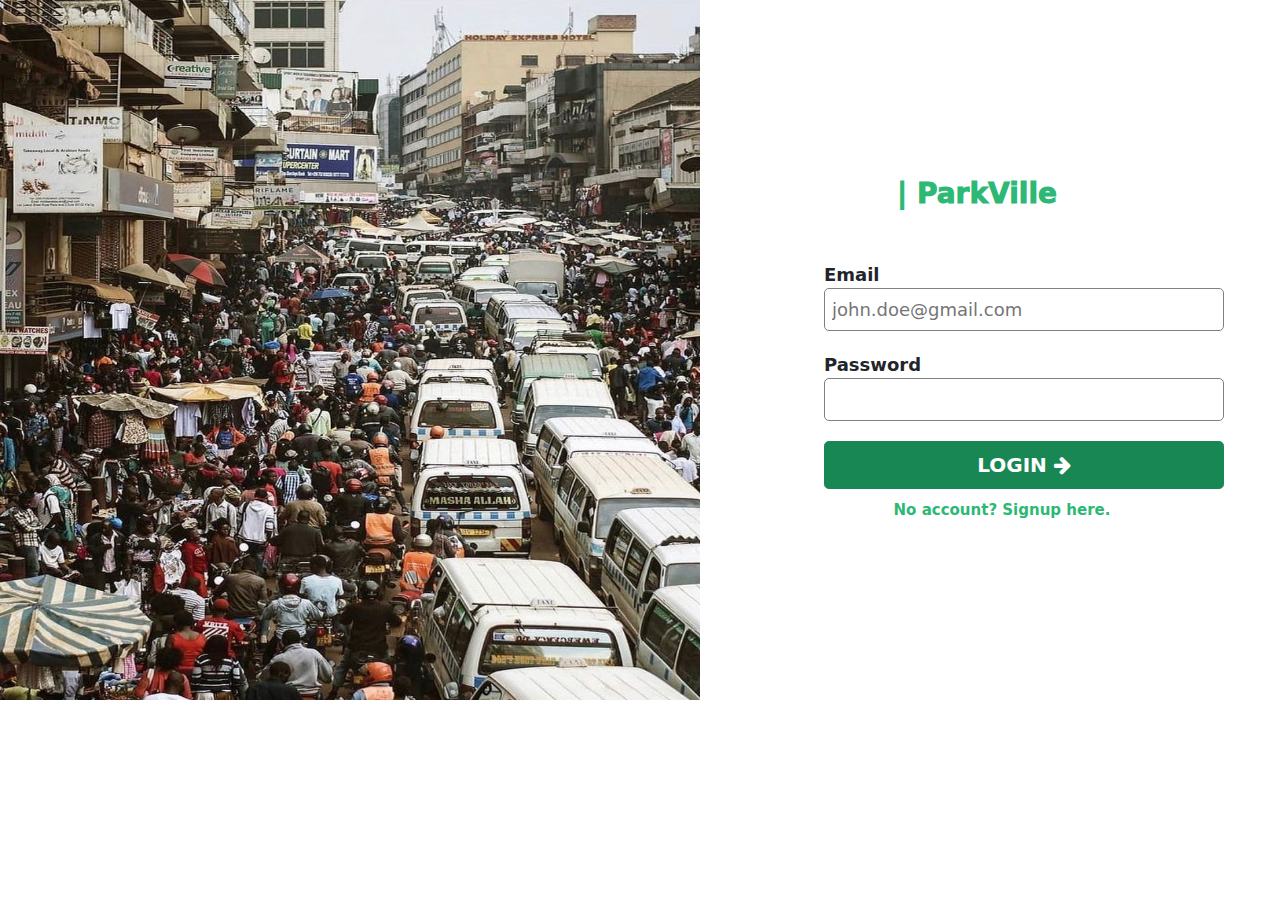
<file: login.html>
<!DOCTYPE html>
<html lang="en">
<head>
    <meta charset="UTF-8">
    <meta http-equiv="X-UA-Compatible" content="IE=edge">
    <meta name="viewport" content="width=device-width, initial-scale=1.0">
    <link rel="stylesheet" href="bootstrap-5.1.3-dist/css/bootstrap.css">
    <link rel="stylesheet" href="https://cdnjs.cloudflare.com/ajax/libs/font-awesome/4.7.0/css/font-awesome.min.css">
    <!-- <link rel="stylesheet" href="path/to/font-awesome/css/font-awesome.min.css"> -->
    <link rel="stylesheet" href="login.css">
    <title>Login</title>
</head>
<body onload="fastFocus()">
    <!-- <div class="container-main"> -->
        <div class="row">
            <div class="col">
                <img src="img/taxi-park.jpeg">
            </div>
            <div class="col align-self-center">
                <div class="LogIn-box">
                    <h2 class="logo"><a href="home.html">| ParkVille</a></h2>
                    <form name="loginRegister">
                        <label>Email</label>
                        <input name="email" type="email" id="email"  size= "50" onblur="usersE()" placeholder="john.doe@gmail.com">
                        <div class="text-danger font-weight-bold small" id="email3"></div>
                        <label>Password</label>
                        <input name="password" type="password" id="password" onblur="passVal(5,12)" placeholder="">
                        <div class="text-danger font-weight-bold small" id="pwd"></div>
                        <button name="" type="submit" value="Submit" id="signinButton" class="btn btn-success btn-lg btn-block"  style="width:100%; margin-top: 20px; font-weight: bold;">LOGIN <i class="fa fa-arrow-right" aria-hidden="true"></i></button>
                    </form>
                    <p>No account?<a href="signup.html"> Signup here.</a></p>
                </div>
            </div>
        </div>
    <!-- </div> -->

    <!-- <div class="position-fixed bottom-0 end-0 p-3" style="z-index: 11">
        <div  class="toast hide" role="alert" aria-live="assertive" aria-atomic="true">
          <div class="toast-header">
            <img src="..." class="rounded me-2" alt="...">
            <strong class="me-auto">Bootstrap</strong>
            <small>11 mins ago</small>
            <button type="button" class="btn-close" data-bs-dismiss="toast" aria-label="Close"></button>
          </div>
          <div id="liveToast" class="toast-body">
            Hello, world! This is a toast message.
          </div>
        </div>
      </div> -->

    <script src="bootstrap-5.1.3-dist/js/bootstrap.bundle.js"></script>
    <script src="login.js"></script>
    <script src="validationlogin.js"></script>
</body>
</html>
</file>
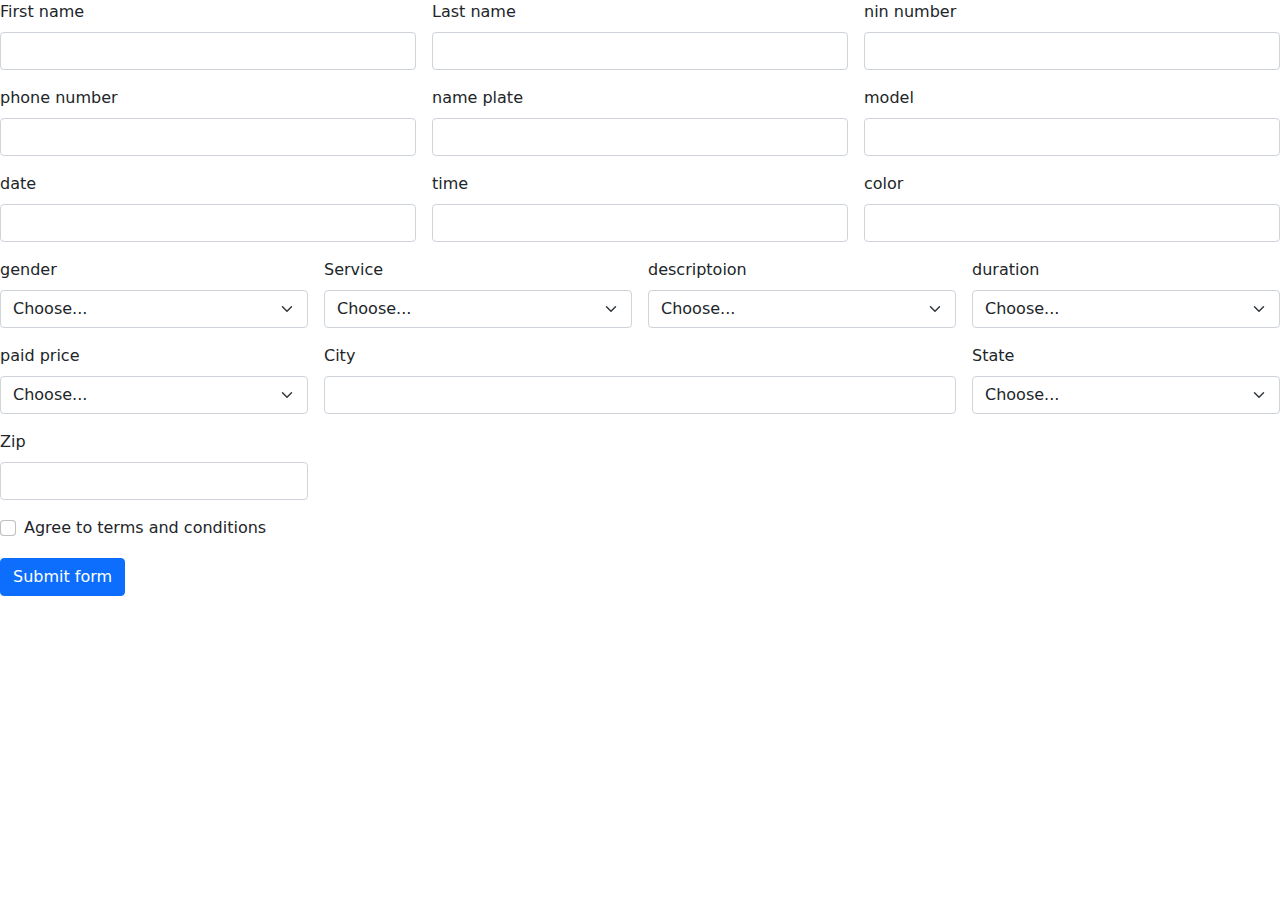
<file: regisster.html>
<!DOCTYPE html>
<html lang="en">
<head>
    <meta charset="UTF-8">
    <meta http-equiv="X-UA-Compatible" content="IE=edge">
    <meta name="viewport" content="width=device-width, initial-scale=1.0">
    <link rel="stylesheet" href="bootstrap-5.1.3-dist/css/bootstrap.css">
    <script src="bootstrap-5.1.3-dist/js/bootstrap.bundle.js"></script>
    <title>Document</title>
</head>
<body>
    <form class="row g-3 needs-validation" novalidate>
        <div class="col-md-4">
          <label for="validationCustom01" class="form-label">First name</label>
          <input type="text" class="form-control" id="validationCustom01" value="" required>
          <div class="valid-feedback">
            Looks good!
          </div>
        </div>
        <div class="col-md-4">
          <label for="validationCustom02" class="form-label">Last name</label>
          <input type="text" class="form-control" id="validationCustom02" value="" required>
          <div class="valid-feedback">
            Looks good!
          </div>
        </div>
        <div class="col-md-4">
            <label for="validationCustom01" class="form-label">nin number</label>
            <input type="text" class="form-control" id="validationCustom01" value="" required>
            <div class="valid-feedback">
              Looks good!
            </div>
        </div>
        <div class="col-md-4">
            <label for="validationCustom01" class="form-label">phone number</label>
            <input type="number" class="form-control" id="validationCustom01" value="" required>
            <div class="valid-feedback">
              Looks good!
            </div>
        </div>
        <div class="col-md-4">
            <label for="validationCustom01" class="form-label">name plate</label>
            <input type="text" class="form-control" id="validationCustom01" value="" required>
            <div class="valid-feedback">
              Looks good!
            </div>
        </div>
        <div class="col-md-4">
            <label for="validationCustom01" class="form-label">model</label>
            <input type="text" class="form-control" id="validationCustom01" value="" required>
            <div class="valid-feedback">
              Looks good!
            </div>
        </div>
        <div class="col-md-4">
            <label for="validationCustom01" class="form-label">date</label>
            <input type="text" class="form-control" id="validationCustom01" value="" required>
            <div class="valid-feedback">
              Looks good!
            </div>
        </div>
        <div class="col-md-4">
            <label for="validationCustom01" class="form-label">time</label>
            <input type="text" class="form-control" id="validationCustom01" value="" required>
            <div class="valid-feedback">
              Looks good!
            </div>
        </div>
        <div class="col-md-4">
            <label for="validationCustom01" class="form-label">color</label>
            <input type="text" class="form-control" id="validationCustom01" value="" required>
            <div class="valid-feedback">
              Looks good!
            </div>
        </div>
        <div class="col-md-3">
            <label for="validationCustom04" class="form-label">gender</label>
            <select class="form-select" id="validationCustom04" required>
              <option selected disabled value="">Choose...</option>
              <option>...</option>
            </select>
            <div class="invalid-feedback">
              Please select a valid state.
            </div>
        </div>
        <div class="col-md-3">
            <label for="validationCustom04" class="form-label">Service</label>
            <select class="form-select" id="validationCustom04" required>
              <option selected disabled value="">Choose...</option>
              <option>...</option>
            </select>
            <div class="invalid-feedback">
              Please select a valid state.
            </div>
        </div>
        <div class="col-md-3">
            <label for="validationCustom04" class="form-label">descriptoion</label>
            <select class="form-select" id="validationCustom04" required>
              <option selected disabled value="">Choose...</option>
              <option>...</option>
            </select>
            <div class="invalid-feedback">
              Please select a valid state.
            </div>
        </div>
        <div class="col-md-3">
            <label for="validationCustom04" class="form-label">duration</label>
            <select class="form-select" id="validationCustom04" required>
              <option selected disabled value="">Choose...</option>
              <option>...</option>
            </select>
            <div class="invalid-feedback">
              Please select a valid state.
            </div>
        </div>
        <div class="col-md-3">
            <label for="validationCustom04" class="form-label">paid price</label>
            <select class="form-select" id="validationCustom04" required>
              <option selected disabled value="">Choose...</option>
              <option>...</option>
            </select>
            <div class="invalid-feedback">
              Please select a valid state.
            </div>
        </div>
        <div class="col-md-6">
          <label for="validationCustom03" class="form-label">City</label>
          <input type="text" class="form-control" id="validationCustom03" required>
          <div class="invalid-feedback">
            Please provide a valid city.
          </div>
        </div>
        <div class="col-md-3">
          <label for="validationCustom04" class="form-label">State</label>
          <select class="form-select" id="validationCustom04" required>
            <option selected disabled value="">Choose...</option>
            <option>...</option>
          </select>
          <div class="invalid-feedback">
            Please select a valid state.
          </div>
        </div>
        <div class="col-md-3">
          <label for="validationCustom05" class="form-label">Zip</label>
          <input type="text" class="form-control" id="validationCustom05" required>
          <div class="invalid-feedback">
            Please provide a valid zip.
          </div>
        </div>
        <div class="col-12">
          <div class="form-check">
            <input class="form-check-input" type="checkbox" value="" id="invalidCheck" required>
            <label class="form-check-label" for="invalidCheck">
              Agree to terms and conditions
            </label>
            <div class="invalid-feedback">
              You must agree before submitting.
            </div>
          </div>
        </div>
        <div class="col-12">
          <button class="btn btn-primary" type="submit">Submit form</button>
        </div>
      </form>





      <script src="registrationValidation.js"></script>
</body>
</html>
</file>
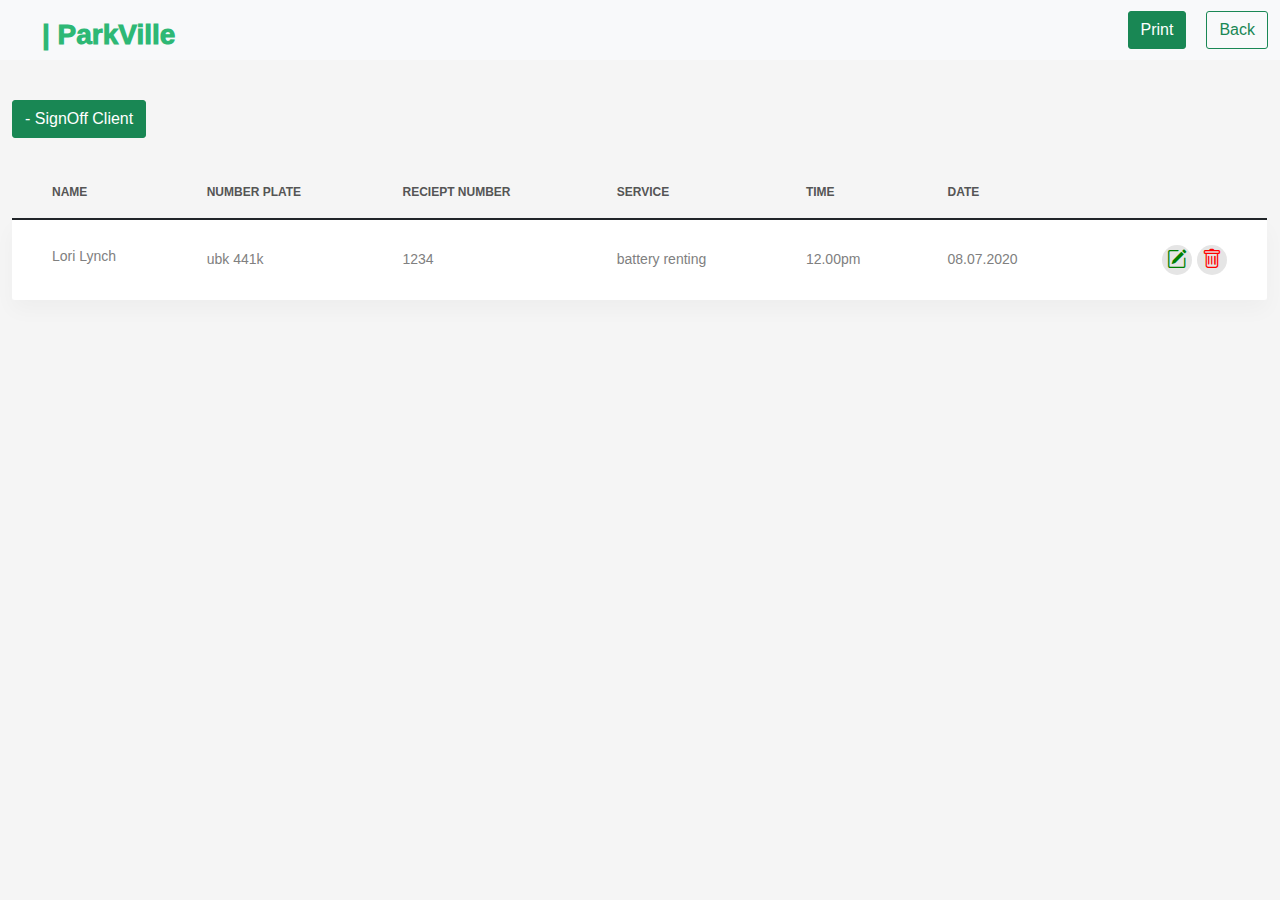
<file: signoff.html>
<!DOCTYPE html>
<html lang="en">
<head>
    <meta charset="UTF-8">
    <meta http-equiv="X-UA-Compatible" content="IE=edge">
    <meta name="viewport" content="width=device-width, initial-scale=1.0">
    <link rel="stylesheet" href="bootstrap-5.1.3-dist/css/bootstrap.css">
    <script src="bootstrap-5.1.3-dist/js/bootstrap.bundle.js"></script>
    <link rel="stylesheet" href="https://cdn.jsdelivr.net/npm/bootstrap-icons@1.8.1/font/bootstrap-icons.css">
    <link rel="stylesheet" href="dash.css">
    <link rel="stylesheet" href="theme.css">
    <title>sign off</title>
</head>
<body>
    <nav class="navbar navbar-light bg-light fixed-top">
        <div class="container-fluid">
          <h2 class="logo-two">| ParkVille</h2>
          <div class="d-flex">
              <div id="button-signoff">
                <button class="btn btn-success" onclick="window.print()">Print</button>
              </div>
              <div>
                <a href="dash.html"><button class="btn btn-outline-success">Back</button></a>
              </div>
              <div></div>
          </div>
        </div>
      </nav>

  

     <!-- sign off table -->
     <div class="container"id="container-two">
        <div id="signoff">
            <div id="signoff-button">
              <button type="button"class="btn btn-success button"data-bs-toggle="modal"data-bs-target="#exampleModal3"data-bs-whatever="@fat">
                - SignOff Client
              </button>
    
              <div
                class="modal fade"
                id="exampleModal3"
                tabindex="-1"
                aria-labelledby="exampleModalLabel"
                aria-hidden="true"
              >
                <div class="modal-dialog">
                  <div class="modal-content"id="all">
                    <div class="modal-header">
                      <h5 class="modal-title" id="exampleModalLabel">
                        SIGN OFF CLIENT FORM
                      </h5>
                      <button
                        type="button"
                        class="btn-close"
                        data-bs-dismiss="modal"
                        aria-label="Close"
                      ></button>
                    </div>
                    <div class="modal-body">
                      <form name="register" class="row g-3" id="regform">
                        <div class="col-md-6">
                          <label for="Name4" class="form-label">Name</label>
                          <input
                            type="text"
                            class="form-control"
                            id="inputName4"
                            placeholder="Name"
                            size=""
                            onblur=""
                            name="name" required
                          />
                        </div>
                        <div class="col-md-6">
                          <label for="inputRecieptnumber4" class="form-label"
                            >Reciept Number</label
                          >
                          <input
                            type="text"
                            class="form-control"
                            id="inputRecieptnumber4"
                            placeholder="reciept number"
                            size=""
                            onblur=""
                            name="recieptnumber" required
                          />
                        </div>
                        <div class="col-md-6">
                          <label for="inputninNumber" class="form-label"
                            >NIN Number</label
                          >
                          <input
                            type="text"
                            class="form-control"
                            id="inputninNumber"
                            placeholder="NIN Number"
                            size=""
                            onblur=""
                            name="ninnumber" required
                          />
                        </div>
                        <div class="col-md-6">
                          <label for="inputPhonenumber" class="form-label"
                            >phone number</label
                          >
                          <input
                            type="text"
                            class="form-control"
                            id="inputPhonenumber"
                            placeholder="phonenumber"
                            size=""
                            onblur=""
                            name="phonenumber" required
                          />
                        </div>
                        <div class="col-md-6">
                          <label for="inputModel" class="form-label">Model</label>
                          <input
                            type="text"
                            class="form-control"
                            id="inputModel"
                            placeholder="Model"
                            size=""
                            onblur=""
                            name="model" required
                          />
                        </div>
                        <div class="col-md-6">
                          <label for="Date" class="form-label">Date</label>
                          <input
                            type="date"
                            class="form-control"
                            id="inputDate"
                            size=""
                            onblur=""
                            name="date" required
                          />
                        </div>
                        <div class="col-md-6">
                          <label for="inputtime" class="form-label">Time</label>
                          <input
                            type="time"
                            class="form-control"
                            id="inputtime"
                            size=""
                            onblur=""
                            name="time" required
                          />
                        </div>
                        <div class="col-md-6">
                          <label for="inputgender" class="form-label"
                            >Gender</label
                          >
                          <select id="inputgender" class="form-select" type="text" name="gender" size=""
                          onblur=""required>
                            <option>Male</option>
                            <option>Female</option>
                          </select>
                        </div>
                        <div class="col-md-6">
                          <label for="inputservice" class="form-label"
                            >Service</label
                          >
                          <select id="inputgender" class="form-select" type="text" name="service" onblur="" required>
                            <option>Car</option>
                            <option>Renting Battery</option>
                            <option>Renting Bodaboda</option>
                            <option>Nil</option>
                          </select>
                        </div>
                        <div class="modal-footer">
                          <button
                            type="button"
                            class="btn btn-outline-secondary"
                            data-bs-dismiss="modal"
                          >
                            Close
                          </button>
                          <button type="submit" class="btn btn-outline-success">
                            Sign Off
                          </button>
                        </div>
                      </form>
                    </div>
                  </div>
                </div>
              </div>
           </div>
        </div>
         
        <div class="table-responsive table-responsive-data2">
          <table class="table table-data2">
            <thead>
              <tr>
                <th>Name</th>
                <th>Number plate</th>
                <th>Reciept Number</th>
                <th>service</th>
                <th>Time</th>
                <th>Date</th>
                
              </tr>
            </thead>
            <tbody>
              <tr class="tr-shadow">
                <td>Lori Lynch</td>
                <td>ubk 441k</td>
                <td>1234</td>
                <td>battery renting</td>
                <td>12.00pm</td>
                <td>08.07.2020</td>
                <td>
                  <div class="table-data-feature">
  <button type="button" class="btn item" data-bs-toggle="modal" data-bs-target="#exampleModal3" data-bs-whatever="@fat">
  <i class="bi bi-pencil-square" style="color:green;"></i>
  </button>
  
  <div class="modal fade" id="exampleModal3" tabindex="-1" aria-labelledby="exampleModalLabel" aria-hidden="true">
  <div class="modal-dialog">
    <div class="modal-content">
      <div class="modal-header">
        <h5 class="modal-title" id="exampleModalLabel">New message</h5>
        <button type="button" class="btn-close" data-bs-dismiss="modal" aria-label="Close"></button>
      </div>
      <div class="modal-body">
        <form>
          <div class="mb-3">
            <label for="recipient-name" class="col-form-label">Recipient:</label>
            <input type="text" class="form-control" id="recipient-name">
          </div>
          <div class="mb-3">
            <label for="message-text" class="col-form-label">Message:</label>
            <textarea class="form-control" id="message-text"></textarea>
          </div>
        </form>
      </div>
      <div class="modal-footer">
        <button type="button" class="btn btn-secondary" data-bs-dismiss="modal">Close</button>
        <button type="button" class="btn btn-primary">Send message</button>
      </div>
    </div>
  </div>
  </div>
                   
  <button type="button" class="btn item" data-bs-toggle="modal" data-bs-target="#exampleModaldelete">
  <i class="bi bi-trash" style="color:red;"></i>
  </button>
  
  
  <div class="modal fade" id="exampleModaldelete" tabindex="-1" aria-labelledby="exampleModalLabel" aria-hidden="true">
  <div class="modal-dialog">
    <div class="modal-content" id="delete-content">
      <div class="modal-header">
        <h5 class="modal-title" id="exampleModaldelete">Delete Client</h5>
        <button type="button" class="btn-close" data-bs-dismiss="modal" aria-label="Close"></button>
      </div>
       <div class="modal-body" id="body-delete">
        Are you sure you want to delete client
      </div>
      <div class="modal-footer">
        <button type="button" class="btn btn-outline-secondary" data-bs-dismiss="modal">Cancel</button>
        <button type="button" class="btn btn-danger">Delete</button>
      </div>
    </div>
  </div>
  </div>
                  </div>
                </td>
              </tr>
            </tbody>
          </table>
        </div>
      </div>
    
</body>
</html>
</file>
<file: login.css>
body {
    font-family: 'Roboto' sans-serif;
    font-size: 18px;
    font-weight: bold;
    overflow: hidden;
}

.logo{
    color: #2eb875;
    font-weight: 1000;
    font-size: 28px;
    text-align: center;
    padding-top: 15px;
    margin-right: 50px;
}
  
img {
    width: 700px;
    height: 700px;
}
  
.container-main {
    margin: auto;
    height: auto;
}
  
h1 {
    text-align: center;
    padding-top: 15px;
    margin-right: 50px;
    font-weight: lighter;
}
  
form {
    width: 400px;
    margin-left: 100px;
    margin-top: 50px;
}
  
form label {
    display: flex;
    margin-top: 20px;
    font-size: 18px;
}
  
form input {
    width: 100%;
    padding: 7px;
    border: none;
    border: 1px solid grey;
    border-radius: 5px;
    outline: none;
}

.LogIn-box a {
    text-decoration: none;
    color: #2eb875;
}
  
p {
    text-align: center;
    font-size: 15px;
    color:#2eb875;
    margin-top: 10px;
}

/* the snack bar */
/* The snackbar - position it at the bottom and in the middle of the screen */
#snackbar {
    visibility: hidden; /* Hidden by default. Visible on click */
    min-width: 250px; /* Set a default minimum width */
    margin-left: -125px; /* Divide value of min-width by 2 */
    background-color: #2eb875; /* Black background color */
    color: #fff; /* White text color */
    text-align: center; /* Centered text */
    border-radius: 2px; /* Rounded borders */
    padding: 16px; /* Padding */
    position: fixed; /* Sit on top of the screen */
    z-index: 1; /* Add a z-index if needed */
    left: 50%; /* Center the snackbar */
    bottom: 30px; /* 30px from the bottom */
}
  
  /* Show the snackbar when clicking on a button (class added with JavaScript) */
#snackbar.show {
    visibility: visible; /* Show the snackbar */
    /* Add animation: Take 0.5 seconds to fade in and out the snackbar.
    However, delay the fade out process for 2.5 seconds */
    -webkit-animation: fadein 0.5s, fadeout 0.5s 2.5s;
    animation: fadein 0.5s, fadeout 0.5s 2.5s;
}
  
  /* Animations to fade the snackbar in and out */
@-webkit-keyframes fadein {
    from {bottom: 0; opacity: 0;}
    to {bottom: 30px; opacity: 1;}
}
  
@keyframes fadein {
    from {bottom: 0; opacity: 0;}
    to {bottom: 30px; opacity: 1;}
}
  
@-webkit-keyframes fadeout {
    from {bottom: 30px; opacity: 1;}
    to {bottom: 0; opacity: 0;}
}
  
@keyframes fadeout {
    from {bottom: 30px; opacity: 1;}
    to {bottom: 0; opacity: 0;}
}
</file>
<file: dash.css>
body {
  margin: 0;
  padding: 0;
  background-color: whitesmoke;
}
.btn:focus{
  outline: none;
  box-shadow: none;
}
.btn-close:focus{
  outline: none;
  box-shadow: none;
}
.offcanvas-title {
  text-align: center;
  margin-right: 30px;
  color: #2eb875;
  font-weight: 1000;
  font-size: 28px;
}

.offcanvas-header {
  padding: 1rem 2rem;
}

.offcanvas-body {
  padding: 1rem 0rem;
}
/* the hr */
hr {
  margin-bottom: 20px;
}
/* logo two */
.logo-two {
  color: #2eb875;
  font-weight: 1000;
  font-size: 28px;
  margin-left: 30px;
  margin-top: 10px;
}
.sidenav a{
  text-decoration: none;
  color: #818181;
}
/* When you mouse over the navigation links, change their color */
.sidenav a:hover{
  /* transform: scale(1.5); */
  color: #48484d;
  background-color: rgb(115, 194, 115);
}

/* The navigation menu links */
.sidenav {
  padding: 5px 5px 8px 32px;
  font-size: 17px;
  color: #818181;
  display: block;
  transition: 0.3s;
}
.money {
  margin-top: 25px;
  font-weight: bolder;
  font-size: x-large;
}

#content {
  margin-right: 10px;
  margin-left: 10px;
  margin-top: 40px;
  margin-bottom: 30px;
}
.welcome {
  margin-left: 50px;
  margin-bottom: 30px;
  margin-top: 100px;
}
.welcome h4 {
  font-size: xx-large;
  font-weight: lighter;
  font-family: euclidCircularB, Arial, sans-serif;
  padding-bottom: 10px;
}
.welcome p {
  font-size: medium;
  font-family: euclidCircularB, Arial, sans-serif;
  font-weight: bolder;
  color: #2eb875;
}
span {
  padding-right: 10px;
}
/* the cards */
#content {
  margin-top: 20px;
  margin-bottom: 100px;
}
.card {
  margin-left: 50px;
  margin-right: 50px;
  box-shadow: rgb(0 0 0 / 15%) 0px 2px 8px;
  border-radius: 0.5rem;
  width: 88%;
  height: 300px;
  text-align: center;
}
#card-one {
  font-size: 1.15rem;
  color: #48484d;
  text-align: center;
}
#card-one h5{
  font-size: small;
  margin-top: 70px;
  font-weight: 100;
  color: #757575;
}
#card-one span{
  margin-left: 20px;
}
#card-two h5{
  font-weight: 200;
  color: #757575;
}
#title-one {
  font-family: euclidCircularB, Arial, sans-serif;
}
#text-one h5 {
  color: #757575;
  font-size: 1rem;
} 
#data-button {
  float: right;
  margin-bottom: 70px;
  font-family: euclidCircularB, Arial, sans-serif;
}
#add-button{
  margin-right: 25px;
}

th {
  background-color: blue;
  color: white;
} 

.m-b-35 {
  margin-bottom: unset !important;
}
#table-head {
  margin-left: 50px;
  font-size: xx-large;
  font-weight: bold;
  font-family: euclidCircularB, Arial, sans-serif;
}
#table-content {
  margin-top: 20px;
  margin-left: 35px;
  margin-right: 50px;
} 
.form-control:focus{
  outline: none;
  box-shadow: none;
}
.form-select:focus{
  outline: none;
  box-shadow: none;
}
.form-label:focus{
  outline: none;
  box-shadow:none;
}
.form-select{
  color: #757575;
  outline: none;
  box-shadow:none;
}
#exampleModalLabel{
  margin-left: 50px;
  font-size: x-large;
  font-weight: bold;
  font-family: euclidCircularB, Arial, sans-serif;
}

#regform{
  margin-top: 8px;
  padding: 0.375rem 0.75rem;
  font-size: 1rem;
  font-weight: 400;
  line-height: 1.5;
  color:  #757575;
  background-clip: padding-box;
  transition: border-color 0.15s ease-in-out, box-shadow 0.15s ease-in-out;
}
#all{
  background-color:whitesmoke;
}
#exampleModaldelete h5{
  align-content: center;
  font-size: xx-large;
  font-weight: bold;
  font-family: euclidCircularB, Arial, sans-serif;
}
#body-delete{
  /* height: 40px; */
  color: red;
  text-align: center;
  font-weight: light;
  font-family: euclidCircularB, Arial, sans-serif;
  font-size: medium;
  /* background-color: rgb(236, 188, 188); */
}
#delete-content{
  background-color: whitesmoke;
  width: 70%
}
.ul dropdown-menu{
  margin-bottom: 40px;
  width: 50px;
}
#container-two{
  margin-top: 100px;
}
#signoff{
  margin-top: 100px;
}
#totals{
  margin-top: 35px;
  font-weight: bolder;
}
.parking{
  margin-top: 40px;
  padding-bottom: 20px;
}
.battery{
  padding-bottom: 20px;
}
.car{
  padding-bottom: 20px;
}
#button-signoff{
  padding-right: 20px;
}
#signoff-button{
  /* float: right; */
  margin-bottom: 30px;

}
</file>
<file: theme.css>
/*------------------------------------------------------------------
[Master Stylesheet]

Project:  CoolAdmin
Version:	1.0
Last change:	08/10/2018 [Add Define a table of contents Link]
Assigned to:	Hau Nguyen
Primary use:	Open Source
-------------------------------------------------------------------*/
/*------------------------------------------------------------------
[LAYOUT]

* body
    + Header / header
	+ Page Content / .page-content .name-page
        + Section Layouts / section .name-section
        ...
	+ Footer / footer

-------------------------------------------------------------------*/
/*------------------------------------------------------------------
# [Color codes]

# Text Color (text): #666666
# Text Color Deep (Text, title): #333333

------------------------------------------------------------------*/
/*------------------------------------------------------------------
[Typography]

Notes:	decreasing heading by 0.4em with every subsequent heading level
-------------------------------------------------------------------*/
/*-----------------------------------------------------*/
/*                   SETTINGS                          */
/*-----------------------------------------------------*/
/*-----------------------------------------------------*/
/*                   TOOLS                             */
/*-----------------------------------------------------*/
/*-----------------------------------------------------*/
/*                   GENERIC                           */
/*-----------------------------------------------------*/
/* ----- Normalize ----- */
* {
    margin: 0;
    padding: 0;
    -webkit-box-sizing: border-box;
    -moz-box-sizing: border-box;
    box-sizing: border-box;
}

ul {
    margin: 0;
}

button,
input[type='button'] {
    cursor: pointer;
}

button:focus,
input:focus,
textarea:focus {
    outline: none;
}

input, textarea {
    border: none;
}

button {
    border: none;
    background: none;
}

img {
    max-width: 100%;
    height: auto;
}

p {
    margin: 0;
}

.table-responsive {
    padding-right: 1px;
}

.card {
    -webkit-border-radius: 3px;
    -moz-border-radius: 3px;
    border-radius: 3px;
}

.btn {
    -webkit-border-radius: 3px;
    -moz-border-radius: 3px;
    border-radius: 3px;
}

/* ----- Typography ----- */
body {
    font-family: "Poppins", sans-serif;
    font-weight: 400;
    font-size: 16px;
    line-height: 1.625;
    color: #666;
    -webkit-font-smoothing: antialiased;
    -moz-osx-font-smoothing: grayscale;
}

h1,
h2,
h3,
h4,
h5,
h6 {
    color: #333333;
    font-weight: 700;
    margin: 0;
    line-height: 1.2;
}

h1 {
    font-size: 36px;
}

h2 {
    font-size: 30px;
}

h3 {
    font-size: 24px;
}

h4 {
    font-size: 18px;
}

h5 {
    font-size: 15px;
}

h6 {
    font-size: 13px;
}

blockquote {
    margin: 0;
}

strong {
    font-weight: 700;
}

/*-----------------------------------------------------*/
/*                   ELEMENTS                          */
/*-----------------------------------------------------*/
/* ----- Title ----- */
.title--sbold {
    font-weight: 600;
}

.title-1 {
    text-transform: capitalize;
    font-weight: 400;
    font-size: 30px;
}

.title-2 {
    text-transform: capitalize;
    font-weight: 400;
    font-size: 24px;
    line-height: 1;
}

.title-3 {
    text-transform: capitalize;
    font-weight: 400;
    font-size: 24px;
    color: #333;
}

.title-3 i {
    margin-right: 13px;
    vertical-align: baseline;
}

.title-4 {
    font-weight: 500;
    font-size: 30px;
    color: #393939;
}

.title-5 {
    text-transform: capitalize;
    font-size: 22px;
    font-weight: 500;
    color: #393939;
}

.title-6 {
    font-size: 24px;
    font-weight: 500;
    color: #fff;
}

.heading-title {
    font-size: 24px;
    font-weight: 500;
    color: #333;
    text-transform: capitalize;
    margin-bottom: 10px;
}

/* ----- Links ----- */
a {
    display: inline-block;
}

a:hover,
a:focus,
a:active {
    text-decoration: none;
    outline: none;
}

a:hover,
a {
    -webkit-transition: all 0.3s ease;
    -o-transition: all 0.3s ease;
    -moz-transition: all 0.3s ease;
    transition: all 0.3s ease;
}

/*-----------------------------------------------------*/
/*                   OBJECTS                           */
/*-----------------------------------------------------*/
/* ----- Section----- */
section {
    position: relative;
}

.section__content {
    position: relative;
    margin: 0 auto;
    z-index: 1;
}

.section__content--w1830 {
    max-width: 1830px;
}

.section__content--p30 {
    padding: 0 30px;
}

@media (max-width: 991px) {
    .section__content--p30 {
        padding: 0;
    }
}

.section__content--p35 {
    padding: 0 35px;
}

/* ----- Page Wrapper----- */
/*Override Grid Bootstrap*/
@media (min-width: 1200px) {
    .container {
        max-width: 1320px;
    }
}

/*Page Objects*/
.page-wrapper {
    overflow: hidden;
    background: #e5e5e5;
    padding-bottom: 8vh;
}

@media (max-width: 991px) {
    .page-wrapper {
    overflow: auto;
    background: #e5e5e5;
    padding-bottom: 12vh;
}
}
.page-container {
    background: #e5e5e5;
    padding-left: 300px;
}

@media (max-width: 991px) {
    .page-container {
        position: relative;
        top: 88px;
        padding-left: 0;
    }
}

.page-container2 {
    background: #f2f2f2;
    padding-left: 300px;
}

@media (max-width: 991px) {
    .page-container2 {
        position: relative;
        padding-left: 0;
    }
}

.page-container3 {
    background: #f7f7f7;
}

.main-content {
    padding-top: 116px;
    min-height: 100vh;
}

@media (max-width: 991px) {
    .main-content {
        padding-top: 50px;
	padding-bottom: 100px;
    }
}

.page-content--bgf7 {
    background: #f7f7f7;
}

.page-content--bge5 {
    background: #e5e5e5;
    height: 100vh;
}

.login-wrap {
    max-width: 540px;
    padding-top: 8vh;
    margin: 0 auto;
}

.login-logo {
    text-align: center;
    margin-bottom: 30px;
}

.login-checkbox {
    display: -webkit-box;
    display: -webkit-flex;
    display: -moz-box;
    display: -ms-flexbox;
    display: flex;
    -webkit-box-pack: justify;
    -webkit-justify-content: space-between;
    -moz-box-pack: justify;
    -ms-flex-pack: justify;
    justify-content: space-between;
}

.login-checkbox label input[type="checkbox"] {
    margin-right: 8px;
}

.login-checkbox > label > a {
    color: #ff2e44;
}

@media (max-width: 991px) {
    .login-checkbox {
        -webkit-box-orient: vertical;
        -webkit-box-direction: normal;
        -webkit-flex-direction: column;
        -moz-box-orient: vertical;
        -moz-box-direction: normal;
        -ms-flex-direction: column;
        flex-direction: column;
    }
}

.login-form .form-group label {
    display: block;
}

.login-content {
    background: #fff;
    padding: 30px 30px 20px;
    -webkit-border-radius: 2px;
    -moz-border-radius: 2px;
    border-radius: 2px;
}

.social-login-content {
    border-top: 1px solid #e7e7e7;
    border-bottom: 1px solid #e7e7e7;
    padding: 20px 0px;
}

.register-link {
    padding-top: 15px;
    text-align: center;
    font-size: 14px;
}

.register-link > p > a {
    color: #ff2e44;
}

.fontawesome-list-wrap {
    background: #fff;
    border: 1px solid #C9CDD7;
    padding: 20px;
    -webkit-border-radius: 2px;
    -moz-border-radius: 2px;
    border-radius: 2px;
}

.fontawesome-list__title {
    padding-bottom: 20px;
    border-bottom: 1px solid #C9CDD7;
    margin-bottom: 20px;
    margin-top: 30px;
}

.fa-hover a {
    color: #666;
    font-size: 15px;
}

.fa-hover a i {
    margin-right: 10px;
}

.fa-hover a:hover {
    color: #333;
}

.main-content--pb30 {
    padding-bottom: 30px;
}

/*-----------------------------------------------------*/
/*                   COMPONENTS                        */
/*-----------------------------------------------------*/
/* ----- Buttons----- */
.au-btn {
    line-height: 45px;
    padding: 0 35px;
    text-transform: uppercase;
    color: #fff;
    -webkit-border-radius: 3px;
    -moz-border-radius: 3px;
    border-radius: 3px;
    -webkit-transition: all 0.3s ease;
    -o-transition: all 0.3s ease;
    -moz-transition: all 0.3s ease;
    transition: all 0.3s ease;
    cursor: pointer;
}

.au-btn:hover {
    color: #fff;
    background: #3868cd;
}

.au-btn--blue2 {
    background: #00aced;
}

.au-btn--blue2:hover {
    background: #00a2e3;
}

.au-btn--block {
    display: block;
    width: 100%;
}

.au-btn-icon i {
    vertical-align: baseline;
    margin-right: 5px;
}

.au-btn--blue {
    background: #4272d7;
}

.au-btn--green {
    background: #63c76a;
}

.au-btn--green:hover {
    background: #59bd60;
}

.au-btn-plus {
    position: absolute;
    height: 45px;
    width: 45px;
    background: #63c76a;
    -webkit-border-radius: 100%;
    -moz-border-radius: 100%;
    border-radius: 100%;
    -webkit-transition: all 0.3s ease;
    -o-transition: all 0.3s ease;
    -moz-transition: all 0.3s ease;
    transition: all 0.3s ease;
    bottom: -22.5px;
    right: 45px;
    z-index: 3;
}

.au-btn-plus i {
    position: absolute;
    top: 50%;
    left: 50%;
    -webkit-transform: translate(-50%, -50%);
    -moz-transform: translate(-50%, -50%);
    -ms-transform: translate(-50%, -50%);
    -o-transform: translate(-50%, -50%);
    transform: translate(-50%, -50%);
    font-size: 15px;
    font-weight: 500;
    color: #fff;
}

.au-btn-plus:hover {
    background: #59bd60;
}

.au-btn-load {
    background: #808080;
    padding: 0 40px;
    font-size: 15px;
    color: #fff;
}

.au-btn-load:hover {
    background: #767676;
}

.au-btn-filter {
    font-size: 14px;
    color: #808080;
    background: #fff;
    -webkit-border-radius: 3px;
    -moz-border-radius: 3px;
    border-radius: 3px;
    -webkit-box-shadow: 0px 10px 20px 0px rgba(0, 0, 0, 0.03);
    -moz-box-shadow: 0px 10px 20px 0px rgba(0, 0, 0, 0.03);
    box-shadow: 0px 10px 20px 0px rgba(0, 0, 0, 0.03);
    padding: 0 15px;
    line-height: 40px;
    text-transform: capitalize;
}

.au-btn-filter i {
    margin-right: 5px;
}

.au-btn--small {
    padding: 0 20px;
    line-height: 40px;
    font-size: 14px;
}

/*Page Loader*/
.page-loader {
    background: #f8f8f8;
    bottom: 0;
    left: 0;
    position: fixed;
    right: 0;
    top: 0;
    z-index: 99999;
}

.page-loader__spin {
    width: 35px;
    height: 35px;
    position: absolute;
    top: 50%;
    left: 50%;
    border-top: 6px solid #f6f6f6;
    border-right: 6px solid #f6f6f6;
    border-bottom: 6px solid #f6f6f6;
    border-left: 6px solid #1b1b1b;
    -webkit-border-radius: 50%;
    -moz-border-radius: 50%;
    border-radius: 50%;
    -webkit-animation: spinner 1000ms infinite linear;
    -moz-animation: spinner 1000ms infinite linear;
    -o-animation: spinner 1000ms infinite linear;
    animation: spinner 1000ms infinite linear;
    z-index: 100000;
}

@-webkit-keyframes spinner {
    0% {
        -webkit-transform: rotate(0deg);
        transform: rotate(0deg);
    }

    100% {
        -webkit-transform: rotate(360deg);
        transform: rotate(360deg);
    }
}

@-moz-keyframes spinner {
    0% {
        -webkit-transform: rotate(0deg);
        -moz-transform: rotate(0deg);
        transform: rotate(0deg);
    }

    100% {
        -webkit-transform: rotate(360deg);
        -moz-transform: rotate(360deg);
        transform: rotate(360deg);
    }
}

@-o-keyframes spinner {
    0% {
        -webkit-transform: rotate(0deg);
        -o-transform: rotate(0deg);
        transform: rotate(0deg);
    }

    100% {
        -webkit-transform: rotate(360deg);
        -o-transform: rotate(360deg);
        transform: rotate(360deg);
    }
}

@keyframes spinner {
    0% {
        -webkit-transform: rotate(0deg);
        -moz-transform: rotate(0deg);
        -o-transform: rotate(0deg);
        transform: rotate(0deg);
    }

    100% {
        -webkit-transform: rotate(360deg);
        -moz-transform: rotate(360deg);
        -o-transform: rotate(360deg);
        transform: rotate(360deg);
    }
}

/* ----- Form ----- */
.form-header {
    display: -webkit-box;
    display: -webkit-flex;
    display: -moz-box;
    display: -ms-flexbox;
    display: flex;
}

@media (max-width: 991px) {
    .form-header {
        -webkit-box-pack: center;
        -webkit-justify-content: center;
        -moz-box-pack: center;
        -ms-flex-pack: center;
        justify-content: center;
    }
}

.form-header2 .au-btn--submit {
    border: none;
    line-height: 45px;
}

.form-header2 .au-input {
    border-color: rgba(255, 255, 255, 0.2);
    background: rgba(255, 255, 255, 0.051);
    color: #999;
}

.form-header2 .au-input::-webkit-input-placeholder {
    /* WebKit, Blink, Edge */
    color: #999;
}

.form-header2 .au-input:-moz-placeholder {
    /* Mozilla Firefox 4 to 18 */
    color: #999;
    opacity: 1;
}

.form-header2 .au-input::-moz-placeholder {
    /* Mozilla Firefox 19+ */
    color: #999;
    opacity: 1;
}

.form-header2 .au-input:-ms-input-placeholder {
    /* Internet Explorer 10-11 */
    color: #999;
}

.form-header2 .au-input:-ms-input-placeholder {
    /* Microsoft Edge */
    color: #999;
}

/* ----- Input ----- */
.au-input {
    line-height: 43px;
    border: 1px solid #e5e5e5;
    font-size: 14px;
    color: #666;
    padding: 0 17px;
    -webkit-border-radius: 3px;
    -moz-border-radius: 3px;
    border-radius: 3px;
    -webkit-transition: all 0.5s ease;
    -o-transition: all 0.5s ease;
    -moz-transition: all 0.5s ease;
    transition: all 0.5s ease;
}

.au-input--style2 {
    color: #808080;
    line-height: 43px;
    border: 1px solid #e5e5e5;
    font-size: 14px;
    padding: 0 17px;
    -webkit-border-radius: 3px;
    -moz-border-radius: 3px;
    border-radius: 3px;
    -webkit-transition: all 0.5s ease;
    -o-transition: all 0.5s ease;
    -moz-transition: all 0.5s ease;
    transition: all 0.5s ease;
}

.au-input--full {
    width: 100%;
}

.au-input--h65 {
    line-height: 63px;
    font-size: 16px;
    color: #808080;
}

.au-input--w300 {
    min-width: 300px;
}

.au-input--w435 {
    min-width: 435px;
}

@media (max-width: 767px) {
    .au-input--w435 {
        min-width: 230px;
    }
}

.au-form-icon {
    position: relative;
}

.au-form-icon .au-input {
    padding-right: 80px;
}

.au-form-icon--sm {
    position: relative;
}

.au-form-icon--sm .au-input {
    padding-right: 43px;
}

.au-input-icon {
    position: absolute;
    top: 1px;
    right: 12px;
    width: 63px;
    height: 63px;
    line-height: 63px;
    text-align: center;
    display: block;
}

.au-input-icon i {
    font-size: 30px;
    color: #808080;
    position: absolute;
    top: 50%;
    left: 50%;
    -webkit-transform: translate(-50%, -50%);
    -moz-transform: translate(-50%, -50%);
    -ms-transform: translate(-50%, -50%);
    -o-transform: translate(-50%, -50%);
    transform: translate(-50%, -50%);
}

.au-input--xl {
    min-width: 935px;
}

@media (max-width: 1600px) {
    .au-input--xl {
        min-width: 350px;
    }
}

@media (max-width: 991px) {
    .au-input--xl {
        min-width: 350px;
    }
}

@media (max-width: 767px) {
    .au-input--xl {
        min-width: 150px;
    }
}

.au-btn--submit {
    position: relative;
    right: 0;
    min-width: 65px;
    line-height: 43px;
    border: 1px solid #e5e5e5;
    -webkit-border-radius: 3px;
    -moz-border-radius: 3px;
    border-radius: 3px;
    background: #4272d7;
    margin-left: -3px;
}

.au-btn--submit:hover {
    background: #3868cd;
}

.au-btn--submit > i {
    font-size: 20px;
    color: #fff;
    position: absolute;
    top: 50%;
    left: 50%;
    -webkit-transform: translate(-50%, -50%);
    -moz-transform: translate(-50%, -50%);
    -ms-transform: translate(-50%, -50%);
    -o-transform: translate(-50%, -50%);
    transform: translate(-50%, -50%);
}

.au-btn--submit2 {
    height: 43px;
    width: 43px;
    position: absolute;
    top: 1px;
    right: 0;
}

.au-btn--submit2 i {
    position: absolute;
    top: 50%;
    left: 50%;
    -webkit-transform: translate(-50%, -50%);
    -moz-transform: translate(-50%, -50%);
    -ms-transform: translate(-50%, -50%);
    -o-transform: translate(-50%, -50%);
    transform: translate(-50%, -50%);
    color: #4c4c4c;
    font-size: 20px;
}

.rs-select2--sm {
    width: 114px;
}

.rs-select2--md {
    width: 160px;
}

.select2-container {
    display: block;
    max-width: 100% !important;
    width: auto !important;
    outline: none;
}

.rs-select2--dark {
    display: inline-block;
}

@media (max-width: 767px) {
    .rs-select2--dark {
        display: block;
        margin-right: 0;
        margin-bottom: 10px;
    }
}

.rs-select2--dark .select2-container--default .select2-selection--single {
    border: none;
    outline: none;
    padding-left: 18px;
    -webkit-border-radius: 3px;
    -moz-border-radius: 3px;
    border-radius: 3px;
    height: 40px;
    background: #808080;
    display: -webkit-box;
    display: -webkit-flex;
    display: -moz-box;
    display: -ms-flexbox;
    display: flex;
    -webkit-box-align: center;
    -webkit-align-items: center;
    -moz-box-align: center;
    -ms-flex-align: center;
    align-items: center;
}

.rs-select2--dark .select2-container--default .select2-selection--single .select2-selection__rendered {
    color: #fff;
    font-size: 14px;
}

.rs-select2--dark .select2-container .select2-selection--single .select2-selection__rendered {
    padding: 0;
}

.rs-select2--dark .select2-container--default .select2-selection--single .select2-selection__arrow {
    height: 40px;
    top: 0;
    right: 13px;
}

.rs-select2--dark .select2-container--default .select2-selection--single .select2-selection__arrow b {
    border-color: #fff transparent transparent transparent;
}

.rs-select2--dark .select2-container--default.select2-container--open .select2-selection--single .select2-selection__arrow b {
    border-color: transparent transparent #fff transparent;
}

.rs-select2--dark .select2-container--open .select2-dropdown,
.rs-select2--trans .select2-container--open .select2-dropdown,
.rs-select2--light .select2-container--open .select2-dropdown,
.rs-select2--trans .select2-container--open .select2-dropdown {
    font-size: 14px;
    box-shadow: 0px 2px 15px 3px rgba(0,0,0,0.1);
    border-radius: 4px;
    border-top-left-radius: 4px;
    border-top-right-radius: 4px;
    border: 1px solid #e0e0e0;
    margin-top: 8px;
    overflow: hidden;
}

.rs-select2--dark .select2-container--open .select2-dropdown .select2-results__option ,
.rs-select2--trans .select2-container--open .select2-dropdown .select2-results__option,
.rs-select2--light .select2-container--open .select2-dropdown .select2-results__option {
    padding: 8px 16px;
}

.select2-container--default .select2-results__option--highlighted[aria-selected] {
    background: #4272d7;
}

.select2-container--default.select2-container--open.select2-container--below .select2-selection--single,
.select2-container--default.select2-container--open.select2-container--below .select2-selection--multiple {
    border-bottom-left-radius: 3px;
    border-bottom-right-radius: 3px;
 }

.rs-select2--border .select2-container--default .select2-selection--single,

.rs-select2--dark2 .select2-container--default .select2-selection--single {
    background: #555;
}

.rs-select2--light {
    display: inline-block;
}

@media (max-width: 767px) {
    .rs-select2--light {
        display: block;
        margin-right: 0;
        margin-bottom: 10px;
    }
}

.rs-select2--light .select2-container--default .select2-selection--single {
    border: none;
    outline: none;
    padding-left: 18px;
    -webkit-border-radius: 3px;
    -moz-border-radius: 3px;
    border-radius: 3px;
    height: 40px;
    background: #fff;
    display: -webkit-box;
    display: -webkit-flex;
    display: -moz-box;
    display: -ms-flexbox;
    display: flex;
    -webkit-box-align: center;
    -webkit-align-items: center;
    -moz-box-align: center;
    -ms-flex-align: center;
    align-items: center;
    -webkit-box-shadow: 0px 10px 20px 0px rgba(0, 0, 0, 0.03);
    -moz-box-shadow: 0px 10px 20px 0px rgba(0, 0, 0, 0.03);
    box-shadow: 0px 10px 20px 0px rgba(0, 0, 0, 0.03);
}

.rs-select2--light .select2-container--default .select2-selection--single .select2-selection__rendered {
    color: #808080;
    font-size: 14px;
}

.rs-select2--light .select2-container .select2-selection--single .select2-selection__rendered {
    padding: 0;
}

.rs-select2--light .select2-container--default .select2-selection--single .select2-selection__arrow {
    height: 40px;
    top: 0;
    right: 13px;
}

.rs-select2--light .select2-container--default .select2-selection--single .select2-selection__arrow b {
    border-color: #808080 transparent transparent transparent;
}

.rs-select2--light .select2-container--default.select2-container--open .select2-selection--single .select2-selection__arrow b {
    border-color: transparent transparent #808080 transparent;
}

.rs-select2--light v .select2-container--open .select2-dropdown {
    font-size: 14px;
}

.rs-select2--border .select2-container--default .select2-selection--single {
    background: transparent;
    border: 1px solid #e5e5e5;
}

.rs-select2--border .select2-container--default .select2-selection--single .select2-selection__rendered {
    color: #808080;
}

.rs-select2--border .select2-container--default .select2-selection--single .select2-selection__arrow b {
    border-color: #808080 transparent transparent transparent;
}

.rs-select2--border .select2-container--default.select2-container--open .select2-selection--single .select2-selection__arrow b {
    border-color: transparent transparent #808080 transparent;
}

.rs-select2--trans .select2-container--default .select2-selection--single {
    border: none;
    outline: none;
}

.rs-select2--trans .select2-container--default .select2-selection--single .select2-selection__rendered {
    color: #808080;
    font-size: 14px;
    padding-left: 0;
}

.rs-select2--trans .select2-container--open .select2-dropdown {
    font-size: 14px;
}

.au-checkbox {
    display: block;
    position: relative;
    cursor: pointer;
    font-size: 22px;
    -webkit-user-select: none;
    -moz-user-select: none;
    -ms-user-select: none;
    user-select: none;
}

.au-checkbox input {
    position: absolute;
    opacity: 0;
    cursor: pointer;
}

.au-checkmark {
    position: absolute;
    top: 0;
    left: 0;
    height: 22px;
    width: 22px;
    background-color: #fff;
    border: 2px solid #e5e5e5;
    -webkit-border-radius: 2px;
    -moz-border-radius: 2px;
    border-radius: 2px;
}

.au-checkbox:hover input ~ .au-checkmark {
    background-color: transparent;
}

.au-checkbox input:checked ~ .au-checkmark {
    background-color: transparent;
}

.au-checkmark:after {
    content: "";
    position: absolute;
    display: none;
}

.au-checkbox input:checked ~ .au-checkmark:after {
    display: block;
}

.au-checkbox .au-checkmark:after {
    left: 5px;
    top: -1px;
    width: 9px;
    height: 15px;
    border: solid #00ad5f;
    border-width: 0 4px 4px 0;
    -webkit-border-radius: 2px;
    -moz-border-radius: 2px;
    border-radius: 2px;
    -webkit-transform: rotate(45deg);
    -moz-transform: rotate(45deg);
    -ms-transform: rotate(45deg);
    -o-transform: rotate(45deg);
    transform: rotate(45deg);
}

.form-control {
    -webkit-border-radius: 2px;
    -moz-border-radius: 2px;
    border-radius: 2px;
}

.card {
    margin-bottom: 30px;
}

.input-group-addon {
    background-color: transparent;
    border-left: 0;
}

.input-group-addon, .input-group-btn {
    white-space: nowrap;
    vertical-align: middle;
}

.input-group-addon {
    padding: .5rem .75rem;
    margin-bottom: 0;
    font-size: 1rem;
    font-weight: 400;
    line-height: 1.25;
    color: #495057;
    text-align: center;
    background-color: #e9ecef;
    border: 1px solid rgba(0, 0, 0, 0.15);
    -webkit-border-radius: .25rem;
    -moz-border-radius: .25rem;
    border-radius: .25rem;
}

/* ----- Header ----- */
.header-desktop {
    background: #f5f5f5;
    -webkit-box-shadow: 0px 2px 5px 0px rgba(0, 0, 0, 0.1);
    -moz-box-shadow: 0px 2px 5px 0px rgba(0, 0, 0, 0.1);
    box-shadow: 0px 2px 5px 0px rgba(0, 0, 0, 0.1);
    position: fixed;
    top: 0;
    right: 0;
    left: 300px;
    height: 75px;
    z-index: 3;
}

.header-desktop .section__content {
    overflow: visible;
    position: absolute;
    top: 50%;
    left: 0;
    right: 0;
    -webkit-transform: translateY(-50%);
    -moz-transform: translateY(-50%);
    -ms-transform: translateY(-50%);
    -o-transform: translateY(-50%);
    transform: translateY(-50%);
}

@media (max-width: 991px) {
    .header-desktop {
        position: relative;
        top: 0;
        left: 0;
        height: 170px;
    }
}

.header-desktop .mess-dropdown {
    top: 51px;
}

.header-desktop .email-dropdown {
    top: 51px;
}

.header-desktop .notifi-dropdown {
    top: 51px;
}

@media (max-width: 991px) {
    .logo {
        text-align: center;
    }
}

.header-wrap {
    display: -webkit-box;
    display: -webkit-flex;
    display: -moz-box;
    display: -ms-flexbox;
    display: flex;
    -webkit-box-align: center;
    -webkit-align-items: center;
    -moz-box-align: center;
    -ms-flex-align: center;
    align-items: center;
    -webkit-box-pack: justify;
    -webkit-justify-content: space-between;
    -moz-box-pack: justify;
    -ms-flex-pack: justify;
    justify-content: space-between;
}

@media (min-width: 992px) and (max-width: 1199px) {
    .header-wrap .account-item > .content {
        display: none;
    }
}

@media (max-width: 991px) {
    .header-wrap {
        -webkit-box-orient: vertical;
        -webkit-box-direction: normal;
        -webkit-flex-direction: column;
        -moz-box-orient: vertical;
        -moz-box-direction: normal;
        -ms-flex-direction: column;
        flex-direction: column;
    }

    .header-wrap .mess-dropdown {
        left: 0;
    }

    .header-wrap .mess-dropdown::before {
        left: 0;
    }

    .header-wrap .notifi-dropdown {
        left: -83px;
    }

    .header-wrap .notifi-dropdown::before {
        left: 79px;
    }
}

.header-button {
    display: -webkit-box;
    display: -webkit-flex;
    display: -moz-box;
    display: -ms-flexbox;
    display: flex;
    -webkit-box-align: center;
    -webkit-align-items: center;
    -moz-box-align: center;
    -ms-flex-align: center;
    align-items: center;
}

@media (max-width: 991px) {
    .header-button {
        margin-top: 30px;
        width: 100%;
        -webkit-box-pack: justify;
        -webkit-justify-content: space-between;
        -moz-box-pack: justify;
        -ms-flex-pack: justify;
        justify-content: space-between;
    }
}

.noti-wrap {
    height: 45px;
    display: -webkit-box;
    display: -webkit-flex;
    display: -moz-box;
    display: -ms-flexbox;
    display: flex;
    -webkit-box-align: center;
    -webkit-align-items: center;
    -moz-box-align: center;
    -ms-flex-align: center;
    align-items: center;
}

.noti-wrap .noti__item:last-child {
    margin-right: 50px;
}

@media (max-width: 1200px) {
    .noti-wrap .noti__item:last-child {
        margin-right: 30px;
    }
}

@media (max-width: 991px) {
    .noti-wrap .noti__item:last-child {
        margin-right: 0;
    }
}

.noti__item {
    position: relative;
    margin-right: 35px;
    display: inline-block;
    cursor: pointer;
}

@media (max-width: 1200px) {
    .noti__item {
        margin-right: 25px;
    }
}

@media (max-width: 767px) {
    .noti__item {
        margin-right: 20px;
    }
}

.noti__item:hover i {
    color: #999;
}

.noti__item i {
    font-size: 30px;
    color: #a9b3c9;
    -webkit-transition: all 0.5s ease;
    -o-transition: all 0.5s ease;
    -moz-transition: all 0.5s ease;
    transition: all 0.5s ease;
    vertical-align: middle;
}

@media (max-width: 767px) {
    .noti__item i {
        font-size: 24px;
    }
}

.noti__item .quantity {
    position: absolute;
    display: inline-block;
    top: -4px;
    right: -7px;
    height: 15px;
    width: 15px;
    line-height: 15px;
    text-align: center;
    background: #ff4b5a;
    color: #fff;
    -webkit-border-radius: 100%;
    -moz-border-radius: 100%;
    border-radius: 100%;
    font-size: 12px;
}

.account-wrap {
    position: relative;
}

.account-item {
    cursor: pointer;
}

.account-item .image {
    width: 45px;
    height: 45px;
    float: left;
    overflow: hidden;
    -webkit-border-radius: 3px;
    -moz-border-radius: 3px;
    border-radius: 3px;
}

.account-item .image > img {
    width: 100%;
}

.account-item > .content {
    margin-left: 45px;
    padding: 9px 0;
    padding-left: 12px;
}

.account-item > .content > a {
    color: #333;
    text-transform: capitalize;
    font-weight: 500;
}

.account-item > .content > a:after {
    font-family: "Material-Design-Iconic-Font";
    font-weight: 500;
    content: '\f2f9';
    display: inline-block;
    font-size: 16px;
    margin-left: 5px;
}

.account-item > .content > a:hover {
    color: #666;
}

.account-dropdown {
    min-width: 305px;
    position: absolute;
    top: 58px;
    right: 0;
    background: #fff;
    -webkit-box-shadow: 0px 5px 10px 0px rgba(0, 0, 0, 0.1);
    -moz-box-shadow: 0px 5px 10px 0px rgba(0, 0, 0, 0.1);
    box-shadow: 0px 5px 10px 0px rgba(0, 0, 0, 0.1);
    -webkit-transform: scale(0);
    -moz-transform: scale(0);
    -ms-transform: scale(0);
    -o-transform: scale(0);
    transform: scale(0);
    -webkit-transition: all 0.4s ease;
    -o-transition: all 0.4s ease;
    -moz-transition: all 0.4s ease;
    transition: all 0.4s ease;
    -webkit-transform-origin: right top;
    -moz-transform-origin: right top;
    -ms-transform-origin: right top;
    -o-transform-origin: right top;
    transform-origin: right top;
    z-index: 3;
}

.account-dropdown .info {
    padding: 25px;
    border-top: 1px solid #f5f5f5;
    border-bottom: 1px solid #f2f2f2;
}

.account-dropdown .info .image {
    float: left;
    height: 65px;
    width: 65px;
    overflow: hidden;
    -webkit-border-radius: 3px;
    -moz-border-radius: 3px;
    border-radius: 3px;
}

.account-dropdown .info .content {
    margin-left: 65px;
    padding: 11px 0;
    padding-left: 12px;
}

.account-dropdown .info .content .name {
    line-height: -webkit-calc(20/16);
    line-height: -moz-calc(20/16);
    line-height: calc(20/16);
}

.account-dropdown .info .content .name a {
    color: #333;
    font-weight: 500;
    /* text-transform: capitalize; */
}

.account-dropdown .info .content .name a:hover {
    color: #666;
}

.account-dropdown .info .content .email {
    font-size: 13px;
    color: #999;
    line-height: -webkit-calc(20/13);
    line-height: -moz-calc(20/13);
    line-height: calc(20/13);
}

.account-dropdown:after {
    content: '';
    display: block;
    width: 19px;
    height: 19px;
    border-bottom: 9px solid #fff;
    border-top: 9px solid transparent;
    border-left: 9px solid transparent;
    border-right: 9px solid transparent;
    position: absolute;
    top: -18px;
    right: 33px;
}

.account-dropdown__item a {
    display: block;
    color: #333;
    padding: 15px 25px;
    font-size: 14px;
}

.account-dropdown__item a:hover {
    background: #4272d7;
    color: #fff;
}

.account-dropdown__item a i {
    line-height: 1;
    margin-right: 20px;
    font-size: 18px;
    vertical-align: middle;
}

.account-dropdown__body {
    padding: 12px 0;
}

.account-dropdown__footer {
    border-top: 1px solid #f2f2f2;
}

.account-dropdown__footer a {
    display: block;
    color: #333;
    padding: 15px 25px;
    font-size: 14px;
}

.account-dropdown__footer a:hover {
    background: #4272d7;
    color: #fff;
}

.account-dropdown__footer a i {
    line-height: 1;
    margin-right: 20px;
    font-size: 18px;
    vertical-align: middle;
}

.menu-sidebar {
    width: 300px;
    position: fixed;
    left: 0;
    top: 0;
    bottom: 0;
    background: #fff;
    overflow-y: auto;
}

.menu-sidebar .logo {
    background: #f5f5f5;
    height: 75px;
    padding: 0 35px;
    display: -webkit-box;
    display: -webkit-flex;
    display: -moz-box;
    display: -ms-flexbox;
    display: flex;
    -webkit-box-align: center;
    -webkit-align-items: center;
    -moz-box-align: center;
    -ms-flex-align: center;
    align-items: center;
    -webkit-box-shadow: 0px 2px 5px 0px rgba(0, 0, 0, 0.1);
    -moz-box-shadow: 0px 2px 5px 0px rgba(0, 0, 0, 0.1);
    box-shadow: 0px 2px 5px 0px rgba(0, 0, 0, 0.1);
    border-right: 1px solid #e5e5e5;
    position: relative;
    z-index: 3;
}

.menu-sidebar .navbar__list .navbar__sub-list {
    display: none;
    padding-left: 34px;
}

.menu-sidebar .navbar__list .navbar__sub-list li a {
    padding: 11.5px 0;
}

.menu-sidebar__content {
    position: relative;
    height: -webkit-calc(100vh - 75px);
    height: -moz-calc(100vh - 75px);
    height: calc(100vh - 75px);
}

.navbar-sidebar {
    padding: 35px;
    padding-bottom: 0;
}

.navbar-sidebar .navbar__list li a {
    display: block;
    color: #555;
    font-size: 16px;
    padding: 15px 0;
}

.navbar-sidebar .navbar__list li a i {
    margin-right: 19px;
}

.navbar-sidebar .navbar__list li a:hover {
    color: #4272d7;
}

.navbar-sidebar .navbar__list li.active > a {
    color: #4272d7;
}

.has-sub {
    position: relative;
}

.header-mobile {
    position: absolute;
    top: 0;
    left: 0;
    right: 0;
}

.header-mobile .header-mobile__bar {
    padding: 15px 0;
}

.header-mobile .header-mobile-inner {
    display: -webkit-box;
    display: -webkit-flex;
    display: -moz-box;
    display: -ms-flexbox;
    display: flex;
    -webkit-box-align: center;
    -webkit-align-items: center;
    -moz-box-align: center;
    -ms-flex-align: center;
    align-items: center;
    -webkit-box-pack: justify;
    -webkit-justify-content: space-between;
    -moz-box-pack: justify;
    -ms-flex-pack: justify;
    justify-content: space-between;
}

.header-mobile .hamburger {
    width: 36px;
    height: 36px;
    padding: 0;
    line-height: 1;
    vertical-align: top;
    background: #fff;
    display: -webkit-box;
    display: -webkit-flex;
    display: -moz-box;
    display: -ms-flexbox;
    display: flex;
    -webkit-box-pack: center;
    -webkit-justify-content: center;
    -moz-box-pack: center;
    -ms-flex-pack: center;
    justify-content: center;
    -webkit-box-align: center;
    -webkit-align-items: center;
    -moz-box-align: center;
    -ms-flex-align: center;
    align-items: center;
}

.header-mobile .hamburger .hamburger-box {
    width: 20px;
    height: 15px;
}

.header-mobile .hamburger .hamburger-box .hamburger-inner {
    width: 20px;
    height: 2px;
    -webkit-border-radius: 0;
    -moz-border-radius: 0;
    border-radius: 0;
}

.header-mobile .hamburger .hamburger-box .hamburger-inner:before {
    width: 20px;
    height: 2px;
    top: 6px;
}

.header-mobile .hamburger .hamburger-box .hamburger-inner:after {
    top: 12px;
    width: 20px;
    height: 2px;
}

.header-mobile .navbar-mobile {
    display: none;
    position: absolute;
    width: 100%;
    top: 88px;
    z-index: 20;
}

.header-mobile .navbar-mobile .navbar-mobile__list {
    background: #f8f8f8;
}

.header-mobile .navbar-mobile .navbar-mobile__list > li > a {
    padding-left: 15px !important;
}

.header-mobile .navbar-mobile .navbar-mobile__list li a {
    color: #555;
    display: block;
    padding: 10px 15px;
    padding-right: 25px;
    padding-left: 0;
    border-bottom: 1px solid #e6e6e6;
    text-transform: capitalize;
    line-height: inherit;
}

.header-mobile .navbar-mobile .navbar-mobile__list li a:hover {
    color: #4272d7;
}

.header-mobile .navbar-mobile .navbar-mobile__list li a > i {
    margin-right: 19px;
}

.header-mobile .navbar-mobile .navbar-mobile__list li.has-dropdown > a:after {
    content: '\f105';
    font-family: FontAwesome, cursive;
    float: right;
    font-size: 16px;
    line-height: 22px;
    -webkit-transition: all 0.3s ease;
    -o-transition: all 0.3s ease;
    -moz-transition: all 0.3s ease;
    transition: all 0.3s ease;
}

.header-mobile .navbar-mobile .navbar-mobile__list li.has-dropdown > a.active::after {
    -webkit-transform: rotate(90deg);
    -moz-transform: rotate(90deg);
    -ms-transform: rotate(90deg);
    -o-transform: rotate(90deg);
    transform: rotate(90deg);
}

.header-mobile .navbar-mobile .navbar-mobile__dropdown {
    padding-left: 35px;
    display: none;
}

.navbar-mobile-sub__list {
    display: none;
    padding-left: 30px;
    background: #fff;
}

.header-mobile .navbar-mobile .navbar-mobile-sub__list li a {
    padding-left: 15px;
}

.header-mobile-2 {
    background: #393939;
    position: static;
}

.header-mobile-2.header-mobile .navbar-mobile {
    top: 82px;
}

.header-mobile-2.header-mobile .hamburger {
    background: transparent;
}

.header-mobile-2.header-mobile .hamburger .hamburger-box .hamburger-inner {
    background: #fff;
}

.header-mobile-2.header-mobile .hamburger .hamburger-box .hamburger-inner::before {
    background: #fff;
}

.header-mobile-2.header-mobile .hamburger .hamburger-box .hamburger-inner::after {
    background: #fff;
}

.sub-header-mobile-2 {
    background: #fff;
    padding: 15px;
}

.sub-header-mobile-2 .header__tool {
    -webkit-box-pack: end;
    -webkit-justify-content: flex-end;
    -moz-box-pack: end;
    -ms-flex-pack: end;
    justify-content: flex-end;
}

.sub-header-mobile-2 .header__tool .header-button-item {
    color: #a9b3c9;
}

.sub-header-mobile-2 .header__tool .account-wrap .account-item--style2 .content a {
    color: #333;
}

.sub-header-mobile-2 .header__tool .notifi-dropdown {
    top: 49px;
}

.sub-header-mobile-2 .header__tool .setting-dropdown {
    top: 49px;
}

.hamburger.is-active .hamburger-box .hamburger-inner:after {
    -webkit-transform: translate3d(0, -12px, 0) rotate(-90deg);
    -moz-transform: translate3d(0, -12px, 0) rotate(-90deg);
    transform: translate3d(0, -12px, 0) rotate(-90deg);
}

.mess-dropdown, .email-dropdown, .notifi-dropdown, .setting-dropdown {
    position: absolute;
    z-index: 9999;
    min-width: 340px;
    background: #fff;
    -webkit-box-shadow: 0px 5px 10px 0px rgba(0, 0, 0, 0.1);
    -moz-box-shadow: 0px 5px 10px 0px rgba(0, 0, 0, 0.1);
    box-shadow: 0px 5px 10px 0px rgba(0, 0, 0, 0.1);
    border: 1px solid #e5e5e5;
    -webkit-transform: scale(0);
    -moz-transform: scale(0);
    -ms-transform: scale(0);
    -o-transform: scale(0);
    transform: scale(0);
    -webkit-transition: all 0.4s ease;
    -o-transition: all 0.4s ease;
    -moz-transition: all 0.4s ease;
    transition: all 0.4s ease;
    -webkit-transform-origin: left top;
    -moz-transform-origin: left top;
    -ms-transform-origin: left top;
    -o-transform-origin: left top;
    transform-origin: left top;
    top: 100%;
    left: 0;
}

.mess-dropdown:before, .email-dropdown:before, .notifi-dropdown:before, .setting-dropdown:before {
    content: '';
    display: block;
    width: 19px;
    height: 19px;
    border-bottom: 9px solid #fff;
    border-top: 9px solid transparent;
    border-left: 9px solid transparent;
    border-right: 9px solid transparent;
    position: absolute;
    top: -17px;
    left: 55px;
    z-index: 3;
}

.mess__title, .email__title, .notifi__title {
    padding: 22px;
    border-bottom: 1px solid #f2f2f2;
    cursor: default;
}

.mess__title p, .email__title p, .notifi__title p {
    line-height: -webkit-calc(29/14);
    line-height: -moz-calc(29/14);
    line-height: calc(29/14);
    font-size: 14px;
    color: #808080;
}

.mess__footer a, .email__footer a, .notifi__footer a {
    display: block;
    text-transform: capitalize;
    text-align: center;
    font-size: 14px;
    color: #4272d7;
    padding: 24px 0;
}

.mess__footer a:hover, .email__footer a:hover, .notifi__footer a:hover {
    color: #3868cd;
}

.mess-dropdown {
    top: 49px;
    left: -55px;
}

.mess__item {
    padding: 19px 22px;
    padding-bottom: 14px;
    border-bottom: 1px solid #f2f2f2;
    display: -webkit-box;
    display: -webkit-flex;
    display: -moz-box;
    display: -ms-flexbox;
    display: flex;
    -webkit-transition: all 0.5s ease;
    -o-transition: all 0.5s ease;
    -moz-transition: all 0.5s ease;
    transition: all 0.5s ease;
}

.mess__item:hover {
    background: #f7f7f7;
}

.mess__item .image {
    margin-right: 15px;
}

.mess__item .content {
    width: -webkit-calc(100% - 55px);
    width: -moz-calc(100% - 55px);
    width: calc(100% - 55px);
    text-align: left;
}

.mess__item .content h6 {
    font-size: 14px;
    font-weight: 600;
    padding-top: 4px;
}

.mess__item .content p {
    font-size: 14px;
    color: #555;
    line-height: -webkit-calc(24/14);
    line-height: -moz-calc(24/14);
    line-height: calc(24/14);
    margin-bottom: 4px;
}

.mess__item .content .time {
    font-size: 12px;
    color: #999;
}

.email-dropdown {
    top: 49px;
    left: -53px;
}

.email__item {
    display: -webkit-box;
    display: -webkit-flex;
    display: -moz-box;
    display: -ms-flexbox;
    display: flex;
    padding: 19px 22px;
    padding-bottom: 14px;
    border-bottom: 1px solid #f2f2f2;
    -webkit-transition: all 0.5s ease;
    -o-transition: all 0.5s ease;
    -moz-transition: all 0.5s ease;
    transition: all 0.5s ease;
}

.email__item:hover {
    background: #f7f7f7;
}

.email__item .image {
    margin-right: 15px;
}

.email__item .content {
    width: -webkit-calc(100% - 55px);
    width: -moz-calc(100% - 55px);
    width: calc(100% - 55px);
    text-align: left;
    font-size: 14px;
}

.email__item .content p {
    color: #555;
    line-height: 1;
    padding-top: 4px;
    margin-bottom: 3px;
}

.email__item .content span {
    font-size: 12px;
    color: #999;
}

.notifi-dropdown {
    left: -117px;
    top: 49px;
}

.notifi-dropdown::before {
    left: 63px;
}

.notifi__item {
    display: -webkit-box;
    display: -webkit-flex;
    display: -moz-box;
    display: -ms-flexbox;
    display: flex;
    padding: 19px 22px;
    padding-bottom: 14px;
    border-bottom: 1px solid #f2f2f2;
    -webkit-transition: all 0.5s ease;
    -o-transition: all 0.5s ease;
    -moz-transition: all 0.5s ease;
    transition: all 0.5s ease;
}

.notifi__item:hover {
    background: #f7f7f7;
}

.notifi__item .img-cir {
    position: relative;
    margin-right: 15px;
}

.notifi__item .img-cir i {
    font-size: 22px;
    color: #fff;
    position: absolute;
    top: 50%;
    left: 50%;
    -webkit-transform: translate(-50%, -50%);
    -moz-transform: translate(-50%, -50%);
    -ms-transform: translate(-50%, -50%);
    -o-transform: translate(-50%, -50%);
    transform: translate(-50%, -50%);
}

.notifi__item .content {
    width: -webkit-calc(100% - 55px);
    width: -moz-calc(100% - 55px);
    width: calc(100% - 55px);
    text-align: left;
    font-size: 14px;
}

.notifi__item .content p {
    color: #555;
    line-height: 1;
    padding-top: 5px;
    margin-bottom: 2px;
}

.notifi__item .content .date {
    font-size: 12px;
    color: #999;
}

.show-dropdown .js-dropdown {
    -webkit-transform: scale(1);
    -moz-transform: scale(1);
    -ms-transform: scale(1);
    -o-transform: scale(1);
    transform: scale(1);
}

.menu-sidebar-min {
    position: fixed;
    top: 0;
    left: 0;
    height: 100%;
}

.menu-sidebar2 {
    width: 300px;
    position: fixed;
    left: 0;
    top: 0;
    bottom: 0;
    background: #fff;
    overflow-y: auto;
    height: 100vh;
    -webkit-transition: all 0.5s ease;
    -o-transition: all 0.5s ease;
    -moz-transition: all 0.5s ease;
    transition: all 0.5s ease;
    z-index: 1000;
}

.menu-sidebar2 .logo {
    height: 75px;
    display: -webkit-box;
    display: -webkit-flex;
    display: -moz-box;
    display: -ms-flexbox;
    display: flex;
    -webkit-box-align: center;
    -webkit-align-items: center;
    -moz-box-align: center;
    -ms-flex-align: center;
    align-items: center;
    background: #365cad;
    padding: 0 35px;
}

@media (max-width: 991px) {
    .menu-sidebar2 {
        top: 0;
        right: -300px;
        left: auto;
        -webkit-box-shadow: 0px 5px 10px 0px rgba(0, 0, 0, 0.1);
        -moz-box-shadow: 0px 5px 10px 0px rgba(0, 0, 0, 0.1);
        box-shadow: 0px 5px 10px 0px rgba(0, 0, 0, 0.1);
    }

    .menu-sidebar2.show-sidebar {
        right: 0;
    }
}

.account2 {
    padding: 38px;
    display: -webkit-box;
    display: -webkit-flex;
    display: -moz-box;
    display: -ms-flexbox;
    display: flex;
    -webkit-box-pack: center;
    -webkit-justify-content: center;
    -moz-box-pack: center;
    -ms-flex-pack: center;
    justify-content: center;
    -webkit-box-align: center;
    -webkit-align-items: center;
    -moz-box-align: center;
    -ms-flex-align: center;
    align-items: center;
    -webkit-box-orient: vertical;
    -webkit-box-direction: normal;
    -webkit-flex-direction: column;
    -moz-box-orient: vertical;
    -moz-box-direction: normal;
    -ms-flex-direction: column;
    flex-direction: column;
    border-bottom: 1px  solid #f2f2f2;
}

.account2 .name {
    text-transform: capitalize;
    font-weight: 500;
    font-size: 20px;
    margin-top: 20px;
    margin-bottom: 5px;
}

.account2 > a {
    font-size: 14px;
    color: #999;
}

.account2 > a:hover {
    color: #666;
}

.menu-sidebar2__content {
    height: -webkit-calc(100vh - 75px);
    height: -moz-calc(100vh - 75px);
    height: calc(100vh - 75px);
    border-right: 1px solid #e5e5e5;
    position: relative;
}

.navbar-sidebar2 .navbar__list li {
    position: relative;
    cursor: pointer;
}

.navbar-sidebar2 .navbar__list li .arrow {
    position: absolute;
    right: 15px;
    top: 0;
    text-align: center;
    vertical-align: middle;
    height: 63px;
    width: 63px;
    line-height: 63px;
    -webkit-transition: all 0.5s ease;
    -o-transition: all 0.5s ease;
    -moz-transition: all 0.5s ease;
    transition: all 0.5s ease;
}

.navbar-sidebar2 .navbar__list li .arrow.up {
    -webkit-transform: rotate(-180deg);
    -moz-transform: rotate(-180deg);
    -ms-transform: rotate(-180deg);
    -o-transform: rotate(-180deg);
    transform: rotate(-180deg);
}

.navbar-sidebar2 .navbar__list li .arrow i {
    font-size: 16px;
    color: #999;
}

.navbar-sidebar2 .navbar__list li:hover > a {
    color: #4272d7;
}

.navbar-sidebar2 .navbar__list li a {
    font-size: 16px;
    color: #555;
    display: block;
    padding: 18px 35px;
    border-bottom: 1px solid #f2f2f2;
}

.navbar-sidebar2 .navbar__list li a > i {
    margin-right: 20px;
}

.navbar-sidebar2 .navbar__list li.active > a {
    color: #4272d7;
}

.navbar-sidebar2 .navbar__sub-list {
    display: none;
}

.navbar-sidebar2 .navbar__sub-list li {
    background: #f5f5f5;
}

.navbar-sidebar2 .navbar__sub-list li a {
    border-color: #ebebeb;
}

.inbox-num {
    position: absolute;
    top: 50%;
    -webkit-transform: translateY(-50%);
    -moz-transform: translateY(-50%);
    -ms-transform: translateY(-50%);
    -o-transform: translateY(-50%);
    transform: translateY(-50%);
    right: 34px;
    width: 30px;
    height: 30px;
    background: #ff4b5a;
    text-align: center;
    line-height: 30px;
    font-size: 14px;
    color: #fff;
    -webkit-border-radius: 3px;
    -moz-border-radius: 3px;
    border-radius: 3px;
}

.header-desktop2 {
    height: 75px;
    background: #4272d7;
    position: fixed;
    z-index: 1001;
    top: 0;
    right: 0;
    left: 300px;
}

@media (max-width: 991px) {
    .header-desktop2 {
        left: 0;
        position: relative;
    }
}

.header-desktop2 .section__content {
    top: 50%;
    -webkit-transform: translateY(-50%);
    -moz-transform: translateY(-50%);
    -ms-transform: translateY(-50%);
    -o-transform: translateY(-50%);
    transform: translateY(-50%);
}

.header-wrap2 {
    display: -webkit-box;
    display: -webkit-flex;
    display: -moz-box;
    display: -ms-flexbox;
    display: flex;
    -webkit-box-pack: end;
    -webkit-justify-content: flex-end;
    -moz-box-pack: end;
    -ms-flex-pack: end;
    justify-content: flex-end;
}

@media (max-width: 991px) {
    .header-wrap2 {
        -webkit-box-pack: justify;
        -webkit-justify-content: space-between;
        -moz-box-pack: justify;
        -ms-flex-pack: justify;
        justify-content: space-between;
    }
}

.header-button .notifi-dropdown::before {
    left: 117px;
}

.header-button2 {
    display: -webkit-box;
    display: -webkit-flex;
    display: -moz-box;
    display: -ms-flexbox;
    display: flex;
}

.header-button2 .header-button-item:last-child {
    margin-right: 0;
}

.header-button2 .header-button-item {
    cursor: pointer;
}

.header-button2 .header-button-item i {
    vertical-align: middle;
}

.header-button2 .header-button-item .search-dropdown {
    top: 52px;
}

@media (max-width: 991px) {
    .header-button2 .header-button-item .search-dropdown {
        top: 63px;
        right: -75px;
        -webkit-transform-origin: 70% top;
        -moz-transform-origin: 70% top;
        -ms-transform-origin: 70% top;
        -o-transform-origin: 70% top;
        transform-origin: 70% top;
    }

    .header-button2 .header-button-item .search-dropdown::before {
        right: 79px;
    }
}

.header-button2 .header-button-item .notifi-dropdown {
    top: 52px;
    left: auto;
    right: -68px;
    -webkit-transform-origin: right top;
    -moz-transform-origin: right top;
    -ms-transform-origin: right top;
    -o-transform-origin: right top;
    transform-origin: right top;
}

.header-button2 .header-button-item .notifi-dropdown::before {
    margin-left: 0;
    left: auto;
    right: 68px;
}

@media (max-width: 991px) {
    .header-button2 .header-button-item .notifi-dropdown {
        top: 63px;
        right: -48px;
        -webkit-transform-origin: 80% top;
        -moz-transform-origin: 80% top;
        -ms-transform-origin: 80% top;
        -o-transform-origin: 80% top;
        transform-origin: 80% top;
    }

    .header-button2 .header-button-item .notifi-dropdown::before {
        margin-left: 0;
        left: auto;
        right: 45px;
    }
}

.header-button-item {
    font-size: 30px;
    color: #fff;
    margin-right: 34px;
    position: relative;
    display: -webkit-box;
    display: -webkit-flex;
    display: -moz-box;
    display: -ms-flexbox;
    display: flex;
    -webkit-box-align: center;
    -webkit-align-items: center;
    -moz-box-align: center;
    -ms-flex-align: center;
    align-items: center;
}

@media (max-width: 767px) {
    .header-button-item {
        font-size: 22px;
        margin-right: 15px;
    }
}

.has-noti > i {
    position: relative;
}

.has-noti > i:after {
    content: '';
    height: 8px;
    width: 8px;
    background: #ff4b5a;
    position: absolute;
    -webkit-border-radius: 100%;
    -moz-border-radius: 100%;
    border-radius: 100%;
    top: 0;
    right: -6px;
}

.search-dropdown {
    -webkit-box-shadow: 0px 5px 10px 0px rgba(0, 0, 0, 0.1);
    -moz-box-shadow: 0px 5px 10px 0px rgba(0, 0, 0, 0.1);
    box-shadow: 0px 5px 10px 0px rgba(0, 0, 0, 0.1);
    min-width: 340px;
    position: absolute;
    top: 61px;
    right: -125px;
    -webkit-transform: scale(0);
    -moz-transform: scale(0);
    -ms-transform: scale(0);
    -o-transform: scale(0);
    transform: scale(0);
    -webkit-transform-origin: center top;
    -moz-transform-origin: center top;
    -ms-transform-origin: center top;
    -o-transform-origin: center top;
    transform-origin: center top;
    -webkit-transition: all 0.4s ease;
    -o-transition: all 0.4s ease;
    -moz-transition: all 0.4s ease;
    transition: all 0.4s ease;
    z-index: 5;
}

.search-dropdown::before {
    content: '';
    display: block;
    width: 19px;
    height: 19px;
    border-bottom: 9px solid #fff;
    border-top: 9px solid transparent;
    border-left: 9px solid transparent;
    border-right: 9px solid transparent;
    position: absolute;
    top: -18px;
    right: 125px;
}

.search-dropdown form {
    height: 63px;
}

.search-dropdown form .au-input {
    padding-left: 53px;
    font-size: 14px;
    border: none;
    color: #666;
}

.search-dropdown .search-dropdown__icon {
    position: absolute;
    top: 0;
    left: 26px;
    font-size: 24px;
    color: #c9c9c9;
    height: 63px;
    line-height: 63px;
}

.setting-menu {
    position: fixed;
    min-width: 300px;
    right: -300px;
    top: 54px;
    background: #fff;
    text-align: left;
    -webkit-box-shadow: 0px 5px 10px 0px rgba(0, 0, 0, 0.1);
    -moz-box-shadow: 0px 5px 10px 0px rgba(0, 0, 0, 0.1);
    box-shadow: 0px 5px 10px 0px rgba(0, 0, 0, 0.1);
    height: -webkit-calc(100vh - 75px);
    height: -moz-calc(100vh - 75px);
    height: calc(100vh - 75px);
    -webkit-transition: all .5s ease;
    -o-transition: all .5s ease;
    -moz-transition: all .5s ease;
    transition: all .5s ease;
}

.setting-menu:before {
    content: '';
    display: block;
    width: 19px;
    height: 19px;
    border-bottom: 9px solid #fff;
    border-top: 9px solid transparent;
    border-left: 9px solid transparent;
    border-right: 9px solid transparent;
    position: absolute;
    top: -18px;
    right: 47px;
}

.setting-menu .account-dropdown__body {
    border-bottom: 1px solid #f2f2f2;
}

.setting-menu .account-dropdown__item a {
    color: #555;
}

.setting-menu .account-dropdown__item a:hover {
    color: #fff;
}

.show-sidebar {
    right: 0;
}

.header-desktop3 {
    background: #393939;
    display: -webkit-box;
    display: -webkit-flex;
    display: -moz-box;
    display: -ms-flexbox;
    display: flex;
    -webkit-box-align: center;
    -webkit-align-items: center;
    -moz-box-align: center;
    -ms-flex-align: center;
    align-items: center;
    height: 76px;
    position: -webkit-sticky;
    position: sticky;
    top: 0;
    z-index: 999;
    -webkit-box-shadow: 0px 2px 5px 0px rgba(0, 0, 0, 0.1);
    -moz-box-shadow: 0px 2px 5px 0px rgba(0, 0, 0, 0.1);
    box-shadow: 0px 2px 5px 0px rgba(0, 0, 0, 0.1);
}

.header-desktop3 .section__content {
    position: absolute;
    top: 50%;
    -webkit-transform: translateY(-50%);
    -moz-transform: translateY(-50%);
    -ms-transform: translateY(-50%);
    -o-transform: translateY(-50%);
    transform: translateY(-50%);
    left: 0;
    right: 0;
}

@media (max-width: 1315px) and (min-width: 992px) {
    .header-desktop3 .section__content {
        padding: 0 15px;
    }
}

.header-desktop3 .header-button-item {
    color: #ccc;
}

.header3-wrap {
    display: -webkit-box;
    display: -webkit-flex;
    display: -moz-box;
    display: -ms-flexbox;
    display: flex;
    -webkit-box-pack: justify;
    -webkit-justify-content: space-between;
    -moz-box-pack: justify;
    -ms-flex-pack: justify;
    justify-content: space-between;
    position: relative;
}

.header3-wrap .header__navbar {
    width: 100%;
    position: absolute;
    left: 50%;
    -webkit-transform: translateX(-50%);
    -moz-transform: translateX(-50%);
    -ms-transform: translateX(-50%);
    -o-transform: translateX(-50%);
    transform: translateX(-50%);
    top: -12px;
}

.header__logo {
    display: -webkit-box;
    display: -webkit-flex;
    display: -moz-box;
    display: -ms-flexbox;
    display: flex;
    -webkit-box-align: center;
    -webkit-align-items: center;
    -moz-box-align: center;
    -ms-flex-align: center;
    align-items: center;
    position: relative;
    z-index: 3;
}

.header__navbar ul {
    display: -webkit-box;
    display: -webkit-flex;
    display: -moz-box;
    display: -ms-flexbox;
    display: flex;
    -webkit-box-pack: center;
    -webkit-justify-content: center;
    -moz-box-pack: center;
    -ms-flex-pack: center;
    justify-content: center;
    -webkit-box-align: center;
    -webkit-align-items: center;
    -moz-box-align: center;
    -ms-flex-align: center;
    align-items: center;
}

.header__navbar ul li {
    position: relative;
}

.header__navbar ul li:last-child a {
    border-right: 1px solid rgba(255, 255, 255, 0.102);
}

.header__navbar ul li a {
    display: block;
    font-size: 16px;
    color: #ccc;
    padding: 25px 30px;
    border-left: 1px solid rgba(255, 255, 255, 0.102);
}

.header__navbar ul li a i {
    margin-right: 13px;
}

.header__navbar ul li a:hover {
    color: #4272d7;
}

.header__navbar ul li a:hover .bot-line {
    -webkit-transform: scale(1);
    -moz-transform: scale(1);
    -ms-transform: scale(1);
    -o-transform: scale(1);
    transform: scale(1);
    opacity: 1;
    -webkit-transition: all 0.3s ease;
    -o-transition: all 0.3s ease;
    -moz-transition: all 0.3s ease;
    transition: all 0.3s ease;
}

@media (max-width: 1570px) and (min-width: 992px) {
    .header__navbar ul li a {
        padding: 25px 15px;
    }
}

@media (max-width: 1315px) and (min-width: 992px) {
    .header__navbar ul li a {
        font-size: 13px;
        padding: 27px 15px;
    }

    .header__navbar ul li a i {
        margin-right: 5px;
    }
}

.header__navbar ul li.active > a {
    color: #4272d7;
}

.header__navbar ul li.active > a .bot-line {
    -webkit-transform: scale(1);
    -moz-transform: scale(1);
    -ms-transform: scale(1);
    -o-transform: scale(1);
    transform: scale(1);
    opacity: 1;
    -webkit-transition: all 0.3s ease;
    -o-transition: all 0.3s ease;
    -moz-transition: all 0.3s ease;
    transition: all 0.3s ease;
}

.header__navbar ul.header3-sub-list {
    display: block;
}

.header__navbar li.has-sub:hover > .header3-sub-list {
    opacity: 1;
    -webkit-transform: scaleY(1);
    -moz-transform: scaleY(1);
    -ms-transform: scaleY(1);
    -o-transform: scaleY(1);
    transform: scaleY(1);
    -webkit-transition: all .3s ease;
    -o-transition: all .3s ease;
    -moz-transition: all .3s ease;
    transition: all .3s ease;
}

.header__navbar .header3-sub-list {
    position: absolute;
    min-width: 260px;
    background: #fff;
    -webkit-box-shadow: 0px 3px 20px 0px rgba(0, 0, 0, 0.1);
    -moz-box-shadow: 0px 3px 20px 0px rgba(0, 0, 0, 0.1);
    box-shadow: 0px 3px 20px 0px rgba(0, 0, 0, 0.1);
    z-index: 1000;
    opacity: 0;
    -webkit-transform: scaleY(0);
    -moz-transform: scaleY(0);
    -ms-transform: scaleY(0);
    -o-transform: scaleY(0);
    transform: scaleY(0);
    -webkit-transform-origin: top center;
    -moz-transform-origin: top center;
    -ms-transform-origin: top center;
    -o-transform-origin: top center;
    transform-origin: top center;
    -webkit-transition: all .3s ease;
    -o-transition: all .3s ease;
    -moz-transition: all .3s ease;
    transition: all .3s ease;
}

.header__navbar .header3-sub-list li a {
    font-size: 15px;
    color: #777777;
    padding: 10px 22px;
    border: none;
    border-bottom: 1px solid #e1e6eb;
}

.header__navbar .header3-sub-list li a:hover {
    color: #4272d7;
    background: #f7f7f7;
}

.header__tool {
    display: -webkit-box;
    display: -webkit-flex;
    display: -moz-box;
    display: -ms-flexbox;
    display: flex;
    -webkit-box-align: center;
    -webkit-align-items: center;
    -moz-box-align: center;
    -ms-flex-align: center;
    align-items: center;
}

.header__tool .notifi-dropdown {
    left: -68px;
    top: 53px;
}

.header__tool .notifi-dropdown::before {
    left: 70px;
}

.header__tool .header-button-item {
    margin-right: 40px;
}

@media (max-width: 1570px) and (min-width: 992px) {
    .header__tool .header-button-item {
        margin-right: 20px;
    }
}

@media (max-width: 1315px) and (min-width: 992px) {
    .header__tool .header-button-item {
        margin-right: 20px;
        font-size: 24px;
    }
}

@media (max-width: 1315px) and (min-width: 992px) {
    .header__tool .account-item > .content {
        display: none;
    }
}

.bot-line {
    position: absolute;
    width: 100%;
    height: 3px;
    background: #4272d7;
    left: 0;
    bottom: 0;
    opacity: 0;
    -webkit-transform: scale(0);
    -moz-transform: scale(0);
    -ms-transform: scale(0);
    -o-transform: scale(0);
    transform: scale(0);
    -webkit-transition: all 0.3s ease;
    -o-transition: all 0.3s ease;
    -moz-transition: all 0.3s ease;
    transition: all 0.3s ease;
    -webkit-transform-origin: top center;
    -moz-transform-origin: top center;
    -ms-transform-origin: top center;
    -o-transform-origin: top center;
    transform-origin: top center;
}

.setting-dropdown {
    top: 54px;
    left: -97px;
    border: none;
    min-width: 305px;
}

.setting-dropdown::before {
    left: 99px;
}

.setting-dropdown .account-dropdown__body {
    border-bottom: 1px solid #f2f2f2;
}

.setting-dropdown .account-dropdown__body:last-child {
    border-bottom: none;
}

.setting-dropdown .account-dropdown__item a {
    color: #555;
}

.setting-dropdown .account-dropdown__item a:hover {
    color: #fff;
}

.header-button-item {
    cursor: pointer;
}

.notifi-dropdown--no-bor {
    border: none;
}

.notifi-dropdown .notifi__item {
    cursor: pointer;
}

.account-item--style2 .image {
    -webkit-border-radius: 100%;
    -moz-border-radius: 100%;
    border-radius: 100%;
}

.account-item--style2 .content a {
    font-size: 16px;
    color: #ccc;
    font-weight: 500;
}

.account-item--style2 .content a:hover {
    color: #fff;
}

.account-item--style2 .account-dropdown {
    top: 61px;
}

.account-item--style2 .account-dropdown .info .image {
    -webkit-border-radius: 100%;
    -moz-border-radius: 100%;
    border-radius: 100%;
}

.header-desktop4 {
    -webkit-box-shadow: 0px 2px 5px 0px rgba(0, 0, 0, 0.1);
    -moz-box-shadow: 0px 2px 5px 0px rgba(0, 0, 0, 0.1);
    box-shadow: 0px 2px 5px 0px rgba(0, 0, 0, 0.1);
    position: -webkit-sticky;
    position: sticky;
    top: 0;
    z-index: 999;
    background: #fff;
}

@media (max-width: 991px) {
    .header-desktop4 {
        position: static;
    }
}

.header4-wrap {
    display: -webkit-box;
    display: -webkit-flex;
    display: -moz-box;
    display: -ms-flexbox;
    display: flex;
    -webkit-box-pack: justify;
    -webkit-justify-content: space-between;
    -moz-box-pack: justify;
    -ms-flex-pack: justify;
    justify-content: space-between;
}

.header4-wrap .header__logo {
    margin: 11.5px 0;
}

.header4-wrap .header__tool .header-button-item {
    color: #a9b3c9;
}

@media (max-width: 991px) {
    .header4-wrap .header__tool .header-button-item {
        margin-right: 20px;
    }
}

.header4-wrap .header__tool .notifi-dropdown {
    top: 51px;
}

@media (max-width: 991px) {
    .header4-wrap .header__tool .notifi-dropdown {
        left: -220px;
        -webkit-transform-origin: 60% 0%;
        -moz-transform-origin: 60% 0%;
        -ms-transform-origin: 60% 0%;
        -o-transform-origin: 60% 0%;
        transform-origin: 60% 0%;
    }
}

.header4-wrap .header__tool .setting-dropdown {
    border: 1px solid #e5e5e5;
    top: 51px;
}

@media (max-width: 991px) {
    .header4-wrap .header__tool .setting-dropdown {
        left: -240px;
        -webkit-transform-origin: 85% 0%;
        -moz-transform-origin: 85% 0%;
        -ms-transform-origin: 85% 0%;
        -o-transform-origin: 85% 0%;
        transform-origin: 85% 0%;
    }
}

.header4-wrap .header__tool .account-dropdown {
    top: 59px;
}

@media (max-width: 1315px) and (min-width: 992px) {
    .header4-wrap .header__tool .account-item > .content {
        display: block;
    }
}

@media (max-width: 991px) {
    .header4-wrap .header__tool .account-item > .content {
        display: none;
    }
}

.header4-wrap .header__tool .account-item--style2 .content a {
    color: #333;
}

.header4-wrap .header__tool .account-item--style2 .content a:hover {
    color: #222;
}

.navbar-sidebar3 {
    padding-right: 20px;
}

.navbar-sidebar3 .navbar__list li.active > a {
    background: #4272d7;
    color: #fff;
}

.navbar-sidebar3 .navbar__list li.active > a > .arrow > i {
    color: #fff;
}

.navbar-sidebar3 .navbar__list li a {
    -webkit-border-radius: 3px;
    -moz-border-radius: 3px;
    border-radius: 3px;
    padding: 18px 27px;
    border-bottom: none;
}

.navbar-sidebar3 .navbar__sub-list {
    padding-left: 36px;
    padding-top: 10px;
    padding-bottom: 10px;
}

.navbar-sidebar3 .navbar__sub-list li {
    background: transparent;
}

.navbar-sidebar3 .navbar__sub-list li a {
    padding: 11.5px 27px;
}

.navbar-sidebar3 .has-sub.open > a {
    background: #fff;
    border: 1px solid #e5e5e5;
}

@media (max-width: 1199px) {
    .navbar-sidebar3 {
        padding-right: 0;
        margin-bottom: 30px;
    }
}

/* ----- Overview ----- */
.overview-wrap {
    display: -webkit-box;
    display: -webkit-flex;
    display: -moz-box;
    display: -ms-flexbox;
    display: flex;
    -webkit-box-pack: justify;
    -webkit-justify-content: space-between;
    -moz-box-pack: justify;
    -ms-flex-pack: justify;
    justify-content: space-between;
    -webkit-box-align: center;
    -webkit-align-items: center;
    -moz-box-align: center;
    -ms-flex-align: center;
    align-items: center;
}

@media (max-width: 767px) {
    .overview-wrap {
        -webkit-box-orient: vertical;
        -webkit-box-direction: normal;
        -webkit-flex-direction: column;
        -moz-box-orient: vertical;
        -moz-box-direction: normal;
        -ms-flex-direction: column;
        flex-direction: column;
    }

    .overview-wrap .button {
        -webkit-box-ordinal-group: 2;
        -webkit-order: 1;
        -moz-box-ordinal-group: 2;
        -ms-flex-order: 1;
        order: 1;
    }

    .overview-wrap h2 {
        -webkit-box-ordinal-group: 3;
        -webkit-order: 2;
        -moz-box-ordinal-group: 3;
        -ms-flex-order: 2;
        order: 2;
    }
}

.overview-item {
    -webkit-border-radius: 10px;
    -moz-border-radius: 10px;
    border-radius: 10px;
    padding: 30px;
    padding-bottom: 0;
    -webkit-box-shadow: 0px 2px 5px 0px rgba(0, 0, 0, 0.1);
    -moz-box-shadow: 0px 2px 5px 0px rgba(0, 0, 0, 0.1);
    box-shadow: 0px 2px 5px 0px rgba(0, 0, 0, 0.1);
    margin-bottom: 40px;
}

@media (min-width: 992px) and (max-width: 1519px) {
    .overview-item {
        padding-left: 15px;
        padding-right: 15px;
    }
}

.overview-item--c1 {
    background-image: -moz-linear-gradient(90deg, #3f5efb 0%, #fc466b 100%);
    background-image: -webkit-linear-gradient(90deg, #3f5efb 0%, #fc466b 100%);
    background-image: -ms-linear-gradient(90deg, #3f5efb 0%, #fc466b 100%);
}

.overview-item--c2 {
    background-image: -moz-linear-gradient(90deg, #11998e 0%, #38ef7d 100%);
    background-image: -webkit-linear-gradient(90deg, #11998e 0%, #38ef7d 100%);
    background-image: -ms-linear-gradient(90deg, #11998e 0%, #38ef7d 100%);
}

.overview-item--c3 {
    background-image: -moz-linear-gradient(90deg, #ee0979 0%, #ff6a00 100%);
    background-image: -webkit-linear-gradient(90deg, #ee0979 0%, #ff6a00 100%);
    background-image: -ms-linear-gradient(90deg, #ee0979 0%, #ff6a00 100%);
}

.overview-item--c4 {
    background-image: -moz-linear-gradient(90deg, #45b649 0%, #dce35b 100%);
    background-image: -webkit-linear-gradient(90deg, #45b649 0%, #dce35b 100%);
    background-image: -ms-linear-gradient(90deg, #45b649 0%, #dce35b 100%);
}

.overview-box .icon {
    display: inline-block;
    vertical-align: top;
    margin-right: 15px;
}

.overview-box .icon i {
    font-size: 60px;
    color: #fff;
}

@media (min-width: 992px) and (max-width: 1199px) {
    .overview-box .icon {
        margin-right: 3px;
    }

    .overview-box .icon i {
        font-size: 30px;
    }
}

@media (max-width: 991px) {
    .overview-box .icon {
        font-size: 46px;
    }
}

.overview-box .text {
    font-weight: 300;
    display: inline-block;
}

.overview-box .text h2 {
    font-weight: 300;
    color: #fff;
    font-size: 36px;
    line-height: 1;
    margin-bottom: 5px;
}

.overview-box .text span {
    font-size: 18px;
    color: rgba(255, 255, 255, 0.6);
}

@media (min-width: 992px) and (max-width: 1199px) {
    .overview-box .text {
        display: inline-block;
    }

    .overview-box .text h2 {
        font-size: 20px;
        margin-bottom: 0;
    }

    .overview-box .text span {
        font-size: 14px;
    }
}

@media (max-width: 991px) {
    .overview-box .text h2 {
        font-size: 26px;
    }

    .overview-box .text span {
        font-size: 15px;
    }
}

.overview-chart {
    height: 115px;
    position: relative;
}

.overview-chart canvas {
    width: 100%;
}

/* ----- Card ----- */
.au-card {
    -webkit-box-shadow: 0px 2px 5px 0px rgba(0, 0, 0, 0.1);
    -moz-box-shadow: 0px 2px 5px 0px rgba(0, 0, 0, 0.1);
    box-shadow: 0px 2px 5px 0px rgba(0, 0, 0, 0.1);
    padding: 40px;
    padding-right: 35px;
    -webkit-border-radius: 10px;
    -moz-border-radius: 10px;
    border-radius: 10px;
    background: #fff;
    overflow: hidden;
}

.au-card--border {
    -webkit-border-radius: 3px;
    -moz-border-radius: 3px;
    border-radius: 3px;
}

.au-card--border .au-card-title {
    -webkit-border-top-left-radius: 3px;
    -moz-border-radius-topleft: 3px;
    border-top-left-radius: 3px;
    -webkit-border-top-right-radius: 3px;
    -moz-border-radius-topright: 3px;
    border-top-right-radius: 3px;
}

.au-card--border .au-card-title .bg-overlay {
    -webkit-border-top-left-radius: 3px;
    -moz-border-radius-topleft: 3px;
    border-top-left-radius: 3px;
    -webkit-border-top-right-radius: 3px;
    -moz-border-radius-topright: 3px;
    border-top-right-radius: 3px;
}

.au-card-bordered {
    border: 1px solid #e5e5e5;
    background: #fff;
    padding: 40px;
    padding-top: 42px;
    padding-right: 55px;
    margin-bottom: 40px;
}

.au-card--bg-blue {
    background-image: -moz-linear-gradient(90deg, #396afc 0%, #2948ff 100%);
    background-image: -webkit-linear-gradient(90deg, #396afc 0%, #2948ff 100%);
    background-image: -ms-linear-gradient(90deg, #396afc 0%, #2948ff 100%);
}

.au-card-top-countries {
    padding: 40px;
    padding-top: 25px;
    padding-bottom: 29px;
}

.au-card--no-shadow {
    -webkit-box-shadow: none;
    -moz-box-shadow: none;
    box-shadow: none;
}

.au-card--no-pad {
    padding: 0;
}

.au-card-title {
    position: relative;
    padding: 40px;
    padding-top: 45px;
    padding-bottom: 47px;
    -webkit-background-size: cover;
    -moz-background-size: cover;
    -o-background-size: cover;
    background-size: cover;
    background-position: center center;
    background-repeat: no-repeat;
    -webkit-border-top-left-radius: 10px;
    -moz-border-radius-topleft: 10px;
    border-top-left-radius: 10px;
    -webkit-border-top-right-radius: 10px;
    -moz-border-radius-topright: 10px;
    border-top-right-radius: 10px;
    -webkit-box-shadow: 0px 2px 5px 0px rgba(0, 0, 0, 0.1);
    -moz-box-shadow: 0px 2px 5px 0px rgba(0, 0, 0, 0.1);
    box-shadow: 0px 2px 5px 0px rgba(0, 0, 0, 0.1);
}

.au-card-title .bg-overlay {
    -webkit-border-top-left-radius: 10px;
    -moz-border-radius-topleft: 10px;
    border-top-left-radius: 10px;
    -webkit-border-top-right-radius: 10px;
    -moz-border-radius-topright: 10px;
    border-top-right-radius: 10px;
}

.au-card-title h3 {
    position: relative;
    z-index: 2;
    color: #fff;
    font-weight: 400;
}

.au-card-title h3 i {
    color: #fff;
    font-size: 24px;
    margin-right: 12px;
}

.au-task {
    color: #808080;
}

.au-task--border .au-task__title {
    border-left: 1px solid #e5e5e5;
    border-right: 1px solid #e5e5e5;
}

.au-task--border .au-task-list {
    border-left: 1px solid #e5e5e5;
    border-right: 1px solid #e5e5e5;
}

.au-task--border .au-task__footer {
    border: 1px solid #e5e5e5;
    border-top: none;
}

.au-task__title {
    padding: 27px 15px;
    padding-left: 40px;
    padding-bottom: 22px;
    border-bottom: 1px solid #f2f2f2;
    font-size: 14px;
}

.au-task-list {
    height: 424px;
    position: relative;
    overflow-y: auto;
}

.au-task__item {
    border-bottom: 1px solid #f2f2f2;
    -webkit-transition: all 0.5s ease;
    -o-transition: all 0.5s ease;
    -moz-transition: all 0.5s ease;
    transition: all 0.5s ease;
}

.au-task__item:hover {
    background: #f7f7f7;
}

.au-task__item-inner {
    padding: 26px 15px;
    padding-left: 40px;
}

.au-task__item-inner .task {
    font-size: 16px;
    margin-bottom: 6px;
}

.au-task__item-inner .task a {
    font-size: 16px;
    color: #808080;
    font-weight: 400;
}

.au-task__item-inner .task a:hover {
    color: #333;
}

.au-task__item-inner .time {
    font-size: 14px;
    color: #555;
    text-transform: uppercase;
    font-weight: 600;
}

.au-task__item--danger .au-task__item-inner {
    border-left: 3px solid #fa4251;
}

.au-task__item--warning .au-task__item-inner {
    border-left: 3px solid #ffa037;
}

.au-task__item--primary .au-task__item-inner {
    border-left: 3px solid #4272d7;
}

.au-task__item--success .au-task__item-inner {
    border-left: 3px solid #00ad5f;
}

.au-task__footer {
    text-align: center;
    padding-top: 35px;
    padding-bottom: 45px;
}

.au-message__footer {
    text-align: center;
    padding-top: 35px;
    padding-bottom: 45px;
}

.au-message p {
    color: #808080;
}

.au-message-list {
    height: 424px;
    position: relative;
    overflow-y: auto;
}

.au-message__noti {
    padding: 25px 15px;
    padding-left: 40px;
    padding-bottom: 22px;
    border-bottom: 1px solid #f2f2f2;
}

.au-message__noti p {
    font-size: 14px;
}

.au-message__noti p span {
    font-weight: 600;
}

.au-message__item {
    border-bottom: 1px solid #f2f2f2;
    cursor: pointer;
    -webkit-transition: all 0.5s ease;
    -o-transition: all 0.5s ease;
    -moz-transition: all 0.5s ease;
    transition: all 0.5s ease;
}

.au-message__item:hover {
    background: #f7f7f7;
}

.au-message__item-inner {
    display: -webkit-box;
    display: -webkit-flex;
    display: -moz-box;
    display: -ms-flexbox;
    display: flex;
    -webkit-box-pack: justify;
    -webkit-justify-content: space-between;
    -moz-box-pack: justify;
    -ms-flex-pack: justify;
    justify-content: space-between;
    -webkit-box-align: center;
    -webkit-align-items: center;
    -moz-box-align: center;
    -ms-flex-align: center;
    align-items: center;
    padding: 19px 40px;
    padding-right: 50px;
    padding-bottom: 25px;
}

@media (min-width: 992px) and (max-width: 1199px) {
    .au-message__item-inner {
        padding: 15px;
        padding-right: 10px;
        padding-bottom: 15px;
    }
}

@media (max-width: 767px) {
    .au-message__item-inner {
        padding: 15px;
        padding-right: 10px;
        padding-bottom: 15px;
        -webkit-box-orient: vertical;
        -webkit-box-direction: normal;
        -webkit-flex-direction: column;
        -moz-box-orient: vertical;
        -moz-box-direction: normal;
        -ms-flex-direction: column;
        flex-direction: column;
        -webkit-box-align: start;
        -webkit-align-items: flex-start;
        -moz-box-align: start;
        -ms-flex-align: start;
        align-items: flex-start;
    }
}

.au-message__item-time {
    margin-top: 26px;
}

.au-message__item-time span {
    font-size: 14px;
    color: #808080;
}

.au-message__item-text .text {
    margin-left: 60px;
    padding: 7px 0;
    padding-left: 23px;
}

.au-message__item-text .text .name {
    font-size: 16px;
    font-weight: 600;
    color: #666;
    margin-bottom: 2px;
}

.au-message__item-text .text p {
    color: #808080;
}

@media (max-width: 767px) {
    .au-message__item-text .text {
        margin: 0;
        padding: 0;
    }
}

.avatar-wrap {
    position: relative;
    float: left;
}

@media (max-width: 767px) {
    .avatar-wrap {
        float: none;
        display: inline-block;
        margin-bottom: 20px;
    }
}

.online .avatar::after {
    background: #63c76a;
}

.avatar {
    height: 60px;
    width: 60px;
    -webkit-border-radius: 100%;
    -moz-border-radius: 100%;
    border-radius: 100%;
    overflow: hidden;
}

.avatar::after {
    content: '';
    display: block;
    height: 15px;
    width: 15px;
    background: #ccc;
    border: 2px solid #fff;
    -webkit-border-radius: 100%;
    -moz-border-radius: 100%;
    border-radius: 100%;
    position: absolute;
    bottom: 0;
    right: 0;
}

.avatar--small {
    height: 50px;
    width: 50px;
}

.avatar--tiny {
    height: 32px;
    width: 32px;
}

.avatar--tiny::after {
    display: none;
}

.au-message__item.unread .au-message__item-inner {
    border-left: 3px solid #999;
}

.au-message__item.unread .au-message__item-text .text .name {
    color: #333;
}

.au-message__item.unread .au-message__item-text .text p {
    color: #333;
}

.au-chat--border .au-chat__title {
    border-left: 1px solid #e5e5e5;
    border-right: 1px solid #e5e5e5;
}

.au-chat--border .au-chat__content {
    border-left: 1px solid #e5e5e5;
    border-right: 1px solid #e5e5e5;
}

.au-chat--border .au-chat-textfield {
    border: 1px solid #e5e5e5;
    border-top: none;
}

.au-chat__title {
    border-bottom: 1px solid #f2f2f2;
}

.au-chat-info {
    display: -webkit-box;
    display: -webkit-flex;
    display: -moz-box;
    display: -ms-flexbox;
    display: flex;
    -webkit-box-align: center;
    -webkit-align-items: center;
    -moz-box-align: center;
    -ms-flex-align: center;
    align-items: center;
    padding: 12px 40px;
}

.au-chat-info .avatar-wrap {
    float: none;
    display: inline-block;
    margin-bottom: 0;
}

.au-chat-info .nick {
    margin-left: 15px;
}

.au-chat-info .nick a {
    font-weight: 600;
    font-size: 16px;
    color: #333;
}

.au-chat-info .nick a:hover {
    color: #666;
}

.au-chat__content {
    height: 400px;
    overflow: auto;
    padding: 30px 40px;
    padding-bottom: 0;
    position: relative;
}

.au-chat__content2 .recei-mess {
    max-width: 240px;
    -webkit-border-top-left-radius: 3px;
    -moz-border-radius-topleft: 3px;
    border-top-left-radius: 3px;
    -webkit-border-bottom-left-radius: 3px;
    -moz-border-radius-bottomleft: 3px;
    border-bottom-left-radius: 3px;
    -webkit-border-top-right-radius: 15px;
    -moz-border-radius-topright: 15px;
    border-top-right-radius: 15px;
    -webkit-border-bottom-right-radius: 15px;
    -moz-border-radius-bottomright: 15px;
    border-bottom-right-radius: 15px;
}

.au-chat__content2 .send-mess {
    max-width: 240px;
    -webkit-border-top-right-radius: 3px;
    -moz-border-radius-topright: 3px;
    border-top-right-radius: 3px;
    -webkit-border-bottom-right-radius: 3px;
    -moz-border-radius-bottomright: 3px;
    border-bottom-right-radius: 3px;
    -webkit-border-top-left-radius: 15px;
    -moz-border-radius-topleft: 15px;
    border-top-left-radius: 15px;
    -webkit-border-bottom-left-radius: 15px;
    -moz-border-radius-bottomleft: 15px;
    border-bottom-left-radius: 15px;
}

.mess-time {
    font-size: 14px;
    color: #999;
}

.recei-mess-wrap {
    text-align: center;
}

.recei-mess {
    background: #f2f2f2;
    -webkit-border-radius: 8px;
    -moz-border-radius: 8px;
    border-radius: 8px;
    padding: 12px 25px;
    max-width: 390px;
    margin-bottom: 2px;
    text-align: left;
}

.recei-mess__inner {
    display: -webkit-box;
    display: -webkit-flex;
    display: -moz-box;
    display: -ms-flexbox;
    display: flex;
    margin-top: 6px;
}

.recei-mess__inner .avatar--tiny {
    -webkit-align-self: flex-end;
    -ms-flex-item-align: end;
    align-self: flex-end;
    justify-self: flex-start;
    margin-right: 10px;
}

.recei-mess-list {
    width: -webkit-calc(100% - 42px);
    width: -moz-calc(100% - 42px);
    width: calc(100% - 42px);
}

.recei-mess-list .recei-mess:last-child {
    margin-bottom: 0;
}

.send-mess-wrap {
    text-align: center;
    margin-top: 20px;
}

.send-mess__inner {
    margin-top: 6px;
    display: -webkit-box;
    display: -webkit-flex;
    display: -moz-box;
    display: -ms-flexbox;
    display: flex;
    -webkit-box-pack: end;
    -webkit-justify-content: flex-end;
    -moz-box-pack: end;
    -ms-flex-pack: end;
    justify-content: flex-end;
}

.send-mess {
    background: #4272d7;
    color: #fff;
    -webkit-border-radius: 8px;
    -moz-border-radius: 8px;
    border-radius: 8px;
    padding: 12px 25px;
    max-width: 390px;
    margin-bottom: 2px;
    text-align: left;
}

.au-chat-textfield {
    padding: 40px;
    padding-top: 32px;
    padding-bottom: 50px;
}

.au-inbox-wrap {
    display: -webkit-box;
    display: -webkit-flex;
    display: -moz-box;
    display: -ms-flexbox;
    display: flex;
    width: 200%;
    -webkit-transition: all 0.5s ease;
    -o-transition: all 0.5s ease;
    -moz-transition: all 0.5s ease;
    transition: all 0.5s ease;
}

.au-inbox-wrap.show-chat-box {
    -webkit-transform: translateX(-50%);
    -moz-transform: translateX(-50%);
    -ms-transform: translateX(-50%);
    -o-transform: translateX(-50%);
    transform: translateX(-50%);
}

.au-message {
    width: 50%;
}

.au-chat {
    width: 50%;
}

.task-progress {
    border: 1px solid  #e5e5e5;
    background: #fff;
    padding: 40px;
    padding-top: 42px;
    padding-right: 55px;
    padding-bottom: 74px;
    margin-bottom: 40px;
}

.task-progress .title-3 {
    margin-bottom: 32px;
}

.task-progress .au-progress {
    padding: 11px 0;
}

.recent-report2 {
    border: 1px solid #e5e5e5;
    background: #fff;
    padding: 40px;
    padding-top: 42px;
    padding-right: 55px;
    padding-bottom: 51px;
    margin-bottom: 40px;
}

.recent-report2 .recent-rep2-chart {
    height: 230px;
}

.recent-report2 .chart-info {
    margin-bottom: 45px;
}

@media (min-width: 992px) and (max-width: 1519px) {
    .recent-report2 .chart-info {
        -webkit-box-orient: vertical;
        -webkit-box-direction: normal;
        -webkit-flex-direction: column;
        -moz-box-orient: vertical;
        -moz-box-direction: normal;
        -ms-flex-direction: column;
        flex-direction: column;
    }
}

@media (max-width: 991px) {
    .recent-report2 .chart-info {
        -webkit-box-orient: vertical;
        -webkit-box-direction: normal;
        -webkit-flex-direction: column;
        -moz-box-orient: vertical;
        -moz-box-direction: normal;
        -ms-flex-direction: column;
        flex-direction: column;
    }
}

.recent-report2 .chart-info__left {
    -webkit-align-self: flex-end;
    -ms-flex-item-align: end;
    align-self: flex-end;
    margin-bottom: -5px;
}

@media (min-width: 992px) and (max-width: 1519px) {
    .recent-report2 .chart-info__left {
        -webkit-align-self: auto;
        -ms-flex-item-align: auto;
        align-self: auto;
        margin-bottom: 30px;
        margin-top: 20px;
    }
}

@media (max-width: 991px) {
    .recent-report2 .chart-info__left {
        -webkit-align-self: auto;
        -ms-flex-item-align: auto;
        align-self: auto;
        margin-bottom: 30px;
        margin-top: 20px;
    }
}

.user-data {
    border: 1px solid #e5e5e5;
    background: #fff;
    padding-top: 44px;
}

.user-data .title-3 {
    padding-left: 40px;
    padding-right: 55px;
}

.user-data .filters {
    padding-left: 40px;
    padding-right: 55px;
}

.user-data__footer {
    padding: 29px 0;
    text-align: center;
}

.map-data {
    border: 1px solid #e5e5e5;
    background: #fff;
    padding: 40px;
    padding-top: 44px;
    padding-right: 60px;
}

.recent-report3, .chart-percent-3 {
    background: #fff;
    border: 1px solid #e5e5e5;
    -webkit-border-radius: 2px;
    -moz-border-radius: 2px;
    border-radius: 2px;
    padding-top: 45px;
    padding-left: 40px;
    padding-right: 50px;
    padding-bottom: 50px;
}

.recent-report3 .title-wrap {
    display: -webkit-box;
    display: -webkit-flex;
    display: -moz-box;
    display: -ms-flexbox;
    display: flex;
    -webkit-box-pack: justify;
    -webkit-justify-content: space-between;
    -moz-box-pack: justify;
    -ms-flex-pack: justify;
    justify-content: space-between;
    margin-bottom: 27px;
}

.recent-report3 .title-wrap .chart-info-wrap {
    margin-top: 3px;
}

.recent-report3 .title-wrap .chart-note {
    font-size: 14px;
    margin-right: 30px;
}

.chart-percent-3 {
    padding-bottom: 60px;
}

.chart-percent-3 .chart-note {
    display: block;
    font-size: 14px;
}

/* ----- Charts ----- */
#chartjs-tooltip {
    opacity: 1;
    position: absolute;
    background: rgba(0, 0, 0, 0.7);
    color: white;
    -webkit-border-radius: 3px;
    -moz-border-radius: 3px;
    border-radius: 3px;
    -webkit-transition: all .1s ease;
    -o-transition: all .1s ease;
    -moz-transition: all .1s ease;
    transition: all .1s ease;
    pointer-events: none;
    -webkit-transform: translate(-50%, 0);
    -moz-transform: translate(-50%, 0);
    -ms-transform: translate(-50%, 0);
    -o-transform: translate(-50%, 0);
    transform: translate(-50%, 0);
}

.recent-report {
    padding-bottom: 65px;
    margin-bottom: 60px;
}

.chart-info {
    display: -webkit-box;
    display: -webkit-flex;
    display: -moz-box;
    display: -ms-flexbox;
    display: flex;
    -webkit-box-pack: justify;
    -webkit-justify-content: space-between;
    -moz-box-pack: justify;
    -ms-flex-pack: justify;
    justify-content: space-between;
    -webkit-box-align: baseline;
    -webkit-align-items: baseline;
    -moz-box-align: baseline;
    -ms-flex-align: baseline;
    align-items: baseline;
    margin-bottom: 30px;
    font-size: 14px;
}

.chart-note {
    text-transform: capitalize;
    display: inline-block;
    margin-right: 12px;
    font-size: 14px;
}

.chart-note .dot {
    margin-right: 7px;
}

.chart-statis {
    display: inline-block;
    margin-right: 35px;
}

.chart-statis i {
    font-size: 18px;
    margin-right: 5px;
}

.chart-statis .label {
    display: block;
    text-transform: capitalize;
    line-height: 1.2;
}

.chart-statis .index {
    font-size: 18px;
    color: #333;
}

.recent-report__chart canvas {
    height: 250px;
    width: 100%;
}

.chart-percent-card {
    margin-bottom: 60px;
    padding-top: 47px;
}

.chart-percent-card .chart-note {
    margin-bottom: 8px;
}

.incre i {
    color: #63c76a;
}

.decre i {
    color: #ff4b5a;
}

.dot {
    display: inline-block;
    width: 10px;
    height: 10px;
    -webkit-border-radius: 100%;
    -moz-border-radius: 100%;
    border-radius: 100%;
}

.dot--blue {
    background: #00b5e9;
}

.dot--green {
    background: #00ad5f;
}

.dot--red {
    background: #fa4251;
}

.chart-note-wrap {
    margin-top: 20px;
}

.percent-chart {
    padding-right: 65px;
    padding-bottom: 40px;
    padding-top: 27px;
}

@media (min-width: 992px) and (max-width: 1519px) {
    .percent-chart {
        padding-right: 0;
    }
}

.statistic-chart {
    padding-top: 22px;
}

.statistic-chart-1, .top-campaign, .chart-percent-2 {
    background: #fff;
    padding: 0 40px;
    padding-top: 45px;
    padding-bottom: 50px;
    -webkit-box-shadow: 0px 10px 20px 0px rgba(0, 0, 0, 0.03);
    -moz-box-shadow: 0px 10px 20px 0px rgba(0, 0, 0, 0.03);
    box-shadow: 0px 10px 20px 0px rgba(0, 0, 0, 0.03);
    -webkit-border-radius: 3px;
    -moz-border-radius: 3px;
    border-radius: 3px;
}

.statistic-chart-1 {
    padding-bottom: 42px;
    margin-bottom: 40px;
}

.statistic-chart-1-note {
    margin-top: 18px;
    padding-left: 8px;
}

.statistic-chart-1-note span {
    font-size: 14px;
    color: #808080;
}

.statistic-chart-1-note .big {
    font-size: 18px;
    color: #393939;
}

.top-campaign {
    padding-bottom: 97px;
    margin-bottom: 40px;
}

.chart-percent-2 {
    margin-bottom: 40px;
    padding-bottom: 70px;
}

.chart-percent-2 .chart-info {
    -webkit-box-pack: center;
    -webkit-justify-content: center;
    -moz-box-pack: center;
    -ms-flex-pack: center;
    justify-content: center;
    margin-bottom: 0;
    margin-top: 30px;
}

.chart-percent-2 .chart-info .chart-note {
    margin-right: 34px;
}

.chart-percent-2 .chart-info .chart-note:last-child {
    margin-right: 0;
}

/* ----- Table ----- */
.table {
    margin: 0;
}

.table-responsive.table--no-card {
    -webkit-border-radius: 10px;
    -moz-border-radius: 10px;
    border-radius: 10px;
    -webkit-box-shadow: 0px 2px 5px 0px rgba(0, 0, 0, 0.1);
    -moz-box-shadow: 0px 2px 5px 0px rgba(0, 0, 0, 0.1);
    box-shadow: 0px 2px 5px 0px rgba(0, 0, 0, 0.1);
}

.table-earning thead th {
    background: #333;
    font-size: 16px;
    color: #fff;
    vertical-align: middle;
    font-weight: 400;
    text-transform: capitalize;
    line-height: 1;
    padding: 22px 40px;
    white-space: nowrap;
}

.table-earning thead th.text-right {
    padding-left: 15px;
    padding-right: 65px;
}

.table-earning tbody td {
    color: #808080;
    padding: 12px 40px;
    white-space: nowrap;
}

.table-earning tbody td.text-right {
    padding-left: 15px;
    padding-right: 65px;
}

.table-earning tbody tr:hover td {
    color: #555;
    cursor: pointer;
}

.table-striped tbody tr:nth-of-type(odd) {
    background-color: #fff;
}

.table-striped tbody tr:nth-of-type(even) {
    background-color: #f5f5f5;
}

.table-top-countries tbody td {
    white-space: nowrap;
    font-size: 14px;
    color: #fff;
    padding: 14px 5px;
    border-top: none;
    border-bottom: 1px solid rgba(255, 255, 255, 0.2);
}

.table-top-countries tbody tr:last-child td {
    border-bottom: none;
}

.table-wrap {
    display: -webkit-box;
    display: -webkit-flex;
    display: -moz-box;
    display: -ms-flexbox;
    display: flex;
    -webkit-box-pack: justify;
    -webkit-justify-content: space-between;
    -moz-box-pack: justify;
    -ms-flex-pack: justify;
    justify-content: space-between;
}

@media (min-width: 992px) and (max-width: 1519px) {
    .table-wrap {
        -webkit-box-orient: vertical;
        -webkit-box-direction: normal;
        -webkit-flex-direction: column;
        -moz-box-orient: vertical;
        -moz-box-direction: normal;
        -ms-flex-direction: column;
        flex-direction: column;
    }
}

@media (max-width: 991px) {
    .table-wrap {
        -webkit-box-orient: vertical;
        -webkit-box-direction: normal;
        -webkit-flex-direction: column;
        -moz-box-orient: vertical;
        -moz-box-direction: normal;
        -ms-flex-direction: column;
        flex-direction: column;
    }
}

.table-style1 {
    max-width: 280px;
    margin-bottom: 30px;
}

.table-style1 .table tr:last-child td {
    border-bottom: none;
}

.table-style1 .table tr td:last-child {
    padding-right: 30px;
}

.table-style1 .table td {
    font-size: 14px;
    color: #808080;
    border-top: none;
    border-bottom: 1px solid #f2f2f2;
    padding: 12px 6px;
    vertical-align: middle;
}

.table-data {
    height: 472px;
    overflow-y: auto;
}

.table-data thead tr td {
    font-size: 12px;
    font-weight: 600;
    color: #808080;
    text-transform: uppercase;
}

.table-data .table td {
    border-top: none;
    border-bottom: 1px solid #f2f2f2;
    padding-top: 23px;
    padding-bottom: 33px;
    padding-left: 40px;
    padding-right: 10px;
}

.table-data .table tr td:last-child {
    padding-right: 24px;
}

.table-data tbody tr:hover td .more {
    -webkit-transform: scale(1);
    -moz-transform: scale(1);
    -ms-transform: scale(1);
    -o-transform: scale(1);
    transform: scale(1);
}

.table-data__info h6 {
    font-size: 14px;
    color: #808080;
    text-transform: capitalize;
    font-weight: 400;
}

.table-data__info span a {
    font-size: 12px;
    color: #999;
}

.table-data__info span a:hover {
    color: #666;
}

.more {
    display: inline-block;
    cursor: pointer;
    width: 30px;
    height: 30px;
    background: #e5e5e5;
    -webkit-border-radius: 100%;
    -moz-border-radius: 100%;
    border-radius: 100%;
    position: relative;
    -webkit-transition: all 0.4s ease;
    -o-transition: all 0.4s ease;
    -moz-transition: all 0.4s ease;
    transition: all 0.4s ease;
    -webkit-transform: scale(0);
    -moz-transform: scale(0);
    -ms-transform: scale(0);
    -o-transform: scale(0);
    transform: scale(0);
}

.more i {
    font-size: 20px;
    color: #808080;
    position: absolute;
    top: 50%;
    left: 50%;
    -webkit-transform: translate(-50%, -50%);
    -moz-transform: translate(-50%, -50%);
    -ms-transform: translate(-50%, -50%);
    -o-transform: translate(-50%, -50%);
    transform: translate(-50%, -50%);
}

.role {
    display: inline-block;
    line-height: 30px;
    font-size: 14px;
    color: #fff;
    padding: 0 15px;
    -webkit-border-radius: 3px;
    -moz-border-radius: 3px;
    border-radius: 3px;
    text-transform: capitalize;
}

.role.admin {
    background: #fa4251;
}

.role.user {
    background: #00b5e9;
}

.role.member {
    background: #57b846;
}

.table-top-campaign.table td {
    border-top: none;
    border-bottom: 1px solid #e5e5e5;
    font-size: 14px;
    padding: 12px 6px;
}

.table-top-campaign.table tr td:first-child {
    color: #808080;
}

.table-top-campaign.table tr td:last-child {
    color: #4272d7;
    text-align: right;
}

.table-top-campaign.table tr:last-child td {
    border-bottom: none;
}

@media (min-width: 1200px) {
    .table-responsive-data2 {
        overflow: visible;
    }
}

.table-data2 {
    border-collapse: collapse;
    overflow: visible;
}

.table-data2.table thead th {
    font-size: 12px;
    color: #555;
    text-transform: uppercase;
    border: none;
    font-weight: 600;
    vertical-align: top;
    padding: 15px 40px;
    padding-right: 10px;
}

.table-data2.table thead th:first-child {
    padding-right: 0;
}

.table-data2.table tbody {
    background: #fff;
}

.table-data2.table tbody tr td:first-child {
    -webkit-border-top-left-radius: 3px;
    -moz-border-radius-topleft: 3px;
    border-top-left-radius: 3px;
    -webkit-border-bottom-left-radius: 3px;
    -moz-border-radius-bottomleft: 3px;
    border-bottom-left-radius: 3px;
    vertical-align: top;
}

.table-data2.table tbody tr td:first-child .au-checkbox {
    margin-top: 5px;
}

@media (max-width: 1199px) {
    .table-data2.table tbody tr td:first-child {
        vertical-align: middle;
    }

    .table-data2.table tbody tr td:first-child .au-checkbox {
        margin-top: 0;
    }
}

.table-data2.table tbody tr td:last-child {
    -webkit-border-top-right-radius: 3px;
    -moz-border-radius-topright: 3px;
    border-top-right-radius: 3px;
    -webkit-border-bottom-right-radius: 3px;
    -moz-border-radius-bottomright: 3px;
    border-bottom-right-radius: 3px;
    padding-right: 35px;
}

.table-data2.table tbody td {
    font-size: 14px;
    color: #808080;
    vertical-align: middle;
    padding: 25px 40px;
    padding-right: 10px;
    border: none;
}

.table-data2.table tbody td.desc {
    color: #4272d7;
}

.table-data2 .spacer {
    height: 5px;
    background: transparent;
}

.tr-shadow {
    -webkit-box-shadow: 0px 10px 20px 0px rgba(0, 0, 0, 0.03);
    -moz-box-shadow: 0px 10px 20px 0px rgba(0, 0, 0, 0.03);
    box-shadow: 0px 10px 20px 0px rgba(0, 0, 0, 0.03);
}

.table-data__tool {
    display: -webkit-box;
    display: -webkit-flex;
    display: -moz-box;
    display: -ms-flexbox;
    display: flex;
    -webkit-box-pack: justify;
    -webkit-justify-content: space-between;
    -moz-box-pack: justify;
    -ms-flex-pack: justify;
    justify-content: space-between;
    margin-bottom: 28px;
}

.table-data__tool .table-data__tool-left > div {
    margin-right: 12px;
}

.table-data__tool .table-data__tool-right > button {
    margin-right: 12px;
}

@media (max-width: 991px) {
    .table-data__tool {
        -webkit-box-orient: vertical;
        -webkit-box-direction: normal;
        -webkit-flex-direction: column;
        -moz-box-orient: vertical;
        -moz-box-direction: normal;
        -ms-flex-direction: column;
        flex-direction: column;
    }

    .table-data__tool .table-data__tool-right {
        margin-top: 10px;
    }

    .table-data__tool .table-data__tool-right > button {
        margin-right: 0;
        margin-bottom: 10px;
    }
}

.table-data-feature {
    display: -webkit-box;
    display: -webkit-flex;
    display: -moz-box;
    display: -ms-flexbox;
    display: flex;
    -webkit-box-pack: end;
    -webkit-justify-content: flex-end;
    -moz-box-pack: end;
    -ms-flex-pack: end;
    justify-content: flex-end;
}

.table-data-feature .item {
    display: block;
    height: 30px;
    width: 30px;
    position: relative;
    -webkit-border-radius: 100%;
    -moz-border-radius: 100%;
    border-radius: 100%;
    background: #e5e5e5;
    margin-right: 5px;
}

.table-data-feature .item:last-child {
    margin-right: 0;
}

.table-data-feature .item i {
    font-size: 20px;
    color: #808080;
    position: absolute;
    top: 50%;
    left: 50%;
    -webkit-transform: translate(-50%, -50%);
    -moz-transform: translate(-50%, -50%);
    -ms-transform: translate(-50%, -50%);
    -o-transform: translate(-50%, -50%);
    transform: translate(-50%, -50%);
}

.block-email {
    font-size: 14px;
    color: #808080;
    display: inline-block;
    background: #f2f2f2;
    -webkit-border-radius: 2px;
    -moz-border-radius: 2px;
    border-radius: 2px;
    line-height: 30px;
    padding: 0 14px;
}

.status--process {
    color: #00ad5f;
}

.status--denied {
    color: #fa4251;
}

.table-data3 thead {
    background: #333;
}

.table-data3 thead tr th {
    font-size: 16px;
    color: #fff;
    font-weight: 400;
    text-transform: capitalize;
    padding: 18px 40px;
    padding-right: 10px;
}

.table-data3 thead tr th:first-child {
    -webkit-border-top-left-radius: 3px;
    -moz-border-radius-topleft: 3px;
    border-top-left-radius: 3px;
}

.table-data3 thead tr th:last-child {
    -webkit-border-top-right-radius: 3px;
    -moz-border-radius-topright: 3px;
    border-top-right-radius: 3px;
}

.table-data3 thead tr th:last-child {
    text-align: right;
    padding-right: 50px;
}

.table-data3 tbody tr td:last-child {
    text-align: right;
    padding-right: 50px;
}

.table-data3 tbody tr {
    border-left: 1px solid #e5e5e5;
    border-right: 1px solid #e5e5e5;
}

.table-data3 tbody tr:last-child td:first-child {
    -webkit-border-bottom-left-radius: 8px;
    -moz-border-radius-bottomleft: 8px;
    border-bottom-left-radius: 8px;
}

.table-data3 tbody tr:last-child td:last-child {
    -webkit-border-bottom-right-radius: 8px;
    -moz-border-radius-bottomright: 8px;
    border-bottom-right-radius: 8px;
}

.table-data3 tbody td {
    border-bottom: 1px solid #f5f5f5;
    background: #fff;
    font-size: 14px;
    color: #808080;
    padding: 12px 40px;
    padding-right: 10px;
}

.table-data3 tbody td.process {
    color: #00ad5f;
}

.table-data3 tbody td.denied {
    color: #fa4251;
}

/* ----- Footer ----- */
.copyright {
    text-align: center;
    padding: 60px 0;
    padding-top: 20px;
}

.copyright p {
    font-size: 14px;
    color: #666;
    line-height: -webkit-calc(24/14);
    line-height: -moz-calc(24/14);
    line-height: calc(24/14);
}

/* ----- Breadcrumb ----- */
.au-breadcrumb {
    height: 75px;
    background: #fff;
    position: relative;
    z-index: 0;
}

@media (max-width: 991px) {
    .au-breadcrumb {
        height: 130px;
    }

    .au-breadcrumb.m-t-75 {
        margin-top: 0;
    }
}

.au-breadcrumb .section__content {
    top: 50%;
    -webkit-transform: translateY(-50%);
    -moz-transform: translateY(-50%);
    -ms-transform: translateY(-50%);
    -o-transform: translateY(-50%);
    transform: translateY(-50%);
}

.au-breadcrumb-content {
    display: -webkit-box;
    display: -webkit-flex;
    display: -moz-box;
    display: -ms-flexbox;
    display: flex;
    -webkit-box-pack: justify;
    -webkit-justify-content: space-between;
    -moz-box-pack: justify;
    -ms-flex-pack: justify;
    justify-content: space-between;
    -webkit-box-align: center;
    -webkit-align-items: center;
    -moz-box-align: center;
    -ms-flex-align: center;
    align-items: center;
}

@media (max-width: 991px) {
    .au-breadcrumb-content {
        -webkit-box-orient: vertical;
        -webkit-box-direction: normal;
        -webkit-flex-direction: column;
        -moz-box-orient: vertical;
        -moz-box-direction: normal;
        -ms-flex-direction: column;
        flex-direction: column;
        -webkit-box-pack: center;
        -webkit-justify-content: center;
        -moz-box-pack: center;
        -ms-flex-pack: center;
        justify-content: center;
    }

    .au-breadcrumb-content .au-breadcrumb-left {
        -webkit-box-ordinal-group: 3;
        -webkit-order: 2;
        -moz-box-ordinal-group: 3;
        -ms-flex-order: 2;
        order: 2;
    }

    .au-breadcrumb-content > button {
        margin-bottom: 15px;
    }
}

.au-breadcrumb-span {
    font-size: 14px;
    color: #999;
    display: inline-block;
}

.au-breadcrumb__list {
    display: inline-block;
    margin-left: 5px;
}

.au-breadcrumb__list li {
    font-size: 14px;
    color: #999;
}

.au-breadcrumb__list .list-inline-item:not(:last-child) {
    margin-right: 5px;
}

.au-breadcrumb__list .active a {
    color: #999;
}

.au-breadcrumb__list .active a:hover {
    color: #333;
}

.au-breadcrumb2 {
    padding-top: 48px;
    padding-bottom: 50px;
}

.au-breadcrumb2 .au-breadcrumb-span {
    color: #808080;
}

.au-breadcrumb2 .au-breadcrumb__list .active a {
    color: #808080;
}

.au-breadcrumb2 .au-breadcrumb__list .active a:hover {
    color: #666;
}

.au-breadcrumb2 .au-breadcrumb__list li {
    color: #808080;
}

@media (max-width: 991px) {
    .au-breadcrumb2 .au-breadcrumb-left {
        margin-top: 20px;
    }
}

.au-breadcrumb3 .au-breadcrumb__list .active a:hover {
    color: #ccc;
}

.line-seprate {
    height: 1px;
    width: 100%;
    background: #e5e5e5;
    border: none;
    margin-top: 20px;
    margin-bottom: 0;
}

.welcome2 {
    background: #393939;
}

.welcome2-inner {
    display: -webkit-box;
    display: -webkit-flex;
    display: -moz-box;
    display: -ms-flexbox;
    display: flex;
    -webkit-box-pack: justify;
    -webkit-justify-content: space-between;
    -moz-box-pack: justify;
    -ms-flex-pack: justify;
    justify-content: space-between;
}

.welcome2-inner .welcome2-greeting {
    width: -webkit-calc(100% - 500px);
    width: -moz-calc(100% - 500px);
    width: calc(100% - 500px);
}

.welcome2-inner form {
    height: 45px;
}

@media (max-width: 991px) {
    .welcome2-inner {
        -webkit-box-orient: vertical;
        -webkit-box-direction: reverse;
        -webkit-flex-direction: column-reverse;
        -moz-box-orient: vertical;
        -moz-box-direction: reverse;
        -ms-flex-direction: column-reverse;
        flex-direction: column-reverse;
    }

    .welcome2-inner.m-t-60 {
        margin-top: 0;
    }

    .welcome2-inner .welcome2-greeting {
        width: 100%;
    }

    .welcome2-inner form {
        margin-bottom: 30px;
        margin-top: 30px;
        -webkit-align-self: flex-start;
        -ms-flex-item-align: start;
        align-self: flex-start;
    }
}

.welcome2-greeting h1 {
    margin-bottom: 12px;
}

.welcome2-greeting p {
    font-size: 14px;
    color: #808080;
}

/* ----- Statistic ----- */
.statistic {
    padding-top: 57px;
}

.statistic__item {
    border: 1px solid #e5e5e5;
    background: #fff;
    padding: 20px 30px;
    position: relative;
    min-height: 180px;
    overflow: hidden;
    margin-bottom: 40px;
}

@media (min-width: 992px) and (max-width: 1199px) {
    .statistic__item {
        padding: 20px 10px;
    }
}

.statistic__item h2 {
    font-size: 36px;
    font-weight: 300;
    color: #4272d7;
}

@media (min-width: 992px) and (max-width: 1199px) {
    .statistic__item h2 {
        font-size: 22px;
    }
}

.statistic__item .desc {
    font-size: 18px;
    text-transform: uppercase;
    font-weight: 300;
    color: rgba(128, 128, 128, 0.6);
}

@media (min-width: 992px) and (max-width: 1199px) {
    .statistic__item .desc {
        font-size: 13px;
    }
}

.statistic__item .icon {
    display: inline-block;
    position: absolute;
    bottom: -50px;
    right: -7px;
}

.statistic__item .icon i {
    font-size: 180px;
    color: #808080;
    opacity: .2;
    line-height: 1;
    vertical-align: baseline;
}

.statistic__item--green {
    background: #00b26f;
}

.statistic__item--orange {
    background: #ff8300;
}

.statistic__item--blue {
    background: #00b5e9;
}

.statistic__item--red {
    background: #fa4251;
}

/* ----- Statistic 2 ----- */
.statistic2 {
    padding-top: 50px;
}

.statistic2 .statistic__item {
    border: none;
    -webkit-border-radius: 3px;
    -moz-border-radius: 3px;
    border-radius: 3px;
    -webkit-box-shadow: 0px 10px 20px 0px rgba(0, 0, 0, 0.03);
    -moz-box-shadow: 0px 10px 20px 0px rgba(0, 0, 0, 0.03);
    box-shadow: 0px 10px 20px 0px rgba(0, 0, 0, 0.03);
}

.statistic2 .statistic__item h2 {
    color: #fff;
}

.statistic2 .statistic__item .desc {
    color: rgba(255, 255, 255, 0.6);
}

/* ----- Progress ----- */
.au-progress .au-progress__bar {
    height: 10px;
    position: relative;
    background: #d9d9d9;
    -webkit-border-radius: 5px;
    -moz-border-radius: 5px;
    border-radius: 5px;
}

.au-progress .au-progress__bar .au-progress__inner {
    position: absolute;
    width: 0;
    top: 0;
    left: 0;
    bottom: 0;
    -webkit-border-radius: 5px;
    -moz-border-radius: 5px;
    border-radius: 5px;
    -webkit-transition: width 1s ease-in-out;
    -o-transition: width 1s ease-in-out;
    -moz-transition: width 1s ease-in-out;
    transition: width 1s ease-in-out;
    background-color: #4272d7;
    overflow: visible;
}

.au-progress__title {
    font-size: 14px;
    color: #808080;
    display: inline-block;
    margin-bottom: 9px;
}

.au-progress__value {
    font-size: 14px;
    color: #808080;
    position: absolute;
    top: -28px;
    right: -15px;
}

/* ----- Alert ----- */
.au-alert {
    border: 1px solid #fff;
    background: #fff;
    border-left: 3px solid #fff;
    -webkit-border-radius: 0;
    -moz-border-radius: 0;
    border-radius: 0;
    margin: 0;
    -webkit-border-top-right-radius: 3px;
    -moz-border-radius-topright: 3px;
    border-top-right-radius: 3px;
    -webkit-border-bottom-right-radius: 3px;
    -moz-border-radius-bottomright: 3px;
    border-bottom-right-radius: 3px;
    padding: 0;
    padding: 15px 30px;
}

.au-alert.alert-dismissible .close {
    font-size: 16px;
    color: black;
    opacity: 0.2;
    padding: 0 23px;
    top: 0;
    bottom: 0;
}

.au-alert > i {
    font-size: 30px;
    color: #00ad5f;
    vertical-align: middle;
    margin-right: 10px;
}

.au-alert .content {
    font-size: 16px;
    color: #808080;
}

.au-alert-success {
    background: #e5f6eb;
    border-color: #d9f1e3;
    border-left-color: #00ad5f;
}

.au-alert--70per {
    width: 70.5%;
    margin: 0 auto;
}

@media (max-width: 991px) {
    .au-alert--70per {
        width: 95%;
    }
}

/* Switch */
.switch.switch-default {
    position: relative;
    display: inline-block;
    vertical-align: top;
    width: 40px;
    height: 24px;
    background-color: transparent;
    cursor: pointer;
}

.switch.switch-default .switch-input {
    position: absolute;
    top: 0;
    left: 0;
    opacity: 0;
}

.switch.switch-default .switch-label {
    position: relative;
    display: block;
    height: inherit;
    font-size: 10px;
    font-weight: 600;
    text-transform: uppercase;
    background-color: #fff;
    border: 1px solid #f2f2f2;
    -webkit-border-radius: 2px;
    -moz-border-radius: 2px;
    border-radius: 2px;
    -webkit-transition: opacity background .15s ease-out;
    -o-transition: opacity background .15s ease-out;
    -moz-transition: opacity background .15s ease-out;
    transition: opacity background .15s ease-out;
}

.switch.switch-default .switch-input:checked ~ .switch-label::before {
    opacity: 0;
}

.switch.switch-default .switch-input:checked ~ .switch-label::after {
    opacity: 1;
}

.switch.switch-default .switch-handle {
    position: absolute;
    top: 2px;
    left: 2px;
    width: 20px;
    height: 20px;
    background: #fff;
    border: 1px solid #f2f2f2;
    -webkit-border-radius: 1px;
    -moz-border-radius: 1px;
    border-radius: 1px;
    -webkit-transition: left .15s ease-out;
    -o-transition: left .15s ease-out;
    -moz-transition: left .15s ease-out;
    transition: left .15s ease-out;
}

.switch.switch-default .switch-input:checked ~ .switch-handle {
    left: 18px;
}

.switch.switch-default.switch-lg {
    width: 48px;
    height: 28px;
}

.switch.switch-default.switch-lg .switch-label {
    font-size: 12px;
}

.switch.switch-default.switch-lg .switch-handle {
    width: 24px;
    height: 24px;
}

.switch.switch-default.switch-lg .switch-input:checked ~ .switch-handle {
    left: 22px;
}

.switch.switch-default.switch-sm {
    width: 32px;
    height: 20px;
}

.switch.switch-default.switch-sm .switch-label {
    font-size: 8px;
}

.switch.switch-default.switch-sm .switch-handle {
    width: 16px;
    height: 16px;
}

.switch.switch-default.switch-sm .switch-input:checked ~ .switch-handle {
    left: 14px;
}

.switch.switch-default.switch-xs {
    width: 24px;
    height: 16px;
}

.switch.switch-default.switch-xs .switch-label {
    font-size: 7px;
}

.switch.switch-default.switch-xs .switch-handle {
    width: 12px;
    height: 12px;
}

.switch.switch-default.switch-xs .switch-input:checked ~ .switch-handle {
    left: 10px;
}

.switch.switch-text {
    position: relative;
    display: inline-block;
    vertical-align: top;
    width: 48px;
    height: 24px;
    background-color: transparent;
    cursor: pointer;
}

.switch.switch-text .switch-input {
    position: absolute;
    top: 0;
    left: 0;
    opacity: 0;
}

.switch.switch-text .switch-label {
    position: relative;
    display: block;
    height: inherit;
    font-size: 10px;
    font-weight: 600;
    text-transform: uppercase;
    background-color: #fff;
    border: 1px solid #f2f2f2;
    -webkit-border-radius: 2px;
    -moz-border-radius: 2px;
    border-radius: 2px;
    -webkit-transition: opacity background .15s ease-out;
    -o-transition: opacity background .15s ease-out;
    -moz-transition: opacity background .15s ease-out;
    transition: opacity background .15s ease-out;
}

.switch.switch-text .switch-label::before,
  .switch.switch-text .switch-label::after {
    position: absolute;
    top: 50%;
    width: 50%;
    margin-top: -.5em;
    line-height: 1;
    text-align: center;
    -webkit-transition: inherit;
    -o-transition: inherit;
    -moz-transition: inherit;
    transition: inherit;
}

.switch.switch-text .switch-label::before {
    right: 1px;
    color: #e9ecef;
    content: attr(data-off);
}

.switch.switch-text .switch-label::after {
    left: 1px;
    color: #fff;
    content: attr(data-on);
    opacity: 0;
}

.switch.switch-text .switch-input:checked ~ .switch-label::before {
    opacity: 0;
}

.switch.switch-text .switch-input:checked ~ .switch-label::after {
    opacity: 1;
}

.switch.switch-text .switch-handle {
    position: absolute;
    top: 2px;
    left: 2px;
    width: 20px;
    height: 20px;
    background: #fff;
    border: 1px solid #f2f2f2;
    -webkit-border-radius: 1px;
    -moz-border-radius: 1px;
    border-radius: 1px;
    -webkit-transition: left .15s ease-out;
    -o-transition: left .15s ease-out;
    -moz-transition: left .15s ease-out;
    transition: left .15s ease-out;
}

.switch.switch-text .switch-input:checked ~ .switch-handle {
    left: 26px;
}

.switch.switch-text.switch-lg {
    width: 56px;
    height: 28px;
}

.switch.switch-text.switch-lg .switch-label {
    font-size: 12px;
}

.switch.switch-text.switch-lg .switch-handle {
    width: 24px;
    height: 24px;
}

.switch.switch-text.switch-lg .switch-input:checked ~ .switch-handle {
    left: 30px;
}

.switch.switch-text.switch-sm {
    width: 40px;
    height: 20px;
}

.switch.switch-text.switch-sm .switch-label {
    font-size: 8px;
}

.switch.switch-text.switch-sm .switch-handle {
    width: 16px;
    height: 16px;
}

.switch.switch-text.switch-sm .switch-input:checked ~ .switch-handle {
    left: 22px;
}

.switch.switch-text.switch-xs {
    width: 32px;
    height: 16px;
}

.switch.switch-text.switch-xs .switch-label {
    font-size: 7px;
}

.switch.switch-text.switch-xs .switch-handle {
    width: 12px;
    height: 12px;
}

.switch.switch-text.switch-xs .switch-input:checked ~ .switch-handle {
    left: 18px;
}

.switch.switch-icon {
    position: relative;
    display: inline-block;
    vertical-align: top;
    width: 48px;
    height: 24px;
    background-color: transparent;
    cursor: pointer;
}

.switch.switch-icon .switch-input {
    position: absolute;
    top: 0;
    left: 0;
    opacity: 0;
}

.switch.switch-icon .switch-label {
    position: relative;
    display: block;
    height: inherit;
    font-family: FontAwesome;
    font-size: 10px;
    font-weight: 600;
    text-transform: uppercase;
    background-color: #fff;
    border: 1px solid #f2f2f2;
    -webkit-border-radius: 2px;
    -moz-border-radius: 2px;
    border-radius: 2px;
    -webkit-transition: opacity background .15s ease-out;
    -o-transition: opacity background .15s ease-out;
    -moz-transition: opacity background .15s ease-out;
    transition: opacity background .15s ease-out;
}

.switch.switch-icon .switch-label::before,
  .switch.switch-icon .switch-label::after {
    position: absolute;
    top: 50%;
    width: 50%;
    margin-top: -.5em;
    line-height: 1;
    text-align: center;
    -webkit-transition: inherit;
    -o-transition: inherit;
    -moz-transition: inherit;
    transition: inherit;
}

.switch.switch-icon .switch-label::before {
    right: 1px;
    color: #e9ecef;
    content: attr(data-off);
}

.switch.switch-icon .switch-label::after {
    left: 1px;
    color: #fff;
    content: attr(data-on);
    opacity: 0;
}

.switch.switch-icon .switch-input:checked ~ .switch-label::before {
    opacity: 0;
}

.switch.switch-icon .switch-input:checked ~ .switch-label::after {
    opacity: 1;
}

.switch.switch-icon .switch-handle {
    position: absolute;
    top: 2px;
    left: 2px;
    width: 20px;
    height: 20px;
    background: #fff;
    border: 1px solid #f2f2f2;
    -webkit-border-radius: 1px;
    -moz-border-radius: 1px;
    border-radius: 1px;
    -webkit-transition: left .15s ease-out;
    -o-transition: left .15s ease-out;
    -moz-transition: left .15s ease-out;
    transition: left .15s ease-out;
}

.switch.switch-icon .switch-input:checked ~ .switch-handle {
    left: 26px;
}

.switch.switch-icon.switch-lg {
    width: 56px;
    height: 28px;
}

.switch.switch-icon.switch-lg .switch-label {
    font-size: 12px;
}

.switch.switch-icon.switch-lg .switch-handle {
    width: 24px;
    height: 24px;
}

.switch.switch-icon.switch-lg .switch-input:checked ~ .switch-handle {
    left: 30px;
}

.switch.switch-icon.switch-sm {
    width: 40px;
    height: 20px;
}

.switch.switch-icon.switch-sm .switch-label {
    font-size: 8px;
}

.switch.switch-icon.switch-sm .switch-handle {
    width: 16px;
    height: 16px;
}

.switch.switch-icon.switch-sm .switch-input:checked ~ .switch-handle {
    left: 22px;
}

.switch.switch-icon.switch-xs {
    width: 32px;
    height: 16px;
}

.switch.switch-icon.switch-xs .switch-label {
    font-size: 7px;
}

.switch.switch-icon.switch-xs .switch-handle {
    width: 12px;
    height: 12px;
}

.switch.switch-icon.switch-xs .switch-input:checked ~ .switch-handle {
    left: 18px;
}

.switch.switch-3d {
    position: relative;
    display: inline-block;
    vertical-align: top;
    width: 40px;
    height: 24px;
    background-color: transparent;
    cursor: pointer;
}

.switch.switch-3d .switch-input {
    position: absolute;
    top: 0;
    left: 0;
    opacity: 0;
}

.switch.switch-3d .switch-label {
    position: relative;
    display: block;
    height: inherit;
    font-size: 10px;
    font-weight: 600;
    text-transform: uppercase;
    background-color: #f8f9fa;
    border: 1px solid #f2f2f2;
    -webkit-border-radius: 2px;
    -moz-border-radius: 2px;
    border-radius: 2px;
    -webkit-transition: opacity background .15s ease-out;
    -o-transition: opacity background .15s ease-out;
    -moz-transition: opacity background .15s ease-out;
    transition: opacity background .15s ease-out;
}

.switch.switch-3d .switch-input:checked ~ .switch-label::before {
    opacity: 0;
}

.switch.switch-3d .switch-input:checked ~ .switch-label::after {
    opacity: 1;
}

.switch.switch-3d .switch-handle {
    position: absolute;
    top: 0;
    left: 0;
    width: 24px;
    height: 24px;
    background: #fff;
    border: 1px solid #f2f2f2;
    -webkit-border-radius: 1px;
    -moz-border-radius: 1px;
    border-radius: 1px;
    -webkit-transition: left .15s ease-out;
    -o-transition: left .15s ease-out;
    -moz-transition: left .15s ease-out;
    transition: left .15s ease-out;
    border: 0;
    -webkit-box-shadow: 0 2px 5px rgba(0, 0, 0, 0.3);
    -moz-box-shadow: 0 2px 5px rgba(0, 0, 0, 0.3);
    box-shadow: 0 2px 5px rgba(0, 0, 0, 0.3);
}

.switch.switch-3d .switch-input:checked ~ .switch-handle {
    left: 16px;
}

.switch.switch-3d.switch-lg {
    width: 48px;
    height: 28px;
}

.switch.switch-3d.switch-lg .switch-label {
    font-size: 12px;
}

.switch.switch-3d.switch-lg .switch-handle {
    width: 28px;
    height: 28px;
}

.switch.switch-3d.switch-lg .switch-input:checked ~ .switch-handle {
    left: 20px;
}

.switch.switch-3d.switch-sm {
    width: 32px;
    height: 20px;
}

.switch.switch-3d.switch-sm .switch-label {
    font-size: 8px;
}

.switch.switch-3d.switch-sm .switch-handle {
    width: 20px;
    height: 20px;
}

.switch.switch-3d.switch-sm .switch-input:checked ~ .switch-handle {
    left: 12px;
}

.switch.switch-3d.switch-xs {
    width: 24px;
    height: 16px;
}

.switch.switch-3d.switch-xs .switch-label {
    font-size: 7px;
}

.switch.switch-3d.switch-xs .switch-handle {
    width: 16px;
    height: 16px;
}

.switch.switch-3d.switch-xs .switch-input:checked ~ .switch-handle {
    left: 8px;
}

.switch-pill .switch-label, .switch.switch-3d .switch-label,
.switch-pill .switch-handle,
.switch.switch-3d .switch-handle {
    -webkit-border-radius: 50em !important;
    -moz-border-radius: 50em !important;
    border-radius: 50em !important;
}

.switch-pill .switch-label::before, .switch.switch-3d .switch-label::before {
    right: 2px !important;
}

.switch-pill .switch-label::after, .switch.switch-3d .switch-label::after {
    left: 2px !important;
}

.switch-primary > .switch-input:checked ~ .switch-label {
    background: #4272d7 !important;
    border-color: #2858be;
}

.switch-primary > .switch-input:checked ~ .switch-handle {
    border-color: #2858be;
}

.switch-primary-outline > .switch-input:checked ~ .switch-label {
    background: #fff !important;
    border-color: #4272d7;
}

.switch-primary-outline > .switch-input:checked ~ .switch-label::after {
    color: #4272d7;
}

.switch-primary-outline > .switch-input:checked ~ .switch-handle {
    border-color: #4272d7;
}

.switch-primary-outline-alt > .switch-input:checked ~ .switch-label {
    background: #fff !important;
    border-color: #4272d7;
}

.switch-primary-outline-alt > .switch-input:checked ~ .switch-label::after {
    color: #4272d7;
}

.switch-primary-outline-alt > .switch-input:checked ~ .switch-handle {
    background: #4272d7 !important;
    border-color: #4272d7;
}

.switch-secondary > .switch-input:checked ~ .switch-label {
    background: #868e96 !important;
    border-color: #6c757d;
}

.switch-secondary > .switch-input:checked ~ .switch-handle {
    border-color: #6c757d;
}

.switch-secondary-outline > .switch-input:checked ~ .switch-label {
    background: #fff !important;
    border-color: #868e96;
}

.switch-secondary-outline > .switch-input:checked ~ .switch-label::after {
    color: #868e96;
}

.switch-secondary-outline > .switch-input:checked ~ .switch-handle {
    border-color: #868e96;
}

.switch-secondary-outline-alt > .switch-input:checked ~ .switch-label {
    background: #fff !important;
    border-color: #868e96;
}

.switch-secondary-outline-alt > .switch-input:checked ~ .switch-label::after {
    color: #868e96;
}

.switch-secondary-outline-alt > .switch-input:checked ~ .switch-handle {
    background: #868e96 !important;
    border-color: #868e96;
}

.switch-success > .switch-input:checked ~ .switch-label {
    background: #28a745 !important;
    border-color: #1e7e34;
}

.switch-success > .switch-input:checked ~ .switch-handle {
    border-color: #1e7e34;
}

.switch-success-outline > .switch-input:checked ~ .switch-label {
    background: #fff !important;
    border-color: #28a745;
}

.switch-success-outline > .switch-input:checked ~ .switch-label::after {
    color: #28a745;
}

.switch-success-outline > .switch-input:checked ~ .switch-handle {
    border-color: #28a745;
}

.switch-success-outline-alt > .switch-input:checked ~ .switch-label {
    background: #fff !important;
    border-color: #28a745;
}

.switch-success-outline-alt > .switch-input:checked ~ .switch-label::after {
    color: #28a745;
}

.switch-success-outline-alt > .switch-input:checked ~ .switch-handle {
    background: #28a745 !important;
    border-color: #28a745;
}

.switch-info > .switch-input:checked ~ .switch-label {
    background: #17a2b8 !important;
    border-color: #117a8b;
}

.switch-info > .switch-input:checked ~ .switch-handle {
    border-color: #117a8b;
}

.switch-info-outline > .switch-input:checked ~ .switch-label {
    background: #fff !important;
    border-color: #17a2b8;
}

.switch-info-outline > .switch-input:checked ~ .switch-label::after {
    color: #17a2b8;
}

.switch-info-outline > .switch-input:checked ~ .switch-handle {
    border-color: #17a2b8;
}

.switch-info-outline-alt > .switch-input:checked ~ .switch-label {
    background: #fff !important;
    border-color: #17a2b8;
}

.switch-info-outline-alt > .switch-input:checked ~ .switch-label::after {
    color: #17a2b8;
}

.switch-info-outline-alt > .switch-input:checked ~ .switch-handle {
    background: #17a2b8 !important;
    border-color: #17a2b8;
}

.switch-warning > .switch-input:checked ~ .switch-label {
    background: #ffc107 !important;
    border-color: #d39e00;
}

.switch-warning > .switch-input:checked ~ .switch-handle {
    border-color: #d39e00;
}

.switch-warning-outline > .switch-input:checked ~ .switch-label {
    background: #fff !important;
    border-color: #ffc107;
}

.switch-warning-outline > .switch-input:checked ~ .switch-label::after {
    color: #ffc107;
}

.switch-warning-outline > .switch-input:checked ~ .switch-handle {
    border-color: #ffc107;
}

.switch-warning-outline-alt > .switch-input:checked ~ .switch-label {
    background: #fff !important;
    border-color: #ffc107;
}

.switch-warning-outline-alt > .switch-input:checked ~ .switch-label::after {
    color: #ffc107;
}

.switch-warning-outline-alt > .switch-input:checked ~ .switch-handle {
    background: #ffc107 !important;
    border-color: #ffc107;
}

.switch-danger > .switch-input:checked ~ .switch-label {
    background: #ff4b5a !important;
    border-color: #ff182b;
}

.switch-danger > .switch-input:checked ~ .switch-handle {
    border-color: #ff182b;
}

.switch-danger-outline > .switch-input:checked ~ .switch-label {
    background: #fff !important;
    border-color: #ff4b5a;
}

.switch-danger-outline > .switch-input:checked ~ .switch-label::after {
    color: #ff4b5a;
}

.switch-danger-outline > .switch-input:checked ~ .switch-handle {
    border-color: #ff4b5a;
}

.switch-danger-outline-alt > .switch-input:checked ~ .switch-label {
    background: #fff !important;
    border-color: #ff4b5a;
}

.switch-danger-outline-alt > .switch-input:checked ~ .switch-label::after {
    color: #ff4b5a;
}

.switch-danger-outline-alt > .switch-input:checked ~ .switch-handle {
    background: #ff4b5a !important;
    border-color: #ff4b5a;
}

.switch-light > .switch-input:checked ~ .switch-label {
    background: #f8f9fa !important;
    border-color: #dae0e5;
}

.switch-light > .switch-input:checked ~ .switch-handle {
    border-color: #dae0e5;
}

.switch-light-outline > .switch-input:checked ~ .switch-label {
    background: #fff !important;
    border-color: #f8f9fa;
}

.switch-light-outline > .switch-input:checked ~ .switch-label::after {
    color: #f8f9fa;
}

.switch-light-outline > .switch-input:checked ~ .switch-handle {
    border-color: #f8f9fa;
}

.switch-light-outline-alt > .switch-input:checked ~ .switch-label {
    background: #fff !important;
    border-color: #f8f9fa;
}

.switch-light-outline-alt > .switch-input:checked ~ .switch-label::after {
    color: #f8f9fa;
}

.switch-light-outline-alt > .switch-input:checked ~ .switch-handle {
    background: #f8f9fa !important;
    border-color: #f8f9fa;
}

.switch-dark > .switch-input:checked ~ .switch-label {
    background: #343a40 !important;
    border-color: #1d2124;
}

.switch-dark > .switch-input:checked ~ .switch-handle {
    border-color: #1d2124;
}

.switch-dark-outline > .switch-input:checked ~ .switch-label {
    background: #fff !important;
    border-color: #343a40;
}

.switch-dark-outline > .switch-input:checked ~ .switch-label::after {
    color: #343a40;
}

.switch-dark-outline > .switch-input:checked ~ .switch-handle {
    border-color: #343a40;
}

.switch-dark-outline-alt > .switch-input:checked ~ .switch-label {
    background: #fff !important;
    border-color: #343a40;
}

.switch-dark-outline-alt > .switch-input:checked ~ .switch-label::after {
    color: #343a40;
}

.switch-dark-outline-alt > .switch-input:checked ~ .switch-handle {
    background: #343a40 !important;
    border-color: #343a40;
}

/*-----------------------------------------------------*/
/*                   TRUMPS                            */
/*-----------------------------------------------------*/
/*Padding, margin*/
.p-b-0 {
    padding-bottom: 0px;
}

.p-t-0 {
    padding-top: 0px;
}

.p-r-0 {
    padding-right: 0px;
}

.p-l-0 {
    padding-left: 0px;
}

.m-b-0 {
    margin-bottom: 0px;
}

.m-t-0 {
    margin-top: 0px;
}

.m-r-0 {
    margin-right: 0px;
}

.m-l-0 {
    margin-left: 0px;
}

.p-b-5 {
    padding-bottom: 5px;
}

.p-t-5 {
    padding-top: 5px;
}

.p-r-5 {
    padding-right: 5px;
}

.p-l-5 {
    padding-left: 5px;
}

.m-b-5 {
    margin-bottom: 5px;
}

.m-t-5 {
    margin-top: 5px;
}

.m-r-5 {
    margin-right: 5px;
}

.m-l-5 {
    margin-left: 5px;
}

.p-b-10 {
    padding-bottom: 10px;
}

.p-t-10 {
    padding-top: 10px;
}

.p-r-10 {
    padding-right: 10px;
}

.p-l-10 {
    padding-left: 10px;
}

.m-b-10 {
    margin-bottom: 10px;
}

.m-t-10 {
    margin-top: 10px;
}

.m-r-10 {
    margin-right: 10px;
}

.m-l-10 {
    margin-left: 10px;
}

.p-b-15 {
    padding-bottom: 15px;
}

.p-t-15 {
    padding-top: 15px;
}

.p-r-15 {
    padding-right: 15px;
}

.p-l-15 {
    padding-left: 15px;
}

.m-b-15 {
    margin-bottom: 15px;
}

.m-t-15 {
    margin-top: 15px;
}

.m-r-15 {
    margin-right: 15px;
}

.m-l-15 {
    margin-left: 15px;
}

.p-b-20 {
    padding-bottom: 20px;
}

.p-t-20 {
    padding-top: 20px;
}

.p-r-20 {
    padding-right: 20px;
}

.p-l-20 {
    padding-left: 20px;
}

.m-b-20 {
    margin-bottom: 20px;
}

.m-t-20 {
    margin-top: 20px;
}

.m-r-20 {
    margin-right: 20px;
}

.m-l-20 {
    margin-left: 20px;
}

.p-b-25 {
    padding-bottom: 25px;
}

.p-t-25 {
    padding-top: 25px;
}

.p-r-25 {
    padding-right: 25px;
}

.p-l-25 {
    padding-left: 25px;
}

.m-b-25 {
    margin-bottom: 25px;
}

.m-t-25 {
    margin-top: 25px;
}

.m-r-25 {
    margin-right: 25px;
}

.m-l-25 {
    margin-left: 25px;
}

.p-b-30 {
    padding-bottom: 30px;
}

.p-t-30 {
    padding-top: 30px;
}

.p-r-30 {
    padding-right: 30px;
}

.p-l-30 {
    padding-left: 30px;
}

.m-b-30 {
    margin-bottom: 30px;
}

.m-t-30 {
    margin-top: 30px;
}

.m-r-30 {
    margin-right: 30px;
}

.m-l-30 {
    margin-left: 30px;
}

.p-b-35 {
    padding-bottom: 35px;
}

.p-t-35 {
    padding-top: 35px;
}

.p-r-35 {
    padding-right: 35px;
}

.p-l-35 {
    padding-left: 35px;
}

.m-b-35 {
    margin-bottom: 35px;
}

.m-t-35 {
    margin-top: 35px;
}

.m-r-35 {
    margin-right: 35px;
}

.m-l-35 {
    margin-left: 35px;
}

.p-b-40 {
    padding-bottom: 40px;
}

.p-t-40 {
    padding-top: 40px;
}

.p-r-40 {
    padding-right: 40px;
}

.p-l-40 {
    padding-left: 40px;
}

.m-b-40 {
    margin-bottom: 40px;
}

.m-t-40 {
    margin-top: 40px;
}

.m-r-40 {
    margin-right: 40px;
}

.m-l-40 {
    margin-left: 40px;
}

.p-b-45 {
    padding-bottom: 45px;
}

.p-t-45 {
    padding-top: 45px;
}

.p-r-45 {
    padding-right: 45px;
}

.p-l-45 {
    padding-left: 45px;
}

.m-b-45 {
    margin-bottom: 45px;
}

.m-t-45 {
    margin-top: 45px;
}

.m-r-45 {
    margin-right: 45px;
}

.m-l-45 {
    margin-left: 45px;
}

.p-b-50 {
    padding-bottom: 50px;
}

.p-t-50 {
    padding-top: 50px;
}

.p-r-50 {
    padding-right: 50px;
}

.p-l-50 {
    padding-left: 50px;
}

.m-b-50 {
    margin-bottom: 50px;
}

.m-t-50 {
    margin-top: 50px;
}

.m-r-50 {
    margin-right: 50px;
}

.m-l-50 {
    margin-left: 50px;
}

.p-b-55 {
    padding-bottom: 55px;
}

.p-t-55 {
    padding-top: 55px;
}

.p-r-55 {
    padding-right: 55px;
}

.p-l-55 {
    padding-left: 55px;
}

.m-b-55 {
    margin-bottom: 55px;
}

.m-t-55 {
    margin-top: 55px;
}

.m-r-55 {
    margin-right: 55px;
}

.m-l-55 {
    margin-left: 55px;
}

.p-b-60 {
    padding-bottom: 60px;
}

.p-t-60 {
    padding-top: 60px;
}

.p-r-60 {
    padding-right: 60px;
}

.p-l-60 {
    padding-left: 60px;
}

.m-b-60 {
    margin-bottom: 60px;
}

.m-t-60 {
    margin-top: 60px;
}

.m-r-60 {
    margin-right: 60px;
}

.m-l-60 {
    margin-left: 60px;
}

.p-b-65 {
    padding-bottom: 65px;
}

.p-t-65 {
    padding-top: 65px;
}

.p-r-65 {
    padding-right: 65px;
}

.p-l-65 {
    padding-left: 65px;
}

.m-b-65 {
    margin-bottom: 65px;
}

.m-t-65 {
    margin-top: 65px;
}

.m-r-65 {
    margin-right: 65px;
}

.m-l-65 {
    margin-left: 65px;
}

.p-b-70 {
    padding-bottom: 70px;
}

.p-t-70 {
    padding-top: 70px;
}

.p-r-70 {
    padding-right: 70px;
}

.p-l-70 {
    padding-left: 70px;
}

.m-b-70 {
    margin-bottom: 70px;
}

.m-t-70 {
    margin-top: 70px;
}

.m-r-70 {
    margin-right: 70px;
}

.m-l-70 {
    margin-left: 70px;
}

.p-b-75 {
    padding-bottom: 75px;
}

.p-t-75 {
    padding-top: 75px;
}

.p-r-75 {
    padding-right: 75px;
}

.p-l-75 {
    padding-left: 75px;
}

.m-b-75 {
    margin-bottom: 75px;
}

.m-t-75 {
    margin-top: 75px;
}

.m-r-75 {
    margin-right: 75px;
}

.m-l-75 {
    margin-left: 75px;
}

.p-b-80 {
    padding-bottom: 80px;
}

.p-t-80 {
    padding-top: 80px;
}

.p-r-80 {
    padding-right: 80px;
}

.p-l-80 {
    padding-left: 80px;
}

.m-b-80 {
    margin-bottom: 80px;
}

.m-t-80 {
    margin-top: 80px;
}

.m-r-80 {
    margin-right: 80px;
}

.m-l-80 {
    margin-left: 80px;
}

.p-b-85 {
    padding-bottom: 85px;
}

.p-t-85 {
    padding-top: 85px;
}

.p-r-85 {
    padding-right: 85px;
}

.p-l-85 {
    padding-left: 85px;
}

.m-b-85 {
    margin-bottom: 85px;
}

.m-t-85 {
    margin-top: 85px;
}

.m-r-85 {
    margin-right: 85px;
}

.m-l-85 {
    margin-left: 85px;
}

.p-b-90 {
    padding-bottom: 90px;
}

.p-t-90 {
    padding-top: 90px;
}

.p-r-90 {
    padding-right: 90px;
}

.p-l-90 {
    padding-left: 90px;
}

.m-b-90 {
    margin-bottom: 90px;
}

.m-t-90 {
    margin-top: 90px;
}

.m-r-90 {
    margin-right: 90px;
}

.m-l-90 {
    margin-left: 90px;
}

.p-b-95 {
    padding-bottom: 95px;
}

.p-t-95 {
    padding-top: 95px;
}

.p-r-95 {
    padding-right: 95px;
}

.p-l-95 {
    padding-left: 95px;
}

.m-b-95 {
    margin-bottom: 95px;
}

.m-t-95 {
    margin-top: 95px;
}

.m-r-95 {
    margin-right: 95px;
}

.m-l-95 {
    margin-left: 95px;
}

.p-b-100 {
    padding-bottom: 100px;
}

.p-t-100 {
    padding-top: 100px;
}

.p-r-100 {
    padding-right: 100px;
}

.p-l-100 {
    padding-left: 100px;
}

.m-b-100 {
    margin-bottom: 100px;
}

.m-t-100 {
    margin-top: 100px;
}

.m-r-100 {
    margin-right: 100px;
}

.m-l-100 {
    margin-left: 100px;
}

.p-b-105 {
    padding-bottom: 105px;
}

.p-t-105 {
    padding-top: 105px;
}

.p-r-105 {
    padding-right: 105px;
}

.p-l-105 {
    padding-left: 105px;
}

.m-b-105 {
    margin-bottom: 105px;
}

.m-t-105 {
    margin-top: 105px;
}

.m-r-105 {
    margin-right: 105px;
}

.m-l-105 {
    margin-left: 105px;
}

.p-b-110 {
    padding-bottom: 110px;
}

.p-t-110 {
    padding-top: 110px;
}

.p-r-110 {
    padding-right: 110px;
}

.p-l-110 {
    padding-left: 110px;
}

.m-b-110 {
    margin-bottom: 110px;
}

.m-t-110 {
    margin-top: 110px;
}

.m-r-110 {
    margin-right: 110px;
}

.m-l-110 {
    margin-left: 110px;
}

.p-b-115 {
    padding-bottom: 115px;
}

.p-t-115 {
    padding-top: 115px;
}

.p-r-115 {
    padding-right: 115px;
}

.p-l-115 {
    padding-left: 115px;
}

.m-b-115 {
    margin-bottom: 115px;
}

.m-t-115 {
    margin-top: 115px;
}

.m-r-115 {
    margin-right: 115px;
}

.m-l-115 {
    margin-left: 115px;
}

.p-b-120 {
    padding-bottom: 120px;
}

.p-t-120 {
    padding-top: 120px;
}

.p-r-120 {
    padding-right: 120px;
}

.p-l-120 {
    padding-left: 120px;
}

.m-b-120 {
    margin-bottom: 120px;
}

.m-t-120 {
    margin-top: 120px;
}

.m-r-120 {
    margin-right: 120px;
}

.m-l-120 {
    margin-left: 120px;
}

.p-b-125 {
    padding-bottom: 125px;
}

.p-t-125 {
    padding-top: 125px;
}

.p-r-125 {
    padding-right: 125px;
}

.p-l-125 {
    padding-left: 125px;
}

.m-b-125 {
    margin-bottom: 125px;
}

.m-t-125 {
    margin-top: 125px;
}

.m-r-125 {
    margin-right: 125px;
}

.m-l-125 {
    margin-left: 125px;
}

.p-b-130 {
    padding-bottom: 130px;
}

.p-t-130 {
    padding-top: 130px;
}

.p-r-130 {
    padding-right: 130px;
}

.p-l-130 {
    padding-left: 130px;
}

.m-b-130 {
    margin-bottom: 130px;
}

.m-t-130 {
    margin-top: 130px;
}

.m-r-130 {
    margin-right: 130px;
}

.m-l-130 {
    margin-left: 130px;
}

.p-b-135 {
    padding-bottom: 135px;
}

.p-t-135 {
    padding-top: 135px;
}

.p-r-135 {
    padding-right: 135px;
}

.p-l-135 {
    padding-left: 135px;
}

.m-b-135 {
    margin-bottom: 135px;
}

.m-t-135 {
    margin-top: 135px;
}

.m-r-135 {
    margin-right: 135px;
}

.m-l-135 {
    margin-left: 135px;
}

.p-b-140 {
    padding-bottom: 140px;
}

.p-t-140 {
    padding-top: 140px;
}

.p-r-140 {
    padding-right: 140px;
}

.p-l-140 {
    padding-left: 140px;
}

.m-b-140 {
    margin-bottom: 140px;
}

.m-t-140 {
    margin-top: 140px;
}

.m-r-140 {
    margin-right: 140px;
}

.m-l-140 {
    margin-left: 140px;
}

.p-b-145 {
    padding-bottom: 145px;
}

.p-t-145 {
    padding-top: 145px;
}

.p-r-145 {
    padding-right: 145px;
}

.p-l-145 {
    padding-left: 145px;
}

.m-b-145 {
    margin-bottom: 145px;
}

.m-t-145 {
    margin-top: 145px;
}

.m-r-145 {
    margin-right: 145px;
}

.m-l-145 {
    margin-left: 145px;
}

.p-b-150 {
    padding-bottom: 150px;
}

.p-t-150 {
    padding-top: 150px;
}

.p-r-150 {
    padding-right: 150px;
}

.p-l-150 {
    padding-left: 150px;
}

.m-b-150 {
    margin-bottom: 150px;
}

.m-t-150 {
    margin-top: 150px;
}

.m-r-150 {
    margin-right: 150px;
}

.m-l-150 {
    margin-left: 150px;
}

.p-b-155 {
    padding-bottom: 155px;
}

.p-t-155 {
    padding-top: 155px;
}

.p-r-155 {
    padding-right: 155px;
}

.p-l-155 {
    padding-left: 155px;
}

.m-b-155 {
    margin-bottom: 155px;
}

.m-t-155 {
    margin-top: 155px;
}

.m-r-155 {
    margin-right: 155px;
}

.m-l-155 {
    margin-left: 155px;
}

.p-b-160 {
    padding-bottom: 160px;
}

.p-t-160 {
    padding-top: 160px;
}

.p-r-160 {
    padding-right: 160px;
}

.p-l-160 {
    padding-left: 160px;
}

.m-b-160 {
    margin-bottom: 160px;
}

.m-t-160 {
    margin-top: 160px;
}

.m-r-160 {
    margin-right: 160px;
}

.m-l-160 {
    margin-left: 160px;
}

.p-b-165 {
    padding-bottom: 165px;
}

.p-t-165 {
    padding-top: 165px;
}

.p-r-165 {
    padding-right: 165px;
}

.p-l-165 {
    padding-left: 165px;
}

.m-b-165 {
    margin-bottom: 165px;
}

.m-t-165 {
    margin-top: 165px;
}

.m-r-165 {
    margin-right: 165px;
}

.m-l-165 {
    margin-left: 165px;
}

.p-b-170 {
    padding-bottom: 170px;
}

.p-t-170 {
    padding-top: 170px;
}

.p-r-170 {
    padding-right: 170px;
}

.p-l-170 {
    padding-left: 170px;
}

.m-b-170 {
    margin-bottom: 170px;
}

.m-t-170 {
    margin-top: 170px;
}

.m-r-170 {
    margin-right: 170px;
}

.m-l-170 {
    margin-left: 170px;
}

.p-b-175 {
    padding-bottom: 175px;
}

.p-t-175 {
    padding-top: 175px;
}

.p-r-175 {
    padding-right: 175px;
}

.p-l-175 {
    padding-left: 175px;
}

.m-b-175 {
    margin-bottom: 175px;
}

.m-t-175 {
    margin-top: 175px;
}

.m-r-175 {
    margin-right: 175px;
}

.m-l-175 {
    margin-left: 175px;
}

.p-b-180 {
    padding-bottom: 180px;
}

.p-t-180 {
    padding-top: 180px;
}

.p-r-180 {
    padding-right: 180px;
}

.p-l-180 {
    padding-left: 180px;
}

.m-b-180 {
    margin-bottom: 180px;
}

.m-t-180 {
    margin-top: 180px;
}

.m-r-180 {
    margin-right: 180px;
}

.m-l-180 {
    margin-left: 180px;
}

.p-b-185 {
    padding-bottom: 185px;
}

.p-t-185 {
    padding-top: 185px;
}

.p-r-185 {
    padding-right: 185px;
}

.p-l-185 {
    padding-left: 185px;
}

.m-b-185 {
    margin-bottom: 185px;
}

.m-t-185 {
    margin-top: 185px;
}

.m-r-185 {
    margin-right: 185px;
}

.m-l-185 {
    margin-left: 185px;
}

.p-b-190 {
    padding-bottom: 190px;
}

.p-t-190 {
    padding-top: 190px;
}

.p-r-190 {
    padding-right: 190px;
}

.p-l-190 {
    padding-left: 190px;
}

.m-b-190 {
    margin-bottom: 190px;
}

.m-t-190 {
    margin-top: 190px;
}

.m-r-190 {
    margin-right: 190px;
}

.m-l-190 {
    margin-left: 190px;
}

.p-b-195 {
    padding-bottom: 195px;
}

.p-t-195 {
    padding-top: 195px;
}

.p-r-195 {
    padding-right: 195px;
}

.p-l-195 {
    padding-left: 195px;
}

.m-b-195 {
    margin-bottom: 195px;
}

.m-t-195 {
    margin-top: 195px;
}

.m-r-195 {
    margin-right: 195px;
}

.m-l-195 {
    margin-left: 195px;
}

.p-b-200 {
    padding-bottom: 200px;
}

.p-t-200 {
    padding-top: 200px;
}

.p-r-200 {
    padding-right: 200px;
}

.p-l-200 {
    padding-left: 200px;
}

.m-b-200 {
    margin-bottom: 200px;
}

.m-t-200 {
    margin-top: 200px;
}

.m-r-200 {
    margin-right: 200px;
}

.m-l-200 {
    margin-left: 200px;
}

.p-b-205 {
    padding-bottom: 205px;
}

.p-t-205 {
    padding-top: 205px;
}

.p-r-205 {
    padding-right: 205px;
}

.p-l-205 {
    padding-left: 205px;
}

.m-b-205 {
    margin-bottom: 205px;
}

.m-t-205 {
    margin-top: 205px;
}

.m-r-205 {
    margin-right: 205px;
}

.m-l-205 {
    margin-left: 205px;
}

.p-b-210 {
    padding-bottom: 210px;
}

.p-t-210 {
    padding-top: 210px;
}

.p-r-210 {
    padding-right: 210px;
}

.p-l-210 {
    padding-left: 210px;
}

.m-b-210 {
    margin-bottom: 210px;
}

.m-t-210 {
    margin-top: 210px;
}

.m-r-210 {
    margin-right: 210px;
}

.m-l-210 {
    margin-left: 210px;
}

.p-b-215 {
    padding-bottom: 215px;
}

.p-t-215 {
    padding-top: 215px;
}

.p-r-215 {
    padding-right: 215px;
}

.p-l-215 {
    padding-left: 215px;
}

.m-b-215 {
    margin-bottom: 215px;
}

.m-t-215 {
    margin-top: 215px;
}

.m-r-215 {
    margin-right: 215px;
}

.m-l-215 {
    margin-left: 215px;
}

.p-b-220 {
    padding-bottom: 220px;
}

.p-t-220 {
    padding-top: 220px;
}

.p-r-220 {
    padding-right: 220px;
}

.p-l-220 {
    padding-left: 220px;
}

.m-b-220 {
    margin-bottom: 220px;
}

.m-t-220 {
    margin-top: 220px;
}

.m-r-220 {
    margin-right: 220px;
}

.m-l-220 {
    margin-left: 220px;
}

.p-b-225 {
    padding-bottom: 225px;
}

.p-t-225 {
    padding-top: 225px;
}

.p-r-225 {
    padding-right: 225px;
}

.p-l-225 {
    padding-left: 225px;
}

.m-b-225 {
    margin-bottom: 225px;
}

.m-t-225 {
    margin-top: 225px;
}

.m-r-225 {
    margin-right: 225px;
}

.m-l-225 {
    margin-left: 225px;
}

.p-b-230 {
    padding-bottom: 230px;
}

.p-t-230 {
    padding-top: 230px;
}

.p-r-230 {
    padding-right: 230px;
}

.p-l-230 {
    padding-left: 230px;
}

.m-b-230 {
    margin-bottom: 230px;
}

.m-t-230 {
    margin-top: 230px;
}

.m-r-230 {
    margin-right: 230px;
}

.m-l-230 {
    margin-left: 230px;
}

.p-b-235 {
    padding-bottom: 235px;
}

.p-t-235 {
    padding-top: 235px;
}

.p-r-235 {
    padding-right: 235px;
}

.p-l-235 {
    padding-left: 235px;
}

.m-b-235 {
    margin-bottom: 235px;
}

.m-t-235 {
    margin-top: 235px;
}

.m-r-235 {
    margin-right: 235px;
}

.m-l-235 {
    margin-left: 235px;
}

.p-b-240 {
    padding-bottom: 240px;
}

.p-t-240 {
    padding-top: 240px;
}

.p-r-240 {
    padding-right: 240px;
}

.p-l-240 {
    padding-left: 240px;
}

.m-b-240 {
    margin-bottom: 240px;
}

.m-t-240 {
    margin-top: 240px;
}

.m-r-240 {
    margin-right: 240px;
}

.m-l-240 {
    margin-left: 240px;
}

.p-b-245 {
    padding-bottom: 245px;
}

.p-t-245 {
    padding-top: 245px;
}

.p-r-245 {
    padding-right: 245px;
}

.p-l-245 {
    padding-left: 245px;
}

.m-b-245 {
    margin-bottom: 245px;
}

.m-t-245 {
    margin-top: 245px;
}

.m-r-245 {
    margin-right: 245px;
}

.m-l-245 {
    margin-left: 245px;
}

.p-b-250 {
    padding-bottom: 250px;
}

.p-t-250 {
    padding-top: 250px;
}

.p-r-250 {
    padding-right: 250px;
}

.p-l-250 {
    padding-left: 250px;
}

.m-b-250 {
    margin-bottom: 250px;
}

.m-t-250 {
    margin-top: 250px;
}

.m-r-250 {
    margin-right: 250px;
}

.m-l-250 {
    margin-left: 250px;
}

@media (max-width: 1023px) {
    .p-lg-b-0 {
        padding-bottom: 0px;
    }

    .p-lg-t-0 {
        padding-top: 0px;
    }

    .p-lg-r-0 {
        padding-right: 0px;
    }

    .p-lg-l-0 {
        padding-left: 0px;
    }

    .m-lg-b-0 {
        margin-bottom: 0px;
    }

    .m-lg-t-0 {
        margin-top: 0px;
    }

    .m-lg-r-0 {
        margin-right: 0px;
    }

    .m-lg-l-0 {
        margin-left: 0px;
    }
}

@media (max-width: 991px) {
    .p-md-b-0 {
        padding-bottom: 0px;
    }

    .p-md-t-0 {
        padding-top: 0px;
    }

    .p-md-r-0 {
        padding-right: 0px;
    }

    .p-md-l-0 {
        padding-left: 0px;
    }

    .m-md-b-0 {
        margin-bottom: 0px;
    }

    .m-md-t-0 {
        margin-top: 0px;
    }

    .m-md-r-0 {
        margin-right: 0px;
    }

    .m-md-l-0 {
        margin-left: 0px;
    }
}

@media (max-width: 767px) {
    .p-sm-b-0 {
        padding-bottom: 0px;
    }

    .p-sm-t-0 {
        padding-top: 0px;
    }

    .p-sm-r-0 {
        padding-right: 0px;
    }

    .p-sm-l-0 {
        padding-left: 0px;
    }

    .m-sm-b-0 {
        margin-bottom: 0px;
    }

    .m-sm-t-0 {
        margin-top: 0px;
    }

    .m-sm-r-0 {
        margin-right: 0px;
    }

    .m-sm-l-0 {
        margin-left: 0px;
    }
}

@media (max-width: 575px) {
    .p-xs-b-0 {
        padding-bottom: 0px;
    }

    .p-xs-t-0 {
        padding-top: 0px;
    }

    .p-xs-r-0 {
        padding-right: 0px;
    }

    .p-xs-l-0 {
        padding-left: 0px;
    }

    .m-xs-b-0 {
        margin-bottom: 0px;
    }

    .m-xs-t-0 {
        margin-top: 0px;
    }

    .m-xs-r-0 {
        margin-right: 0px;
    }

    .m-xs-l-0 {
        margin-left: 0px;
    }
}

@media (max-width: 1023px) {
    .p-lg-b-5 {
        padding-bottom: 5px;
    }

    .p-lg-t-5 {
        padding-top: 5px;
    }

    .p-lg-r-5 {
        padding-right: 5px;
    }

    .p-lg-l-5 {
        padding-left: 5px;
    }

    .m-lg-b-5 {
        margin-bottom: 5px;
    }

    .m-lg-t-5 {
        margin-top: 5px;
    }

    .m-lg-r-5 {
        margin-right: 5px;
    }

    .m-lg-l-5 {
        margin-left: 5px;
    }
}

@media (max-width: 991px) {
    .p-md-b-5 {
        padding-bottom: 5px;
    }

    .p-md-t-5 {
        padding-top: 5px;
    }

    .p-md-r-5 {
        padding-right: 5px;
    }

    .p-md-l-5 {
        padding-left: 5px;
    }

    .m-md-b-5 {
        margin-bottom: 5px;
    }

    .m-md-t-5 {
        margin-top: 5px;
    }

    .m-md-r-5 {
        margin-right: 5px;
    }

    .m-md-l-5 {
        margin-left: 5px;
    }
}

@media (max-width: 767px) {
    .p-sm-b-5 {
        padding-bottom: 5px;
    }

    .p-sm-t-5 {
        padding-top: 5px;
    }

    .p-sm-r-5 {
        padding-right: 5px;
    }

    .p-sm-l-5 {
        padding-left: 5px;
    }

    .m-sm-b-5 {
        margin-bottom: 5px;
    }

    .m-sm-t-5 {
        margin-top: 5px;
    }

    .m-sm-r-5 {
        margin-right: 5px;
    }

    .m-sm-l-5 {
        margin-left: 5px;
    }
}

@media (max-width: 575px) {
    .p-xs-b-5 {
        padding-bottom: 5px;
    }

    .p-xs-t-5 {
        padding-top: 5px;
    }

    .p-xs-r-5 {
        padding-right: 5px;
    }

    .p-xs-l-5 {
        padding-left: 5px;
    }

    .m-xs-b-5 {
        margin-bottom: 5px;
    }

    .m-xs-t-5 {
        margin-top: 5px;
    }

    .m-xs-r-5 {
        margin-right: 5px;
    }

    .m-xs-l-5 {
        margin-left: 5px;
    }
}

@media (max-width: 1023px) {
    .p-lg-b-10 {
        padding-bottom: 10px;
    }

    .p-lg-t-10 {
        padding-top: 10px;
    }

    .p-lg-r-10 {
        padding-right: 10px;
    }

    .p-lg-l-10 {
        padding-left: 10px;
    }

    .m-lg-b-10 {
        margin-bottom: 10px;
    }

    .m-lg-t-10 {
        margin-top: 10px;
    }

    .m-lg-r-10 {
        margin-right: 10px;
    }

    .m-lg-l-10 {
        margin-left: 10px;
    }
}

@media (max-width: 991px) {
    .p-md-b-10 {
        padding-bottom: 10px;
    }

    .p-md-t-10 {
        padding-top: 10px;
    }

    .p-md-r-10 {
        padding-right: 10px;
    }

    .p-md-l-10 {
        padding-left: 10px;
    }

    .m-md-b-10 {
        margin-bottom: 10px;
    }

    .m-md-t-10 {
        margin-top: 10px;
    }

    .m-md-r-10 {
        margin-right: 10px;
    }

    .m-md-l-10 {
        margin-left: 10px;
    }
}

@media (max-width: 767px) {
    .p-sm-b-10 {
        padding-bottom: 10px;
    }

    .p-sm-t-10 {
        padding-top: 10px;
    }

    .p-sm-r-10 {
        padding-right: 10px;
    }

    .p-sm-l-10 {
        padding-left: 10px;
    }

    .m-sm-b-10 {
        margin-bottom: 10px;
    }

    .m-sm-t-10 {
        margin-top: 10px;
    }

    .m-sm-r-10 {
        margin-right: 10px;
    }

    .m-sm-l-10 {
        margin-left: 10px;
    }
}

@media (max-width: 575px) {
    .p-xs-b-10 {
        padding-bottom: 10px;
    }

    .p-xs-t-10 {
        padding-top: 10px;
    }

    .p-xs-r-10 {
        padding-right: 10px;
    }

    .p-xs-l-10 {
        padding-left: 10px;
    }

    .m-xs-b-10 {
        margin-bottom: 10px;
    }

    .m-xs-t-10 {
        margin-top: 10px;
    }

    .m-xs-r-10 {
        margin-right: 10px;
    }

    .m-xs-l-10 {
        margin-left: 10px;
    }
}

@media (max-width: 1023px) {
    .p-lg-b-15 {
        padding-bottom: 15px;
    }

    .p-lg-t-15 {
        padding-top: 15px;
    }

    .p-lg-r-15 {
        padding-right: 15px;
    }

    .p-lg-l-15 {
        padding-left: 15px;
    }

    .m-lg-b-15 {
        margin-bottom: 15px;
    }

    .m-lg-t-15 {
        margin-top: 15px;
    }

    .m-lg-r-15 {
        margin-right: 15px;
    }

    .m-lg-l-15 {
        margin-left: 15px;
    }
}

@media (max-width: 991px) {
    .p-md-b-15 {
        padding-bottom: 15px;
    }

    .p-md-t-15 {
        padding-top: 15px;
    }

    .p-md-r-15 {
        padding-right: 15px;
    }

    .p-md-l-15 {
        padding-left: 15px;
    }

    .m-md-b-15 {
        margin-bottom: 15px;
    }

    .m-md-t-15 {
        margin-top: 15px;
    }

    .m-md-r-15 {
        margin-right: 15px;
    }

    .m-md-l-15 {
        margin-left: 15px;
    }
}

@media (max-width: 767px) {
    .p-sm-b-15 {
        padding-bottom: 15px;
    }

    .p-sm-t-15 {
        padding-top: 15px;
    }

    .p-sm-r-15 {
        padding-right: 15px;
    }

    .p-sm-l-15 {
        padding-left: 15px;
    }

    .m-sm-b-15 {
        margin-bottom: 15px;
    }

    .m-sm-t-15 {
        margin-top: 15px;
    }

    .m-sm-r-15 {
        margin-right: 15px;
    }

    .m-sm-l-15 {
        margin-left: 15px;
    }
}

@media (max-width: 575px) {
    .p-xs-b-15 {
        padding-bottom: 15px;
    }

    .p-xs-t-15 {
        padding-top: 15px;
    }

    .p-xs-r-15 {
        padding-right: 15px;
    }

    .p-xs-l-15 {
        padding-left: 15px;
    }

    .m-xs-b-15 {
        margin-bottom: 15px;
    }

    .m-xs-t-15 {
        margin-top: 15px;
    }

    .m-xs-r-15 {
        margin-right: 15px;
    }

    .m-xs-l-15 {
        margin-left: 15px;
    }
}

@media (max-width: 1023px) {
    .p-lg-b-20 {
        padding-bottom: 20px;
    }

    .p-lg-t-20 {
        padding-top: 20px;
    }

    .p-lg-r-20 {
        padding-right: 20px;
    }

    .p-lg-l-20 {
        padding-left: 20px;
    }

    .m-lg-b-20 {
        margin-bottom: 20px;
    }

    .m-lg-t-20 {
        margin-top: 20px;
    }

    .m-lg-r-20 {
        margin-right: 20px;
    }

    .m-lg-l-20 {
        margin-left: 20px;
    }
}

@media (max-width: 991px) {
    .p-md-b-20 {
        padding-bottom: 20px;
    }

    .p-md-t-20 {
        padding-top: 20px;
    }

    .p-md-r-20 {
        padding-right: 20px;
    }

    .p-md-l-20 {
        padding-left: 20px;
    }

    .m-md-b-20 {
        margin-bottom: 20px;
    }

    .m-md-t-20 {
        margin-top: 20px;
    }

    .m-md-r-20 {
        margin-right: 20px;
    }

    .m-md-l-20 {
        margin-left: 20px;
    }
}

@media (max-width: 767px) {
    .p-sm-b-20 {
        padding-bottom: 20px;
    }

    .p-sm-t-20 {
        padding-top: 20px;
    }

    .p-sm-r-20 {
        padding-right: 20px;
    }

    .p-sm-l-20 {
        padding-left: 20px;
    }

    .m-sm-b-20 {
        margin-bottom: 20px;
    }

    .m-sm-t-20 {
        margin-top: 20px;
    }

    .m-sm-r-20 {
        margin-right: 20px;
    }

    .m-sm-l-20 {
        margin-left: 20px;
    }
}

@media (max-width: 575px) {
    .p-xs-b-20 {
        padding-bottom: 20px;
    }

    .p-xs-t-20 {
        padding-top: 20px;
    }

    .p-xs-r-20 {
        padding-right: 20px;
    }

    .p-xs-l-20 {
        padding-left: 20px;
    }

    .m-xs-b-20 {
        margin-bottom: 20px;
    }

    .m-xs-t-20 {
        margin-top: 20px;
    }

    .m-xs-r-20 {
        margin-right: 20px;
    }

    .m-xs-l-20 {
        margin-left: 20px;
    }
}

@media (max-width: 1023px) {
    .p-lg-b-25 {
        padding-bottom: 25px;
    }

    .p-lg-t-25 {
        padding-top: 25px;
    }

    .p-lg-r-25 {
        padding-right: 25px;
    }

    .p-lg-l-25 {
        padding-left: 25px;
    }

    .m-lg-b-25 {
        margin-bottom: 25px;
    }

    .m-lg-t-25 {
        margin-top: 25px;
    }

    .m-lg-r-25 {
        margin-right: 25px;
    }

    .m-lg-l-25 {
        margin-left: 25px;
    }
}

@media (max-width: 991px) {
    .p-md-b-25 {
        padding-bottom: 25px;
    }

    .p-md-t-25 {
        padding-top: 25px;
    }

    .p-md-r-25 {
        padding-right: 25px;
    }

    .p-md-l-25 {
        padding-left: 25px;
    }

    .m-md-b-25 {
        margin-bottom: 25px;
    }

    .m-md-t-25 {
        margin-top: 25px;
    }

    .m-md-r-25 {
        margin-right: 25px;
    }

    .m-md-l-25 {
        margin-left: 25px;
    }
}

@media (max-width: 767px) {
    .p-sm-b-25 {
        padding-bottom: 25px;
    }

    .p-sm-t-25 {
        padding-top: 25px;
    }

    .p-sm-r-25 {
        padding-right: 25px;
    }

    .p-sm-l-25 {
        padding-left: 25px;
    }

    .m-sm-b-25 {
        margin-bottom: 25px;
    }

    .m-sm-t-25 {
        margin-top: 25px;
    }

    .m-sm-r-25 {
        margin-right: 25px;
    }

    .m-sm-l-25 {
        margin-left: 25px;
    }
}

@media (max-width: 575px) {
    .p-xs-b-25 {
        padding-bottom: 25px;
    }

    .p-xs-t-25 {
        padding-top: 25px;
    }

    .p-xs-r-25 {
        padding-right: 25px;
    }

    .p-xs-l-25 {
        padding-left: 25px;
    }

    .m-xs-b-25 {
        margin-bottom: 25px;
    }

    .m-xs-t-25 {
        margin-top: 25px;
    }

    .m-xs-r-25 {
        margin-right: 25px;
    }

    .m-xs-l-25 {
        margin-left: 25px;
    }
}

@media (max-width: 1023px) {
    .p-lg-b-30 {
        padding-bottom: 30px;
    }

    .p-lg-t-30 {
        padding-top: 30px;
    }

    .p-lg-r-30 {
        padding-right: 30px;
    }

    .p-lg-l-30 {
        padding-left: 30px;
    }

    .m-lg-b-30 {
        margin-bottom: 30px;
    }

    .m-lg-t-30 {
        margin-top: 30px;
    }

    .m-lg-r-30 {
        margin-right: 30px;
    }

    .m-lg-l-30 {
        margin-left: 30px;
    }
}

@media (max-width: 991px) {
    .p-md-b-30 {
        padding-bottom: 30px;
    }

    .p-md-t-30 {
        padding-top: 30px;
    }

    .p-md-r-30 {
        padding-right: 30px;
    }

    .p-md-l-30 {
        padding-left: 30px;
    }

    .m-md-b-30 {
        margin-bottom: 30px;
    }

    .m-md-t-30 {
        margin-top: 30px;
    }

    .m-md-r-30 {
        margin-right: 30px;
    }

    .m-md-l-30 {
        margin-left: 30px;
    }
}

@media (max-width: 767px) {
    .p-sm-b-30 {
        padding-bottom: 30px;
    }

    .p-sm-t-30 {
        padding-top: 30px;
    }

    .p-sm-r-30 {
        padding-right: 30px;
    }

    .p-sm-l-30 {
        padding-left: 30px;
    }

    .m-sm-b-30 {
        margin-bottom: 30px;
    }

    .m-sm-t-30 {
        margin-top: 30px;
    }

    .m-sm-r-30 {
        margin-right: 30px;
    }

    .m-sm-l-30 {
        margin-left: 30px;
    }
}

@media (max-width: 575px) {
    .p-xs-b-30 {
        padding-bottom: 30px;
    }

    .p-xs-t-30 {
        padding-top: 30px;
    }

    .p-xs-r-30 {
        padding-right: 30px;
    }

    .p-xs-l-30 {
        padding-left: 30px;
    }

    .m-xs-b-30 {
        margin-bottom: 30px;
    }

    .m-xs-t-30 {
        margin-top: 30px;
    }

    .m-xs-r-30 {
        margin-right: 30px;
    }

    .m-xs-l-30 {
        margin-left: 30px;
    }
}

@media (max-width: 1023px) {
    .p-lg-b-35 {
        padding-bottom: 35px;
    }

    .p-lg-t-35 {
        padding-top: 35px;
    }

    .p-lg-r-35 {
        padding-right: 35px;
    }

    .p-lg-l-35 {
        padding-left: 35px;
    }

    .m-lg-b-35 {
        margin-bottom: 35px;
    }

    .m-lg-t-35 {
        margin-top: 35px;
    }

    .m-lg-r-35 {
        margin-right: 35px;
    }

    .m-lg-l-35 {
        margin-left: 35px;
    }
}

@media (max-width: 991px) {
    .p-md-b-35 {
        padding-bottom: 35px;
    }

    .p-md-t-35 {
        padding-top: 35px;
    }

    .p-md-r-35 {
        padding-right: 35px;
    }

    .p-md-l-35 {
        padding-left: 35px;
    }

    .m-md-b-35 {
        margin-bottom: 35px;
    }

    .m-md-t-35 {
        margin-top: 35px;
    }

    .m-md-r-35 {
        margin-right: 35px;
    }

    .m-md-l-35 {
        margin-left: 35px;
    }
}

@media (max-width: 767px) {
    .p-sm-b-35 {
        padding-bottom: 35px;
    }

    .p-sm-t-35 {
        padding-top: 35px;
    }

    .p-sm-r-35 {
        padding-right: 35px;
    }

    .p-sm-l-35 {
        padding-left: 35px;
    }

    .m-sm-b-35 {
        margin-bottom: 35px;
    }

    .m-sm-t-35 {
        margin-top: 35px;
    }

    .m-sm-r-35 {
        margin-right: 35px;
    }

    .m-sm-l-35 {
        margin-left: 35px;
    }
}

@media (max-width: 575px) {
    .p-xs-b-35 {
        padding-bottom: 35px;
    }

    .p-xs-t-35 {
        padding-top: 35px;
    }

    .p-xs-r-35 {
        padding-right: 35px;
    }

    .p-xs-l-35 {
        padding-left: 35px;
    }

    .m-xs-b-35 {
        margin-bottom: 35px;
    }

    .m-xs-t-35 {
        margin-top: 35px;
    }

    .m-xs-r-35 {
        margin-right: 35px;
    }

    .m-xs-l-35 {
        margin-left: 35px;
    }
}

@media (max-width: 1023px) {
    .p-lg-b-40 {
        padding-bottom: 40px;
    }

    .p-lg-t-40 {
        padding-top: 40px;
    }

    .p-lg-r-40 {
        padding-right: 40px;
    }

    .p-lg-l-40 {
        padding-left: 40px;
    }

    .m-lg-b-40 {
        margin-bottom: 40px;
    }

    .m-lg-t-40 {
        margin-top: 40px;
    }

    .m-lg-r-40 {
        margin-right: 40px;
    }

    .m-lg-l-40 {
        margin-left: 40px;
    }
}

@media (max-width: 991px) {
    .p-md-b-40 {
        padding-bottom: 40px;
    }

    .p-md-t-40 {
        padding-top: 40px;
    }

    .p-md-r-40 {
        padding-right: 40px;
    }

    .p-md-l-40 {
        padding-left: 40px;
    }

    .m-md-b-40 {
        margin-bottom: 40px;
    }

    .m-md-t-40 {
        margin-top: 40px;
    }

    .m-md-r-40 {
        margin-right: 40px;
    }

    .m-md-l-40 {
        margin-left: 40px;
    }
}

@media (max-width: 767px) {
    .p-sm-b-40 {
        padding-bottom: 40px;
    }

    .p-sm-t-40 {
        padding-top: 40px;
    }

    .p-sm-r-40 {
        padding-right: 40px;
    }

    .p-sm-l-40 {
        padding-left: 40px;
    }

    .m-sm-b-40 {
        margin-bottom: 40px;
    }

    .m-sm-t-40 {
        margin-top: 40px;
    }

    .m-sm-r-40 {
        margin-right: 40px;
    }

    .m-sm-l-40 {
        margin-left: 40px;
    }
}

@media (max-width: 575px) {
    .p-xs-b-40 {
        padding-bottom: 40px;
    }

    .p-xs-t-40 {
        padding-top: 40px;
    }

    .p-xs-r-40 {
        padding-right: 40px;
    }

    .p-xs-l-40 {
        padding-left: 40px;
    }

    .m-xs-b-40 {
        margin-bottom: 40px;
    }

    .m-xs-t-40 {
        margin-top: 40px;
    }

    .m-xs-r-40 {
        margin-right: 40px;
    }

    .m-xs-l-40 {
        margin-left: 40px;
    }
}

@media (max-width: 1023px) {
    .p-lg-b-45 {
        padding-bottom: 45px;
    }

    .p-lg-t-45 {
        padding-top: 45px;
    }

    .p-lg-r-45 {
        padding-right: 45px;
    }

    .p-lg-l-45 {
        padding-left: 45px;
    }

    .m-lg-b-45 {
        margin-bottom: 45px;
    }

    .m-lg-t-45 {
        margin-top: 45px;
    }

    .m-lg-r-45 {
        margin-right: 45px;
    }

    .m-lg-l-45 {
        margin-left: 45px;
    }
}

@media (max-width: 991px) {
    .p-md-b-45 {
        padding-bottom: 45px;
    }

    .p-md-t-45 {
        padding-top: 45px;
    }

    .p-md-r-45 {
        padding-right: 45px;
    }

    .p-md-l-45 {
        padding-left: 45px;
    }

    .m-md-b-45 {
        margin-bottom: 45px;
    }

    .m-md-t-45 {
        margin-top: 45px;
    }

    .m-md-r-45 {
        margin-right: 45px;
    }

    .m-md-l-45 {
        margin-left: 45px;
    }
}

@media (max-width: 767px) {
    .p-sm-b-45 {
        padding-bottom: 45px;
    }

    .p-sm-t-45 {
        padding-top: 45px;
    }

    .p-sm-r-45 {
        padding-right: 45px;
    }

    .p-sm-l-45 {
        padding-left: 45px;
    }

    .m-sm-b-45 {
        margin-bottom: 45px;
    }

    .m-sm-t-45 {
        margin-top: 45px;
    }

    .m-sm-r-45 {
        margin-right: 45px;
    }

    .m-sm-l-45 {
        margin-left: 45px;
    }
}

@media (max-width: 575px) {
    .p-xs-b-45 {
        padding-bottom: 45px;
    }

    .p-xs-t-45 {
        padding-top: 45px;
    }

    .p-xs-r-45 {
        padding-right: 45px;
    }

    .p-xs-l-45 {
        padding-left: 45px;
    }

    .m-xs-b-45 {
        margin-bottom: 45px;
    }

    .m-xs-t-45 {
        margin-top: 45px;
    }

    .m-xs-r-45 {
        margin-right: 45px;
    }

    .m-xs-l-45 {
        margin-left: 45px;
    }
}

@media (max-width: 1023px) {
    .p-lg-b-50 {
        padding-bottom: 50px;
    }

    .p-lg-t-50 {
        padding-top: 50px;
    }

    .p-lg-r-50 {
        padding-right: 50px;
    }

    .p-lg-l-50 {
        padding-left: 50px;
    }

    .m-lg-b-50 {
        margin-bottom: 50px;
    }

    .m-lg-t-50 {
        margin-top: 50px;
    }

    .m-lg-r-50 {
        margin-right: 50px;
    }

    .m-lg-l-50 {
        margin-left: 50px;
    }
}

@media (max-width: 991px) {
    .p-md-b-50 {
        padding-bottom: 50px;
    }

    .p-md-t-50 {
        padding-top: 50px;
    }

    .p-md-r-50 {
        padding-right: 50px;
    }

    .p-md-l-50 {
        padding-left: 50px;
    }

    .m-md-b-50 {
        margin-bottom: 50px;
    }

    .m-md-t-50 {
        margin-top: 50px;
    }

    .m-md-r-50 {
        margin-right: 50px;
    }

    .m-md-l-50 {
        margin-left: 50px;
    }
}

@media (max-width: 767px) {
    .p-sm-b-50 {
        padding-bottom: 50px;
    }

    .p-sm-t-50 {
        padding-top: 50px;
    }

    .p-sm-r-50 {
        padding-right: 50px;
    }

    .p-sm-l-50 {
        padding-left: 50px;
    }

    .m-sm-b-50 {
        margin-bottom: 50px;
    }

    .m-sm-t-50 {
        margin-top: 50px;
    }

    .m-sm-r-50 {
        margin-right: 50px;
    }

    .m-sm-l-50 {
        margin-left: 50px;
    }
}

@media (max-width: 575px) {
    .p-xs-b-50 {
        padding-bottom: 50px;
    }

    .p-xs-t-50 {
        padding-top: 50px;
    }

    .p-xs-r-50 {
        padding-right: 50px;
    }

    .p-xs-l-50 {
        padding-left: 50px;
    }

    .m-xs-b-50 {
        margin-bottom: 50px;
    }

    .m-xs-t-50 {
        margin-top: 50px;
    }

    .m-xs-r-50 {
        margin-right: 50px;
    }

    .m-xs-l-50 {
        margin-left: 50px;
    }
}

@media (max-width: 1023px) {
    .p-lg-b-55 {
        padding-bottom: 55px;
    }

    .p-lg-t-55 {
        padding-top: 55px;
    }

    .p-lg-r-55 {
        padding-right: 55px;
    }

    .p-lg-l-55 {
        padding-left: 55px;
    }

    .m-lg-b-55 {
        margin-bottom: 55px;
    }

    .m-lg-t-55 {
        margin-top: 55px;
    }

    .m-lg-r-55 {
        margin-right: 55px;
    }

    .m-lg-l-55 {
        margin-left: 55px;
    }
}

@media (max-width: 991px) {
    .p-md-b-55 {
        padding-bottom: 55px;
    }

    .p-md-t-55 {
        padding-top: 55px;
    }

    .p-md-r-55 {
        padding-right: 55px;
    }

    .p-md-l-55 {
        padding-left: 55px;
    }

    .m-md-b-55 {
        margin-bottom: 55px;
    }

    .m-md-t-55 {
        margin-top: 55px;
    }

    .m-md-r-55 {
        margin-right: 55px;
    }

    .m-md-l-55 {
        margin-left: 55px;
    }
}

@media (max-width: 767px) {
    .p-sm-b-55 {
        padding-bottom: 55px;
    }

    .p-sm-t-55 {
        padding-top: 55px;
    }

    .p-sm-r-55 {
        padding-right: 55px;
    }

    .p-sm-l-55 {
        padding-left: 55px;
    }

    .m-sm-b-55 {
        margin-bottom: 55px;
    }

    .m-sm-t-55 {
        margin-top: 55px;
    }

    .m-sm-r-55 {
        margin-right: 55px;
    }

    .m-sm-l-55 {
        margin-left: 55px;
    }
}

@media (max-width: 575px) {
    .p-xs-b-55 {
        padding-bottom: 55px;
    }

    .p-xs-t-55 {
        padding-top: 55px;
    }

    .p-xs-r-55 {
        padding-right: 55px;
    }

    .p-xs-l-55 {
        padding-left: 55px;
    }

    .m-xs-b-55 {
        margin-bottom: 55px;
    }

    .m-xs-t-55 {
        margin-top: 55px;
    }

    .m-xs-r-55 {
        margin-right: 55px;
    }

    .m-xs-l-55 {
        margin-left: 55px;
    }
}

@media (max-width: 1023px) {
    .p-lg-b-60 {
        padding-bottom: 60px;
    }

    .p-lg-t-60 {
        padding-top: 60px;
    }

    .p-lg-r-60 {
        padding-right: 60px;
    }

    .p-lg-l-60 {
        padding-left: 60px;
    }

    .m-lg-b-60 {
        margin-bottom: 60px;
    }

    .m-lg-t-60 {
        margin-top: 60px;
    }

    .m-lg-r-60 {
        margin-right: 60px;
    }

    .m-lg-l-60 {
        margin-left: 60px;
    }
}

@media (max-width: 991px) {
    .p-md-b-60 {
        padding-bottom: 60px;
    }

    .p-md-t-60 {
        padding-top: 60px;
    }

    .p-md-r-60 {
        padding-right: 60px;
    }

    .p-md-l-60 {
        padding-left: 60px;
    }

    .m-md-b-60 {
        margin-bottom: 60px;
    }

    .m-md-t-60 {
        margin-top: 60px;
    }

    .m-md-r-60 {
        margin-right: 60px;
    }

    .m-md-l-60 {
        margin-left: 60px;
    }
}

@media (max-width: 767px) {
    .p-sm-b-60 {
        padding-bottom: 60px;
    }

    .p-sm-t-60 {
        padding-top: 60px;
    }

    .p-sm-r-60 {
        padding-right: 60px;
    }

    .p-sm-l-60 {
        padding-left: 60px;
    }

    .m-sm-b-60 {
        margin-bottom: 60px;
    }

    .m-sm-t-60 {
        margin-top: 60px;
    }

    .m-sm-r-60 {
        margin-right: 60px;
    }

    .m-sm-l-60 {
        margin-left: 60px;
    }
}

@media (max-width: 575px) {
    .p-xs-b-60 {
        padding-bottom: 60px;
    }

    .p-xs-t-60 {
        padding-top: 60px;
    }

    .p-xs-r-60 {
        padding-right: 60px;
    }

    .p-xs-l-60 {
        padding-left: 60px;
    }

    .m-xs-b-60 {
        margin-bottom: 60px;
    }

    .m-xs-t-60 {
        margin-top: 60px;
    }

    .m-xs-r-60 {
        margin-right: 60px;
    }

    .m-xs-l-60 {
        margin-left: 60px;
    }
}

@media (max-width: 1023px) {
    .p-lg-b-65 {
        padding-bottom: 65px;
    }

    .p-lg-t-65 {
        padding-top: 65px;
    }

    .p-lg-r-65 {
        padding-right: 65px;
    }

    .p-lg-l-65 {
        padding-left: 65px;
    }

    .m-lg-b-65 {
        margin-bottom: 65px;
    }

    .m-lg-t-65 {
        margin-top: 65px;
    }

    .m-lg-r-65 {
        margin-right: 65px;
    }

    .m-lg-l-65 {
        margin-left: 65px;
    }
}

@media (max-width: 991px) {
    .p-md-b-65 {
        padding-bottom: 65px;
    }

    .p-md-t-65 {
        padding-top: 65px;
    }

    .p-md-r-65 {
        padding-right: 65px;
    }

    .p-md-l-65 {
        padding-left: 65px;
    }

    .m-md-b-65 {
        margin-bottom: 65px;
    }

    .m-md-t-65 {
        margin-top: 65px;
    }

    .m-md-r-65 {
        margin-right: 65px;
    }

    .m-md-l-65 {
        margin-left: 65px;
    }
}

@media (max-width: 767px) {
    .p-sm-b-65 {
        padding-bottom: 65px;
    }

    .p-sm-t-65 {
        padding-top: 65px;
    }

    .p-sm-r-65 {
        padding-right: 65px;
    }

    .p-sm-l-65 {
        padding-left: 65px;
    }

    .m-sm-b-65 {
        margin-bottom: 65px;
    }

    .m-sm-t-65 {
        margin-top: 65px;
    }

    .m-sm-r-65 {
        margin-right: 65px;
    }

    .m-sm-l-65 {
        margin-left: 65px;
    }
}

@media (max-width: 575px) {
    .p-xs-b-65 {
        padding-bottom: 65px;
    }

    .p-xs-t-65 {
        padding-top: 65px;
    }

    .p-xs-r-65 {
        padding-right: 65px;
    }

    .p-xs-l-65 {
        padding-left: 65px;
    }

    .m-xs-b-65 {
        margin-bottom: 65px;
    }

    .m-xs-t-65 {
        margin-top: 65px;
    }

    .m-xs-r-65 {
        margin-right: 65px;
    }

    .m-xs-l-65 {
        margin-left: 65px;
    }
}

@media (max-width: 1023px) {
    .p-lg-b-70 {
        padding-bottom: 70px;
    }

    .p-lg-t-70 {
        padding-top: 70px;
    }

    .p-lg-r-70 {
        padding-right: 70px;
    }

    .p-lg-l-70 {
        padding-left: 70px;
    }

    .m-lg-b-70 {
        margin-bottom: 70px;
    }

    .m-lg-t-70 {
        margin-top: 70px;
    }

    .m-lg-r-70 {
        margin-right: 70px;
    }

    .m-lg-l-70 {
        margin-left: 70px;
    }
}

@media (max-width: 991px) {
    .p-md-b-70 {
        padding-bottom: 70px;
    }

    .p-md-t-70 {
        padding-top: 70px;
    }

    .p-md-r-70 {
        padding-right: 70px;
    }

    .p-md-l-70 {
        padding-left: 70px;
    }

    .m-md-b-70 {
        margin-bottom: 70px;
    }

    .m-md-t-70 {
        margin-top: 70px;
    }

    .m-md-r-70 {
        margin-right: 70px;
    }

    .m-md-l-70 {
        margin-left: 70px;
    }
}

@media (max-width: 767px) {
    .p-sm-b-70 {
        padding-bottom: 70px;
    }

    .p-sm-t-70 {
        padding-top: 70px;
    }

    .p-sm-r-70 {
        padding-right: 70px;
    }

    .p-sm-l-70 {
        padding-left: 70px;
    }

    .m-sm-b-70 {
        margin-bottom: 70px;
    }

    .m-sm-t-70 {
        margin-top: 70px;
    }

    .m-sm-r-70 {
        margin-right: 70px;
    }

    .m-sm-l-70 {
        margin-left: 70px;
    }
}

@media (max-width: 575px) {
    .p-xs-b-70 {
        padding-bottom: 70px;
    }

    .p-xs-t-70 {
        padding-top: 70px;
    }

    .p-xs-r-70 {
        padding-right: 70px;
    }

    .p-xs-l-70 {
        padding-left: 70px;
    }

    .m-xs-b-70 {
        margin-bottom: 70px;
    }

    .m-xs-t-70 {
        margin-top: 70px;
    }

    .m-xs-r-70 {
        margin-right: 70px;
    }

    .m-xs-l-70 {
        margin-left: 70px;
    }
}

@media (max-width: 1023px) {
    .p-lg-b-75 {
        padding-bottom: 75px;
    }

    .p-lg-t-75 {
        padding-top: 75px;
    }

    .p-lg-r-75 {
        padding-right: 75px;
    }

    .p-lg-l-75 {
        padding-left: 75px;
    }

    .m-lg-b-75 {
        margin-bottom: 75px;
    }

    .m-lg-t-75 {
        margin-top: 75px;
    }

    .m-lg-r-75 {
        margin-right: 75px;
    }

    .m-lg-l-75 {
        margin-left: 75px;
    }
}

@media (max-width: 991px) {
    .p-md-b-75 {
        padding-bottom: 75px;
    }

    .p-md-t-75 {
        padding-top: 75px;
    }

    .p-md-r-75 {
        padding-right: 75px;
    }

    .p-md-l-75 {
        padding-left: 75px;
    }

    .m-md-b-75 {
        margin-bottom: 75px;
    }

    .m-md-t-75 {
        margin-top: 75px;
    }

    .m-md-r-75 {
        margin-right: 75px;
    }

    .m-md-l-75 {
        margin-left: 75px;
    }
}

@media (max-width: 767px) {
    .p-sm-b-75 {
        padding-bottom: 75px;
    }

    .p-sm-t-75 {
        padding-top: 75px;
    }

    .p-sm-r-75 {
        padding-right: 75px;
    }

    .p-sm-l-75 {
        padding-left: 75px;
    }

    .m-sm-b-75 {
        margin-bottom: 75px;
    }

    .m-sm-t-75 {
        margin-top: 75px;
    }

    .m-sm-r-75 {
        margin-right: 75px;
    }

    .m-sm-l-75 {
        margin-left: 75px;
    }
}

@media (max-width: 575px) {
    .p-xs-b-75 {
        padding-bottom: 75px;
    }

    .p-xs-t-75 {
        padding-top: 75px;
    }

    .p-xs-r-75 {
        padding-right: 75px;
    }

    .p-xs-l-75 {
        padding-left: 75px;
    }

    .m-xs-b-75 {
        margin-bottom: 75px;
    }

    .m-xs-t-75 {
        margin-top: 75px;
    }

    .m-xs-r-75 {
        margin-right: 75px;
    }

    .m-xs-l-75 {
        margin-left: 75px;
    }
}

@media (max-width: 1023px) {
    .p-lg-b-80 {
        padding-bottom: 80px;
    }

    .p-lg-t-80 {
        padding-top: 80px;
    }

    .p-lg-r-80 {
        padding-right: 80px;
    }

    .p-lg-l-80 {
        padding-left: 80px;
    }

    .m-lg-b-80 {
        margin-bottom: 80px;
    }

    .m-lg-t-80 {
        margin-top: 80px;
    }

    .m-lg-r-80 {
        margin-right: 80px;
    }

    .m-lg-l-80 {
        margin-left: 80px;
    }
}

@media (max-width: 991px) {
    .p-md-b-80 {
        padding-bottom: 80px;
    }

    .p-md-t-80 {
        padding-top: 80px;
    }

    .p-md-r-80 {
        padding-right: 80px;
    }

    .p-md-l-80 {
        padding-left: 80px;
    }

    .m-md-b-80 {
        margin-bottom: 80px;
    }

    .m-md-t-80 {
        margin-top: 80px;
    }

    .m-md-r-80 {
        margin-right: 80px;
    }

    .m-md-l-80 {
        margin-left: 80px;
    }
}

@media (max-width: 767px) {
    .p-sm-b-80 {
        padding-bottom: 80px;
    }

    .p-sm-t-80 {
        padding-top: 80px;
    }

    .p-sm-r-80 {
        padding-right: 80px;
    }

    .p-sm-l-80 {
        padding-left: 80px;
    }

    .m-sm-b-80 {
        margin-bottom: 80px;
    }

    .m-sm-t-80 {
        margin-top: 80px;
    }

    .m-sm-r-80 {
        margin-right: 80px;
    }

    .m-sm-l-80 {
        margin-left: 80px;
    }
}

@media (max-width: 575px) {
    .p-xs-b-80 {
        padding-bottom: 80px;
    }

    .p-xs-t-80 {
        padding-top: 80px;
    }

    .p-xs-r-80 {
        padding-right: 80px;
    }

    .p-xs-l-80 {
        padding-left: 80px;
    }

    .m-xs-b-80 {
        margin-bottom: 80px;
    }

    .m-xs-t-80 {
        margin-top: 80px;
    }

    .m-xs-r-80 {
        margin-right: 80px;
    }

    .m-xs-l-80 {
        margin-left: 80px;
    }
}

@media (max-width: 1023px) {
    .p-lg-b-85 {
        padding-bottom: 85px;
    }

    .p-lg-t-85 {
        padding-top: 85px;
    }

    .p-lg-r-85 {
        padding-right: 85px;
    }

    .p-lg-l-85 {
        padding-left: 85px;
    }

    .m-lg-b-85 {
        margin-bottom: 85px;
    }

    .m-lg-t-85 {
        margin-top: 85px;
    }

    .m-lg-r-85 {
        margin-right: 85px;
    }

    .m-lg-l-85 {
        margin-left: 85px;
    }
}

@media (max-width: 991px) {
    .p-md-b-85 {
        padding-bottom: 85px;
    }

    .p-md-t-85 {
        padding-top: 85px;
    }

    .p-md-r-85 {
        padding-right: 85px;
    }

    .p-md-l-85 {
        padding-left: 85px;
    }

    .m-md-b-85 {
        margin-bottom: 85px;
    }

    .m-md-t-85 {
        margin-top: 85px;
    }

    .m-md-r-85 {
        margin-right: 85px;
    }

    .m-md-l-85 {
        margin-left: 85px;
    }
}

@media (max-width: 767px) {
    .p-sm-b-85 {
        padding-bottom: 85px;
    }

    .p-sm-t-85 {
        padding-top: 85px;
    }

    .p-sm-r-85 {
        padding-right: 85px;
    }

    .p-sm-l-85 {
        padding-left: 85px;
    }

    .m-sm-b-85 {
        margin-bottom: 85px;
    }

    .m-sm-t-85 {
        margin-top: 85px;
    }

    .m-sm-r-85 {
        margin-right: 85px;
    }

    .m-sm-l-85 {
        margin-left: 85px;
    }
}

@media (max-width: 575px) {
    .p-xs-b-85 {
        padding-bottom: 85px;
    }

    .p-xs-t-85 {
        padding-top: 85px;
    }

    .p-xs-r-85 {
        padding-right: 85px;
    }

    .p-xs-l-85 {
        padding-left: 85px;
    }

    .m-xs-b-85 {
        margin-bottom: 85px;
    }

    .m-xs-t-85 {
        margin-top: 85px;
    }

    .m-xs-r-85 {
        margin-right: 85px;
    }

    .m-xs-l-85 {
        margin-left: 85px;
    }
}

@media (max-width: 1023px) {
    .p-lg-b-90 {
        padding-bottom: 90px;
    }

    .p-lg-t-90 {
        padding-top: 90px;
    }

    .p-lg-r-90 {
        padding-right: 90px;
    }

    .p-lg-l-90 {
        padding-left: 90px;
    }

    .m-lg-b-90 {
        margin-bottom: 90px;
    }

    .m-lg-t-90 {
        margin-top: 90px;
    }

    .m-lg-r-90 {
        margin-right: 90px;
    }

    .m-lg-l-90 {
        margin-left: 90px;
    }
}

@media (max-width: 991px) {
    .p-md-b-90 {
        padding-bottom: 90px;
    }

    .p-md-t-90 {
        padding-top: 90px;
    }

    .p-md-r-90 {
        padding-right: 90px;
    }

    .p-md-l-90 {
        padding-left: 90px;
    }

    .m-md-b-90 {
        margin-bottom: 90px;
    }

    .m-md-t-90 {
        margin-top: 90px;
    }

    .m-md-r-90 {
        margin-right: 90px;
    }

    .m-md-l-90 {
        margin-left: 90px;
    }
}

@media (max-width: 767px) {
    .p-sm-b-90 {
        padding-bottom: 90px;
    }

    .p-sm-t-90 {
        padding-top: 90px;
    }

    .p-sm-r-90 {
        padding-right: 90px;
    }

    .p-sm-l-90 {
        padding-left: 90px;
    }

    .m-sm-b-90 {
        margin-bottom: 90px;
    }

    .m-sm-t-90 {
        margin-top: 90px;
    }

    .m-sm-r-90 {
        margin-right: 90px;
    }

    .m-sm-l-90 {
        margin-left: 90px;
    }
}

@media (max-width: 575px) {
    .p-xs-b-90 {
        padding-bottom: 90px;
    }

    .p-xs-t-90 {
        padding-top: 90px;
    }

    .p-xs-r-90 {
        padding-right: 90px;
    }

    .p-xs-l-90 {
        padding-left: 90px;
    }

    .m-xs-b-90 {
        margin-bottom: 90px;
    }

    .m-xs-t-90 {
        margin-top: 90px;
    }

    .m-xs-r-90 {
        margin-right: 90px;
    }

    .m-xs-l-90 {
        margin-left: 90px;
    }
}

@media (max-width: 1023px) {
    .p-lg-b-95 {
        padding-bottom: 95px;
    }

    .p-lg-t-95 {
        padding-top: 95px;
    }

    .p-lg-r-95 {
        padding-right: 95px;
    }

    .p-lg-l-95 {
        padding-left: 95px;
    }

    .m-lg-b-95 {
        margin-bottom: 95px;
    }

    .m-lg-t-95 {
        margin-top: 95px;
    }

    .m-lg-r-95 {
        margin-right: 95px;
    }

    .m-lg-l-95 {
        margin-left: 95px;
    }
}

@media (max-width: 991px) {
    .p-md-b-95 {
        padding-bottom: 95px;
    }

    .p-md-t-95 {
        padding-top: 95px;
    }

    .p-md-r-95 {
        padding-right: 95px;
    }

    .p-md-l-95 {
        padding-left: 95px;
    }

    .m-md-b-95 {
        margin-bottom: 95px;
    }

    .m-md-t-95 {
        margin-top: 95px;
    }

    .m-md-r-95 {
        margin-right: 95px;
    }

    .m-md-l-95 {
        margin-left: 95px;
    }
}

@media (max-width: 767px) {
    .p-sm-b-95 {
        padding-bottom: 95px;
    }

    .p-sm-t-95 {
        padding-top: 95px;
    }

    .p-sm-r-95 {
        padding-right: 95px;
    }

    .p-sm-l-95 {
        padding-left: 95px;
    }

    .m-sm-b-95 {
        margin-bottom: 95px;
    }

    .m-sm-t-95 {
        margin-top: 95px;
    }

    .m-sm-r-95 {
        margin-right: 95px;
    }

    .m-sm-l-95 {
        margin-left: 95px;
    }
}

@media (max-width: 575px) {
    .p-xs-b-95 {
        padding-bottom: 95px;
    }

    .p-xs-t-95 {
        padding-top: 95px;
    }

    .p-xs-r-95 {
        padding-right: 95px;
    }

    .p-xs-l-95 {
        padding-left: 95px;
    }

    .m-xs-b-95 {
        margin-bottom: 95px;
    }

    .m-xs-t-95 {
        margin-top: 95px;
    }

    .m-xs-r-95 {
        margin-right: 95px;
    }

    .m-xs-l-95 {
        margin-left: 95px;
    }
}

@media (max-width: 1023px) {
    .p-lg-b-100 {
        padding-bottom: 100px;
    }

    .p-lg-t-100 {
        padding-top: 100px;
    }

    .p-lg-r-100 {
        padding-right: 100px;
    }

    .p-lg-l-100 {
        padding-left: 100px;
    }

    .m-lg-b-100 {
        margin-bottom: 100px;
    }

    .m-lg-t-100 {
        margin-top: 100px;
    }

    .m-lg-r-100 {
        margin-right: 100px;
    }

    .m-lg-l-100 {
        margin-left: 100px;
    }
}

@media (max-width: 991px) {
    .p-md-b-100 {
        padding-bottom: 100px;
    }

    .p-md-t-100 {
        padding-top: 100px;
    }

    .p-md-r-100 {
        padding-right: 100px;
    }

    .p-md-l-100 {
        padding-left: 100px;
    }

    .m-md-b-100 {
        margin-bottom: 100px;
    }

    .m-md-t-100 {
        margin-top: 100px;
    }

    .m-md-r-100 {
        margin-right: 100px;
    }

    .m-md-l-100 {
        margin-left: 100px;
    }
}

@media (max-width: 767px) {
    .p-sm-b-100 {
        padding-bottom: 100px;
    }

    .p-sm-t-100 {
        padding-top: 100px;
    }

    .p-sm-r-100 {
        padding-right: 100px;
    }

    .p-sm-l-100 {
        padding-left: 100px;
    }

    .m-sm-b-100 {
        margin-bottom: 100px;
    }

    .m-sm-t-100 {
        margin-top: 100px;
    }

    .m-sm-r-100 {
        margin-right: 100px;
    }

    .m-sm-l-100 {
        margin-left: 100px;
    }
}

@media (max-width: 575px) {
    .p-xs-b-100 {
        padding-bottom: 100px;
    }

    .p-xs-t-100 {
        padding-top: 100px;
    }

    .p-xs-r-100 {
        padding-right: 100px;
    }

    .p-xs-l-100 {
        padding-left: 100px;
    }

    .m-xs-b-100 {
        margin-bottom: 100px;
    }

    .m-xs-t-100 {
        margin-top: 100px;
    }

    .m-xs-r-100 {
        margin-right: 100px;
    }

    .m-xs-l-100 {
        margin-left: 100px;
    }
}

@media (max-width: 1023px) {
    .p-lg-b-105 {
        padding-bottom: 105px;
    }

    .p-lg-t-105 {
        padding-top: 105px;
    }

    .p-lg-r-105 {
        padding-right: 105px;
    }

    .p-lg-l-105 {
        padding-left: 105px;
    }

    .m-lg-b-105 {
        margin-bottom: 105px;
    }

    .m-lg-t-105 {
        margin-top: 105px;
    }

    .m-lg-r-105 {
        margin-right: 105px;
    }

    .m-lg-l-105 {
        margin-left: 105px;
    }
}

@media (max-width: 991px) {
    .p-md-b-105 {
        padding-bottom: 105px;
    }

    .p-md-t-105 {
        padding-top: 105px;
    }

    .p-md-r-105 {
        padding-right: 105px;
    }

    .p-md-l-105 {
        padding-left: 105px;
    }

    .m-md-b-105 {
        margin-bottom: 105px;
    }

    .m-md-t-105 {
        margin-top: 105px;
    }

    .m-md-r-105 {
        margin-right: 105px;
    }

    .m-md-l-105 {
        margin-left: 105px;
    }
}

@media (max-width: 767px) {
    .p-sm-b-105 {
        padding-bottom: 105px;
    }

    .p-sm-t-105 {
        padding-top: 105px;
    }

    .p-sm-r-105 {
        padding-right: 105px;
    }

    .p-sm-l-105 {
        padding-left: 105px;
    }

    .m-sm-b-105 {
        margin-bottom: 105px;
    }

    .m-sm-t-105 {
        margin-top: 105px;
    }

    .m-sm-r-105 {
        margin-right: 105px;
    }

    .m-sm-l-105 {
        margin-left: 105px;
    }
}

@media (max-width: 575px) {
    .p-xs-b-105 {
        padding-bottom: 105px;
    }

    .p-xs-t-105 {
        padding-top: 105px;
    }

    .p-xs-r-105 {
        padding-right: 105px;
    }

    .p-xs-l-105 {
        padding-left: 105px;
    }

    .m-xs-b-105 {
        margin-bottom: 105px;
    }

    .m-xs-t-105 {
        margin-top: 105px;
    }

    .m-xs-r-105 {
        margin-right: 105px;
    }

    .m-xs-l-105 {
        margin-left: 105px;
    }
}

@media (max-width: 1023px) {
    .p-lg-b-110 {
        padding-bottom: 110px;
    }

    .p-lg-t-110 {
        padding-top: 110px;
    }

    .p-lg-r-110 {
        padding-right: 110px;
    }

    .p-lg-l-110 {
        padding-left: 110px;
    }

    .m-lg-b-110 {
        margin-bottom: 110px;
    }

    .m-lg-t-110 {
        margin-top: 110px;
    }

    .m-lg-r-110 {
        margin-right: 110px;
    }

    .m-lg-l-110 {
        margin-left: 110px;
    }
}

@media (max-width: 991px) {
    .p-md-b-110 {
        padding-bottom: 110px;
    }

    .p-md-t-110 {
        padding-top: 110px;
    }

    .p-md-r-110 {
        padding-right: 110px;
    }

    .p-md-l-110 {
        padding-left: 110px;
    }

    .m-md-b-110 {
        margin-bottom: 110px;
    }

    .m-md-t-110 {
        margin-top: 110px;
    }

    .m-md-r-110 {
        margin-right: 110px;
    }

    .m-md-l-110 {
        margin-left: 110px;
    }
}

@media (max-width: 767px) {
    .p-sm-b-110 {
        padding-bottom: 110px;
    }

    .p-sm-t-110 {
        padding-top: 110px;
    }

    .p-sm-r-110 {
        padding-right: 110px;
    }

    .p-sm-l-110 {
        padding-left: 110px;
    }

    .m-sm-b-110 {
        margin-bottom: 110px;
    }

    .m-sm-t-110 {
        margin-top: 110px;
    }

    .m-sm-r-110 {
        margin-right: 110px;
    }

    .m-sm-l-110 {
        margin-left: 110px;
    }
}

@media (max-width: 575px) {
    .p-xs-b-110 {
        padding-bottom: 110px;
    }

    .p-xs-t-110 {
        padding-top: 110px;
    }

    .p-xs-r-110 {
        padding-right: 110px;
    }

    .p-xs-l-110 {
        padding-left: 110px;
    }

    .m-xs-b-110 {
        margin-bottom: 110px;
    }

    .m-xs-t-110 {
        margin-top: 110px;
    }

    .m-xs-r-110 {
        margin-right: 110px;
    }

    .m-xs-l-110 {
        margin-left: 110px;
    }
}

@media (max-width: 1023px) {
    .p-lg-b-115 {
        padding-bottom: 115px;
    }

    .p-lg-t-115 {
        padding-top: 115px;
    }

    .p-lg-r-115 {
        padding-right: 115px;
    }

    .p-lg-l-115 {
        padding-left: 115px;
    }

    .m-lg-b-115 {
        margin-bottom: 115px;
    }

    .m-lg-t-115 {
        margin-top: 115px;
    }

    .m-lg-r-115 {
        margin-right: 115px;
    }

    .m-lg-l-115 {
        margin-left: 115px;
    }
}

@media (max-width: 991px) {
    .p-md-b-115 {
        padding-bottom: 115px;
    }

    .p-md-t-115 {
        padding-top: 115px;
    }

    .p-md-r-115 {
        padding-right: 115px;
    }

    .p-md-l-115 {
        padding-left: 115px;
    }

    .m-md-b-115 {
        margin-bottom: 115px;
    }

    .m-md-t-115 {
        margin-top: 115px;
    }

    .m-md-r-115 {
        margin-right: 115px;
    }

    .m-md-l-115 {
        margin-left: 115px;
    }
}

@media (max-width: 767px) {
    .p-sm-b-115 {
        padding-bottom: 115px;
    }

    .p-sm-t-115 {
        padding-top: 115px;
    }

    .p-sm-r-115 {
        padding-right: 115px;
    }

    .p-sm-l-115 {
        padding-left: 115px;
    }

    .m-sm-b-115 {
        margin-bottom: 115px;
    }

    .m-sm-t-115 {
        margin-top: 115px;
    }

    .m-sm-r-115 {
        margin-right: 115px;
    }

    .m-sm-l-115 {
        margin-left: 115px;
    }
}

@media (max-width: 575px) {
    .p-xs-b-115 {
        padding-bottom: 115px;
    }

    .p-xs-t-115 {
        padding-top: 115px;
    }

    .p-xs-r-115 {
        padding-right: 115px;
    }

    .p-xs-l-115 {
        padding-left: 115px;
    }

    .m-xs-b-115 {
        margin-bottom: 115px;
    }

    .m-xs-t-115 {
        margin-top: 115px;
    }

    .m-xs-r-115 {
        margin-right: 115px;
    }

    .m-xs-l-115 {
        margin-left: 115px;
    }
}

@media (max-width: 1023px) {
    .p-lg-b-120 {
        padding-bottom: 120px;
    }

    .p-lg-t-120 {
        padding-top: 120px;
    }

    .p-lg-r-120 {
        padding-right: 120px;
    }

    .p-lg-l-120 {
        padding-left: 120px;
    }

    .m-lg-b-120 {
        margin-bottom: 120px;
    }

    .m-lg-t-120 {
        margin-top: 120px;
    }

    .m-lg-r-120 {
        margin-right: 120px;
    }

    .m-lg-l-120 {
        margin-left: 120px;
    }
}

@media (max-width: 991px) {
    .p-md-b-120 {
        padding-bottom: 120px;
    }

    .p-md-t-120 {
        padding-top: 120px;
    }

    .p-md-r-120 {
        padding-right: 120px;
    }

    .p-md-l-120 {
        padding-left: 120px;
    }

    .m-md-b-120 {
        margin-bottom: 120px;
    }

    .m-md-t-120 {
        margin-top: 120px;
    }

    .m-md-r-120 {
        margin-right: 120px;
    }

    .m-md-l-120 {
        margin-left: 120px;
    }
}

@media (max-width: 767px) {
    .p-sm-b-120 {
        padding-bottom: 120px;
    }

    .p-sm-t-120 {
        padding-top: 120px;
    }

    .p-sm-r-120 {
        padding-right: 120px;
    }

    .p-sm-l-120 {
        padding-left: 120px;
    }

    .m-sm-b-120 {
        margin-bottom: 120px;
    }

    .m-sm-t-120 {
        margin-top: 120px;
    }

    .m-sm-r-120 {
        margin-right: 120px;
    }

    .m-sm-l-120 {
        margin-left: 120px;
    }
}

@media (max-width: 575px) {
    .p-xs-b-120 {
        padding-bottom: 120px;
    }

    .p-xs-t-120 {
        padding-top: 120px;
    }

    .p-xs-r-120 {
        padding-right: 120px;
    }

    .p-xs-l-120 {
        padding-left: 120px;
    }

    .m-xs-b-120 {
        margin-bottom: 120px;
    }

    .m-xs-t-120 {
        margin-top: 120px;
    }

    .m-xs-r-120 {
        margin-right: 120px;
    }

    .m-xs-l-120 {
        margin-left: 120px;
    }
}

@media (max-width: 1023px) {
    .p-lg-b-125 {
        padding-bottom: 125px;
    }

    .p-lg-t-125 {
        padding-top: 125px;
    }

    .p-lg-r-125 {
        padding-right: 125px;
    }

    .p-lg-l-125 {
        padding-left: 125px;
    }

    .m-lg-b-125 {
        margin-bottom: 125px;
    }

    .m-lg-t-125 {
        margin-top: 125px;
    }

    .m-lg-r-125 {
        margin-right: 125px;
    }

    .m-lg-l-125 {
        margin-left: 125px;
    }
}

@media (max-width: 991px) {
    .p-md-b-125 {
        padding-bottom: 125px;
    }

    .p-md-t-125 {
        padding-top: 125px;
    }

    .p-md-r-125 {
        padding-right: 125px;
    }

    .p-md-l-125 {
        padding-left: 125px;
    }

    .m-md-b-125 {
        margin-bottom: 125px;
    }

    .m-md-t-125 {
        margin-top: 125px;
    }

    .m-md-r-125 {
        margin-right: 125px;
    }

    .m-md-l-125 {
        margin-left: 125px;
    }
}

@media (max-width: 767px) {
    .p-sm-b-125 {
        padding-bottom: 125px;
    }

    .p-sm-t-125 {
        padding-top: 125px;
    }

    .p-sm-r-125 {
        padding-right: 125px;
    }

    .p-sm-l-125 {
        padding-left: 125px;
    }

    .m-sm-b-125 {
        margin-bottom: 125px;
    }

    .m-sm-t-125 {
        margin-top: 125px;
    }

    .m-sm-r-125 {
        margin-right: 125px;
    }

    .m-sm-l-125 {
        margin-left: 125px;
    }
}

@media (max-width: 575px) {
    .p-xs-b-125 {
        padding-bottom: 125px;
    }

    .p-xs-t-125 {
        padding-top: 125px;
    }

    .p-xs-r-125 {
        padding-right: 125px;
    }

    .p-xs-l-125 {
        padding-left: 125px;
    }

    .m-xs-b-125 {
        margin-bottom: 125px;
    }

    .m-xs-t-125 {
        margin-top: 125px;
    }

    .m-xs-r-125 {
        margin-right: 125px;
    }

    .m-xs-l-125 {
        margin-left: 125px;
    }
}

@media (max-width: 1023px) {
    .p-lg-b-130 {
        padding-bottom: 130px;
    }

    .p-lg-t-130 {
        padding-top: 130px;
    }

    .p-lg-r-130 {
        padding-right: 130px;
    }

    .p-lg-l-130 {
        padding-left: 130px;
    }

    .m-lg-b-130 {
        margin-bottom: 130px;
    }

    .m-lg-t-130 {
        margin-top: 130px;
    }

    .m-lg-r-130 {
        margin-right: 130px;
    }

    .m-lg-l-130 {
        margin-left: 130px;
    }
}

@media (max-width: 991px) {
    .p-md-b-130 {
        padding-bottom: 130px;
    }

    .p-md-t-130 {
        padding-top: 130px;
    }

    .p-md-r-130 {
        padding-right: 130px;
    }

    .p-md-l-130 {
        padding-left: 130px;
    }

    .m-md-b-130 {
        margin-bottom: 130px;
    }

    .m-md-t-130 {
        margin-top: 130px;
    }

    .m-md-r-130 {
        margin-right: 130px;
    }

    .m-md-l-130 {
        margin-left: 130px;
    }
}

@media (max-width: 767px) {
    .p-sm-b-130 {
        padding-bottom: 130px;
    }

    .p-sm-t-130 {
        padding-top: 130px;
    }

    .p-sm-r-130 {
        padding-right: 130px;
    }

    .p-sm-l-130 {
        padding-left: 130px;
    }

    .m-sm-b-130 {
        margin-bottom: 130px;
    }

    .m-sm-t-130 {
        margin-top: 130px;
    }

    .m-sm-r-130 {
        margin-right: 130px;
    }

    .m-sm-l-130 {
        margin-left: 130px;
    }
}

@media (max-width: 575px) {
    .p-xs-b-130 {
        padding-bottom: 130px;
    }

    .p-xs-t-130 {
        padding-top: 130px;
    }

    .p-xs-r-130 {
        padding-right: 130px;
    }

    .p-xs-l-130 {
        padding-left: 130px;
    }

    .m-xs-b-130 {
        margin-bottom: 130px;
    }

    .m-xs-t-130 {
        margin-top: 130px;
    }

    .m-xs-r-130 {
        margin-right: 130px;
    }

    .m-xs-l-130 {
        margin-left: 130px;
    }
}

@media (max-width: 1023px) {
    .p-lg-b-135 {
        padding-bottom: 135px;
    }

    .p-lg-t-135 {
        padding-top: 135px;
    }

    .p-lg-r-135 {
        padding-right: 135px;
    }

    .p-lg-l-135 {
        padding-left: 135px;
    }

    .m-lg-b-135 {
        margin-bottom: 135px;
    }

    .m-lg-t-135 {
        margin-top: 135px;
    }

    .m-lg-r-135 {
        margin-right: 135px;
    }

    .m-lg-l-135 {
        margin-left: 135px;
    }
}

@media (max-width: 991px) {
    .p-md-b-135 {
        padding-bottom: 135px;
    }

    .p-md-t-135 {
        padding-top: 135px;
    }

    .p-md-r-135 {
        padding-right: 135px;
    }

    .p-md-l-135 {
        padding-left: 135px;
    }

    .m-md-b-135 {
        margin-bottom: 135px;
    }

    .m-md-t-135 {
        margin-top: 135px;
    }

    .m-md-r-135 {
        margin-right: 135px;
    }

    .m-md-l-135 {
        margin-left: 135px;
    }
}

@media (max-width: 767px) {
    .p-sm-b-135 {
        padding-bottom: 135px;
    }

    .p-sm-t-135 {
        padding-top: 135px;
    }

    .p-sm-r-135 {
        padding-right: 135px;
    }

    .p-sm-l-135 {
        padding-left: 135px;
    }

    .m-sm-b-135 {
        margin-bottom: 135px;
    }

    .m-sm-t-135 {
        margin-top: 135px;
    }

    .m-sm-r-135 {
        margin-right: 135px;
    }

    .m-sm-l-135 {
        margin-left: 135px;
    }
}

@media (max-width: 575px) {
    .p-xs-b-135 {
        padding-bottom: 135px;
    }

    .p-xs-t-135 {
        padding-top: 135px;
    }

    .p-xs-r-135 {
        padding-right: 135px;
    }

    .p-xs-l-135 {
        padding-left: 135px;
    }

    .m-xs-b-135 {
        margin-bottom: 135px;
    }

    .m-xs-t-135 {
        margin-top: 135px;
    }

    .m-xs-r-135 {
        margin-right: 135px;
    }

    .m-xs-l-135 {
        margin-left: 135px;
    }
}

@media (max-width: 1023px) {
    .p-lg-b-140 {
        padding-bottom: 140px;
    }

    .p-lg-t-140 {
        padding-top: 140px;
    }

    .p-lg-r-140 {
        padding-right: 140px;
    }

    .p-lg-l-140 {
        padding-left: 140px;
    }

    .m-lg-b-140 {
        margin-bottom: 140px;
    }

    .m-lg-t-140 {
        margin-top: 140px;
    }

    .m-lg-r-140 {
        margin-right: 140px;
    }

    .m-lg-l-140 {
        margin-left: 140px;
    }
}

@media (max-width: 991px) {
    .p-md-b-140 {
        padding-bottom: 140px;
    }

    .p-md-t-140 {
        padding-top: 140px;
    }

    .p-md-r-140 {
        padding-right: 140px;
    }

    .p-md-l-140 {
        padding-left: 140px;
    }

    .m-md-b-140 {
        margin-bottom: 140px;
    }

    .m-md-t-140 {
        margin-top: 140px;
    }

    .m-md-r-140 {
        margin-right: 140px;
    }

    .m-md-l-140 {
        margin-left: 140px;
    }
}

@media (max-width: 767px) {
    .p-sm-b-140 {
        padding-bottom: 140px;
    }

    .p-sm-t-140 {
        padding-top: 140px;
    }

    .p-sm-r-140 {
        padding-right: 140px;
    }

    .p-sm-l-140 {
        padding-left: 140px;
    }

    .m-sm-b-140 {
        margin-bottom: 140px;
    }

    .m-sm-t-140 {
        margin-top: 140px;
    }

    .m-sm-r-140 {
        margin-right: 140px;
    }

    .m-sm-l-140 {
        margin-left: 140px;
    }
}

@media (max-width: 575px) {
    .p-xs-b-140 {
        padding-bottom: 140px;
    }

    .p-xs-t-140 {
        padding-top: 140px;
    }

    .p-xs-r-140 {
        padding-right: 140px;
    }

    .p-xs-l-140 {
        padding-left: 140px;
    }

    .m-xs-b-140 {
        margin-bottom: 140px;
    }

    .m-xs-t-140 {
        margin-top: 140px;
    }

    .m-xs-r-140 {
        margin-right: 140px;
    }

    .m-xs-l-140 {
        margin-left: 140px;
    }
}

@media (max-width: 1023px) {
    .p-lg-b-145 {
        padding-bottom: 145px;
    }

    .p-lg-t-145 {
        padding-top: 145px;
    }

    .p-lg-r-145 {
        padding-right: 145px;
    }

    .p-lg-l-145 {
        padding-left: 145px;
    }

    .m-lg-b-145 {
        margin-bottom: 145px;
    }

    .m-lg-t-145 {
        margin-top: 145px;
    }

    .m-lg-r-145 {
        margin-right: 145px;
    }

    .m-lg-l-145 {
        margin-left: 145px;
    }
}

@media (max-width: 991px) {
    .p-md-b-145 {
        padding-bottom: 145px;
    }

    .p-md-t-145 {
        padding-top: 145px;
    }

    .p-md-r-145 {
        padding-right: 145px;
    }

    .p-md-l-145 {
        padding-left: 145px;
    }

    .m-md-b-145 {
        margin-bottom: 145px;
    }

    .m-md-t-145 {
        margin-top: 145px;
    }

    .m-md-r-145 {
        margin-right: 145px;
    }

    .m-md-l-145 {
        margin-left: 145px;
    }
}

@media (max-width: 767px) {
    .p-sm-b-145 {
        padding-bottom: 145px;
    }

    .p-sm-t-145 {
        padding-top: 145px;
    }

    .p-sm-r-145 {
        padding-right: 145px;
    }

    .p-sm-l-145 {
        padding-left: 145px;
    }

    .m-sm-b-145 {
        margin-bottom: 145px;
    }

    .m-sm-t-145 {
        margin-top: 145px;
    }

    .m-sm-r-145 {
        margin-right: 145px;
    }

    .m-sm-l-145 {
        margin-left: 145px;
    }
}

@media (max-width: 575px) {
    .p-xs-b-145 {
        padding-bottom: 145px;
    }

    .p-xs-t-145 {
        padding-top: 145px;
    }

    .p-xs-r-145 {
        padding-right: 145px;
    }

    .p-xs-l-145 {
        padding-left: 145px;
    }

    .m-xs-b-145 {
        margin-bottom: 145px;
    }

    .m-xs-t-145 {
        margin-top: 145px;
    }

    .m-xs-r-145 {
        margin-right: 145px;
    }

    .m-xs-l-145 {
        margin-left: 145px;
    }
}

@media (max-width: 1023px) {
    .p-lg-b-150 {
        padding-bottom: 150px;
    }

    .p-lg-t-150 {
        padding-top: 150px;
    }

    .p-lg-r-150 {
        padding-right: 150px;
    }

    .p-lg-l-150 {
        padding-left: 150px;
    }

    .m-lg-b-150 {
        margin-bottom: 150px;
    }

    .m-lg-t-150 {
        margin-top: 150px;
    }

    .m-lg-r-150 {
        margin-right: 150px;
    }

    .m-lg-l-150 {
        margin-left: 150px;
    }
}

@media (max-width: 991px) {
    .p-md-b-150 {
        padding-bottom: 150px;
    }

    .p-md-t-150 {
        padding-top: 150px;
    }

    .p-md-r-150 {
        padding-right: 150px;
    }

    .p-md-l-150 {
        padding-left: 150px;
    }

    .m-md-b-150 {
        margin-bottom: 150px;
    }

    .m-md-t-150 {
        margin-top: 150px;
    }

    .m-md-r-150 {
        margin-right: 150px;
    }

    .m-md-l-150 {
        margin-left: 150px;
    }
}

@media (max-width: 767px) {
    .p-sm-b-150 {
        padding-bottom: 150px;
    }

    .p-sm-t-150 {
        padding-top: 150px;
    }

    .p-sm-r-150 {
        padding-right: 150px;
    }

    .p-sm-l-150 {
        padding-left: 150px;
    }

    .m-sm-b-150 {
        margin-bottom: 150px;
    }

    .m-sm-t-150 {
        margin-top: 150px;
    }

    .m-sm-r-150 {
        margin-right: 150px;
    }

    .m-sm-l-150 {
        margin-left: 150px;
    }
}

@media (max-width: 575px) {
    .p-xs-b-150 {
        padding-bottom: 150px;
    }

    .p-xs-t-150 {
        padding-top: 150px;
    }

    .p-xs-r-150 {
        padding-right: 150px;
    }

    .p-xs-l-150 {
        padding-left: 150px;
    }

    .m-xs-b-150 {
        margin-bottom: 150px;
    }

    .m-xs-t-150 {
        margin-top: 150px;
    }

    .m-xs-r-150 {
        margin-right: 150px;
    }

    .m-xs-l-150 {
        margin-left: 150px;
    }
}

@media (max-width: 1023px) {
    .p-lg-b-155 {
        padding-bottom: 155px;
    }

    .p-lg-t-155 {
        padding-top: 155px;
    }

    .p-lg-r-155 {
        padding-right: 155px;
    }

    .p-lg-l-155 {
        padding-left: 155px;
    }

    .m-lg-b-155 {
        margin-bottom: 155px;
    }

    .m-lg-t-155 {
        margin-top: 155px;
    }

    .m-lg-r-155 {
        margin-right: 155px;
    }

    .m-lg-l-155 {
        margin-left: 155px;
    }
}

@media (max-width: 991px) {
    .p-md-b-155 {
        padding-bottom: 155px;
    }

    .p-md-t-155 {
        padding-top: 155px;
    }

    .p-md-r-155 {
        padding-right: 155px;
    }

    .p-md-l-155 {
        padding-left: 155px;
    }

    .m-md-b-155 {
        margin-bottom: 155px;
    }

    .m-md-t-155 {
        margin-top: 155px;
    }

    .m-md-r-155 {
        margin-right: 155px;
    }

    .m-md-l-155 {
        margin-left: 155px;
    }
}

@media (max-width: 767px) {
    .p-sm-b-155 {
        padding-bottom: 155px;
    }

    .p-sm-t-155 {
        padding-top: 155px;
    }

    .p-sm-r-155 {
        padding-right: 155px;
    }

    .p-sm-l-155 {
        padding-left: 155px;
    }

    .m-sm-b-155 {
        margin-bottom: 155px;
    }

    .m-sm-t-155 {
        margin-top: 155px;
    }

    .m-sm-r-155 {
        margin-right: 155px;
    }

    .m-sm-l-155 {
        margin-left: 155px;
    }
}

@media (max-width: 575px) {
    .p-xs-b-155 {
        padding-bottom: 155px;
    }

    .p-xs-t-155 {
        padding-top: 155px;
    }

    .p-xs-r-155 {
        padding-right: 155px;
    }

    .p-xs-l-155 {
        padding-left: 155px;
    }

    .m-xs-b-155 {
        margin-bottom: 155px;
    }

    .m-xs-t-155 {
        margin-top: 155px;
    }

    .m-xs-r-155 {
        margin-right: 155px;
    }

    .m-xs-l-155 {
        margin-left: 155px;
    }
}

@media (max-width: 1023px) {
    .p-lg-b-160 {
        padding-bottom: 160px;
    }

    .p-lg-t-160 {
        padding-top: 160px;
    }

    .p-lg-r-160 {
        padding-right: 160px;
    }

    .p-lg-l-160 {
        padding-left: 160px;
    }

    .m-lg-b-160 {
        margin-bottom: 160px;
    }

    .m-lg-t-160 {
        margin-top: 160px;
    }

    .m-lg-r-160 {
        margin-right: 160px;
    }

    .m-lg-l-160 {
        margin-left: 160px;
    }
}

@media (max-width: 991px) {
    .p-md-b-160 {
        padding-bottom: 160px;
    }

    .p-md-t-160 {
        padding-top: 160px;
    }

    .p-md-r-160 {
        padding-right: 160px;
    }

    .p-md-l-160 {
        padding-left: 160px;
    }

    .m-md-b-160 {
        margin-bottom: 160px;
    }

    .m-md-t-160 {
        margin-top: 160px;
    }

    .m-md-r-160 {
        margin-right: 160px;
    }

    .m-md-l-160 {
        margin-left: 160px;
    }
}

@media (max-width: 767px) {
    .p-sm-b-160 {
        padding-bottom: 160px;
    }

    .p-sm-t-160 {
        padding-top: 160px;
    }

    .p-sm-r-160 {
        padding-right: 160px;
    }

    .p-sm-l-160 {
        padding-left: 160px;
    }

    .m-sm-b-160 {
        margin-bottom: 160px;
    }

    .m-sm-t-160 {
        margin-top: 160px;
    }

    .m-sm-r-160 {
        margin-right: 160px;
    }

    .m-sm-l-160 {
        margin-left: 160px;
    }
}

@media (max-width: 575px) {
    .p-xs-b-160 {
        padding-bottom: 160px;
    }

    .p-xs-t-160 {
        padding-top: 160px;
    }

    .p-xs-r-160 {
        padding-right: 160px;
    }

    .p-xs-l-160 {
        padding-left: 160px;
    }

    .m-xs-b-160 {
        margin-bottom: 160px;
    }

    .m-xs-t-160 {
        margin-top: 160px;
    }

    .m-xs-r-160 {
        margin-right: 160px;
    }

    .m-xs-l-160 {
        margin-left: 160px;
    }
}

@media (max-width: 1023px) {
    .p-lg-b-165 {
        padding-bottom: 165px;
    }

    .p-lg-t-165 {
        padding-top: 165px;
    }

    .p-lg-r-165 {
        padding-right: 165px;
    }

    .p-lg-l-165 {
        padding-left: 165px;
    }

    .m-lg-b-165 {
        margin-bottom: 165px;
    }

    .m-lg-t-165 {
        margin-top: 165px;
    }

    .m-lg-r-165 {
        margin-right: 165px;
    }

    .m-lg-l-165 {
        margin-left: 165px;
    }
}

@media (max-width: 991px) {
    .p-md-b-165 {
        padding-bottom: 165px;
    }

    .p-md-t-165 {
        padding-top: 165px;
    }

    .p-md-r-165 {
        padding-right: 165px;
    }

    .p-md-l-165 {
        padding-left: 165px;
    }

    .m-md-b-165 {
        margin-bottom: 165px;
    }

    .m-md-t-165 {
        margin-top: 165px;
    }

    .m-md-r-165 {
        margin-right: 165px;
    }

    .m-md-l-165 {
        margin-left: 165px;
    }
}

@media (max-width: 767px) {
    .p-sm-b-165 {
        padding-bottom: 165px;
    }

    .p-sm-t-165 {
        padding-top: 165px;
    }

    .p-sm-r-165 {
        padding-right: 165px;
    }

    .p-sm-l-165 {
        padding-left: 165px;
    }

    .m-sm-b-165 {
        margin-bottom: 165px;
    }

    .m-sm-t-165 {
        margin-top: 165px;
    }

    .m-sm-r-165 {
        margin-right: 165px;
    }

    .m-sm-l-165 {
        margin-left: 165px;
    }
}

@media (max-width: 575px) {
    .p-xs-b-165 {
        padding-bottom: 165px;
    }

    .p-xs-t-165 {
        padding-top: 165px;
    }

    .p-xs-r-165 {
        padding-right: 165px;
    }

    .p-xs-l-165 {
        padding-left: 165px;
    }

    .m-xs-b-165 {
        margin-bottom: 165px;
    }

    .m-xs-t-165 {
        margin-top: 165px;
    }

    .m-xs-r-165 {
        margin-right: 165px;
    }

    .m-xs-l-165 {
        margin-left: 165px;
    }
}

@media (max-width: 1023px) {
    .p-lg-b-170 {
        padding-bottom: 170px;
    }

    .p-lg-t-170 {
        padding-top: 170px;
    }

    .p-lg-r-170 {
        padding-right: 170px;
    }

    .p-lg-l-170 {
        padding-left: 170px;
    }

    .m-lg-b-170 {
        margin-bottom: 170px;
    }

    .m-lg-t-170 {
        margin-top: 170px;
    }

    .m-lg-r-170 {
        margin-right: 170px;
    }

    .m-lg-l-170 {
        margin-left: 170px;
    }
}

@media (max-width: 991px) {
    .p-md-b-170 {
        padding-bottom: 170px;
    }

    .p-md-t-170 {
        padding-top: 170px;
    }

    .p-md-r-170 {
        padding-right: 170px;
    }

    .p-md-l-170 {
        padding-left: 170px;
    }

    .m-md-b-170 {
        margin-bottom: 170px;
    }

    .m-md-t-170 {
        margin-top: 170px;
    }

    .m-md-r-170 {
        margin-right: 170px;
    }

    .m-md-l-170 {
        margin-left: 170px;
    }
}

@media (max-width: 767px) {
    .p-sm-b-170 {
        padding-bottom: 170px;
    }

    .p-sm-t-170 {
        padding-top: 170px;
    }

    .p-sm-r-170 {
        padding-right: 170px;
    }

    .p-sm-l-170 {
        padding-left: 170px;
    }

    .m-sm-b-170 {
        margin-bottom: 170px;
    }

    .m-sm-t-170 {
        margin-top: 170px;
    }

    .m-sm-r-170 {
        margin-right: 170px;
    }

    .m-sm-l-170 {
        margin-left: 170px;
    }
}

@media (max-width: 575px) {
    .p-xs-b-170 {
        padding-bottom: 170px;
    }

    .p-xs-t-170 {
        padding-top: 170px;
    }

    .p-xs-r-170 {
        padding-right: 170px;
    }

    .p-xs-l-170 {
        padding-left: 170px;
    }

    .m-xs-b-170 {
        margin-bottom: 170px;
    }

    .m-xs-t-170 {
        margin-top: 170px;
    }

    .m-xs-r-170 {
        margin-right: 170px;
    }

    .m-xs-l-170 {
        margin-left: 170px;
    }
}

@media (max-width: 1023px) {
    .p-lg-b-175 {
        padding-bottom: 175px;
    }

    .p-lg-t-175 {
        padding-top: 175px;
    }

    .p-lg-r-175 {
        padding-right: 175px;
    }

    .p-lg-l-175 {
        padding-left: 175px;
    }

    .m-lg-b-175 {
        margin-bottom: 175px;
    }

    .m-lg-t-175 {
        margin-top: 175px;
    }

    .m-lg-r-175 {
        margin-right: 175px;
    }

    .m-lg-l-175 {
        margin-left: 175px;
    }
}

@media (max-width: 991px) {
    .p-md-b-175 {
        padding-bottom: 175px;
    }

    .p-md-t-175 {
        padding-top: 175px;
    }

    .p-md-r-175 {
        padding-right: 175px;
    }

    .p-md-l-175 {
        padding-left: 175px;
    }

    .m-md-b-175 {
        margin-bottom: 175px;
    }

    .m-md-t-175 {
        margin-top: 175px;
    }

    .m-md-r-175 {
        margin-right: 175px;
    }

    .m-md-l-175 {
        margin-left: 175px;
    }
}

@media (max-width: 767px) {
    .p-sm-b-175 {
        padding-bottom: 175px;
    }

    .p-sm-t-175 {
        padding-top: 175px;
    }

    .p-sm-r-175 {
        padding-right: 175px;
    }

    .p-sm-l-175 {
        padding-left: 175px;
    }

    .m-sm-b-175 {
        margin-bottom: 175px;
    }

    .m-sm-t-175 {
        margin-top: 175px;
    }

    .m-sm-r-175 {
        margin-right: 175px;
    }

    .m-sm-l-175 {
        margin-left: 175px;
    }
}

@media (max-width: 575px) {
    .p-xs-b-175 {
        padding-bottom: 175px;
    }

    .p-xs-t-175 {
        padding-top: 175px;
    }

    .p-xs-r-175 {
        padding-right: 175px;
    }

    .p-xs-l-175 {
        padding-left: 175px;
    }

    .m-xs-b-175 {
        margin-bottom: 175px;
    }

    .m-xs-t-175 {
        margin-top: 175px;
    }

    .m-xs-r-175 {
        margin-right: 175px;
    }

    .m-xs-l-175 {
        margin-left: 175px;
    }
}

@media (max-width: 1023px) {
    .p-lg-b-180 {
        padding-bottom: 180px;
    }

    .p-lg-t-180 {
        padding-top: 180px;
    }

    .p-lg-r-180 {
        padding-right: 180px;
    }

    .p-lg-l-180 {
        padding-left: 180px;
    }

    .m-lg-b-180 {
        margin-bottom: 180px;
    }

    .m-lg-t-180 {
        margin-top: 180px;
    }

    .m-lg-r-180 {
        margin-right: 180px;
    }

    .m-lg-l-180 {
        margin-left: 180px;
    }
}

@media (max-width: 991px) {
    .p-md-b-180 {
        padding-bottom: 180px;
    }

    .p-md-t-180 {
        padding-top: 180px;
    }

    .p-md-r-180 {
        padding-right: 180px;
    }

    .p-md-l-180 {
        padding-left: 180px;
    }

    .m-md-b-180 {
        margin-bottom: 180px;
    }

    .m-md-t-180 {
        margin-top: 180px;
    }

    .m-md-r-180 {
        margin-right: 180px;
    }

    .m-md-l-180 {
        margin-left: 180px;
    }
}

@media (max-width: 767px) {
    .p-sm-b-180 {
        padding-bottom: 180px;
    }

    .p-sm-t-180 {
        padding-top: 180px;
    }

    .p-sm-r-180 {
        padding-right: 180px;
    }

    .p-sm-l-180 {
        padding-left: 180px;
    }

    .m-sm-b-180 {
        margin-bottom: 180px;
    }

    .m-sm-t-180 {
        margin-top: 180px;
    }

    .m-sm-r-180 {
        margin-right: 180px;
    }

    .m-sm-l-180 {
        margin-left: 180px;
    }
}

@media (max-width: 575px) {
    .p-xs-b-180 {
        padding-bottom: 180px;
    }

    .p-xs-t-180 {
        padding-top: 180px;
    }

    .p-xs-r-180 {
        padding-right: 180px;
    }

    .p-xs-l-180 {
        padding-left: 180px;
    }

    .m-xs-b-180 {
        margin-bottom: 180px;
    }

    .m-xs-t-180 {
        margin-top: 180px;
    }

    .m-xs-r-180 {
        margin-right: 180px;
    }

    .m-xs-l-180 {
        margin-left: 180px;
    }
}

@media (max-width: 1023px) {
    .p-lg-b-185 {
        padding-bottom: 185px;
    }

    .p-lg-t-185 {
        padding-top: 185px;
    }

    .p-lg-r-185 {
        padding-right: 185px;
    }

    .p-lg-l-185 {
        padding-left: 185px;
    }

    .m-lg-b-185 {
        margin-bottom: 185px;
    }

    .m-lg-t-185 {
        margin-top: 185px;
    }

    .m-lg-r-185 {
        margin-right: 185px;
    }

    .m-lg-l-185 {
        margin-left: 185px;
    }
}

@media (max-width: 991px) {
    .p-md-b-185 {
        padding-bottom: 185px;
    }

    .p-md-t-185 {
        padding-top: 185px;
    }

    .p-md-r-185 {
        padding-right: 185px;
    }

    .p-md-l-185 {
        padding-left: 185px;
    }

    .m-md-b-185 {
        margin-bottom: 185px;
    }

    .m-md-t-185 {
        margin-top: 185px;
    }

    .m-md-r-185 {
        margin-right: 185px;
    }

    .m-md-l-185 {
        margin-left: 185px;
    }
}

@media (max-width: 767px) {
    .p-sm-b-185 {
        padding-bottom: 185px;
    }

    .p-sm-t-185 {
        padding-top: 185px;
    }

    .p-sm-r-185 {
        padding-right: 185px;
    }

    .p-sm-l-185 {
        padding-left: 185px;
    }

    .m-sm-b-185 {
        margin-bottom: 185px;
    }

    .m-sm-t-185 {
        margin-top: 185px;
    }

    .m-sm-r-185 {
        margin-right: 185px;
    }

    .m-sm-l-185 {
        margin-left: 185px;
    }
}

@media (max-width: 575px) {
    .p-xs-b-185 {
        padding-bottom: 185px;
    }

    .p-xs-t-185 {
        padding-top: 185px;
    }

    .p-xs-r-185 {
        padding-right: 185px;
    }

    .p-xs-l-185 {
        padding-left: 185px;
    }

    .m-xs-b-185 {
        margin-bottom: 185px;
    }

    .m-xs-t-185 {
        margin-top: 185px;
    }

    .m-xs-r-185 {
        margin-right: 185px;
    }

    .m-xs-l-185 {
        margin-left: 185px;
    }
}

@media (max-width: 1023px) {
    .p-lg-b-190 {
        padding-bottom: 190px;
    }

    .p-lg-t-190 {
        padding-top: 190px;
    }

    .p-lg-r-190 {
        padding-right: 190px;
    }

    .p-lg-l-190 {
        padding-left: 190px;
    }

    .m-lg-b-190 {
        margin-bottom: 190px;
    }

    .m-lg-t-190 {
        margin-top: 190px;
    }

    .m-lg-r-190 {
        margin-right: 190px;
    }

    .m-lg-l-190 {
        margin-left: 190px;
    }
}

@media (max-width: 991px) {
    .p-md-b-190 {
        padding-bottom: 190px;
    }

    .p-md-t-190 {
        padding-top: 190px;
    }

    .p-md-r-190 {
        padding-right: 190px;
    }

    .p-md-l-190 {
        padding-left: 190px;
    }

    .m-md-b-190 {
        margin-bottom: 190px;
    }

    .m-md-t-190 {
        margin-top: 190px;
    }

    .m-md-r-190 {
        margin-right: 190px;
    }

    .m-md-l-190 {
        margin-left: 190px;
    }
}

@media (max-width: 767px) {
    .p-sm-b-190 {
        padding-bottom: 190px;
    }

    .p-sm-t-190 {
        padding-top: 190px;
    }

    .p-sm-r-190 {
        padding-right: 190px;
    }

    .p-sm-l-190 {
        padding-left: 190px;
    }

    .m-sm-b-190 {
        margin-bottom: 190px;
    }

    .m-sm-t-190 {
        margin-top: 190px;
    }

    .m-sm-r-190 {
        margin-right: 190px;
    }

    .m-sm-l-190 {
        margin-left: 190px;
    }
}

@media (max-width: 575px) {
    .p-xs-b-190 {
        padding-bottom: 190px;
    }

    .p-xs-t-190 {
        padding-top: 190px;
    }

    .p-xs-r-190 {
        padding-right: 190px;
    }

    .p-xs-l-190 {
        padding-left: 190px;
    }

    .m-xs-b-190 {
        margin-bottom: 190px;
    }

    .m-xs-t-190 {
        margin-top: 190px;
    }

    .m-xs-r-190 {
        margin-right: 190px;
    }

    .m-xs-l-190 {
        margin-left: 190px;
    }
}

@media (max-width: 1023px) {
    .p-lg-b-195 {
        padding-bottom: 195px;
    }

    .p-lg-t-195 {
        padding-top: 195px;
    }

    .p-lg-r-195 {
        padding-right: 195px;
    }

    .p-lg-l-195 {
        padding-left: 195px;
    }

    .m-lg-b-195 {
        margin-bottom: 195px;
    }

    .m-lg-t-195 {
        margin-top: 195px;
    }

    .m-lg-r-195 {
        margin-right: 195px;
    }

    .m-lg-l-195 {
        margin-left: 195px;
    }
}

@media (max-width: 991px) {
    .p-md-b-195 {
        padding-bottom: 195px;
    }

    .p-md-t-195 {
        padding-top: 195px;
    }

    .p-md-r-195 {
        padding-right: 195px;
    }

    .p-md-l-195 {
        padding-left: 195px;
    }

    .m-md-b-195 {
        margin-bottom: 195px;
    }

    .m-md-t-195 {
        margin-top: 195px;
    }

    .m-md-r-195 {
        margin-right: 195px;
    }

    .m-md-l-195 {
        margin-left: 195px;
    }
}

@media (max-width: 767px) {
    .p-sm-b-195 {
        padding-bottom: 195px;
    }

    .p-sm-t-195 {
        padding-top: 195px;
    }

    .p-sm-r-195 {
        padding-right: 195px;
    }

    .p-sm-l-195 {
        padding-left: 195px;
    }

    .m-sm-b-195 {
        margin-bottom: 195px;
    }

    .m-sm-t-195 {
        margin-top: 195px;
    }

    .m-sm-r-195 {
        margin-right: 195px;
    }

    .m-sm-l-195 {
        margin-left: 195px;
    }
}

@media (max-width: 575px) {
    .p-xs-b-195 {
        padding-bottom: 195px;
    }

    .p-xs-t-195 {
        padding-top: 195px;
    }

    .p-xs-r-195 {
        padding-right: 195px;
    }

    .p-xs-l-195 {
        padding-left: 195px;
    }

    .m-xs-b-195 {
        margin-bottom: 195px;
    }

    .m-xs-t-195 {
        margin-top: 195px;
    }

    .m-xs-r-195 {
        margin-right: 195px;
    }

    .m-xs-l-195 {
        margin-left: 195px;
    }
}

@media (max-width: 1023px) {
    .p-lg-b-200 {
        padding-bottom: 200px;
    }

    .p-lg-t-200 {
        padding-top: 200px;
    }

    .p-lg-r-200 {
        padding-right: 200px;
    }

    .p-lg-l-200 {
        padding-left: 200px;
    }

    .m-lg-b-200 {
        margin-bottom: 200px;
    }

    .m-lg-t-200 {
        margin-top: 200px;
    }

    .m-lg-r-200 {
        margin-right: 200px;
    }

    .m-lg-l-200 {
        margin-left: 200px;
    }
}

@media (max-width: 991px) {
    .p-md-b-200 {
        padding-bottom: 200px;
    }

    .p-md-t-200 {
        padding-top: 200px;
    }

    .p-md-r-200 {
        padding-right: 200px;
    }

    .p-md-l-200 {
        padding-left: 200px;
    }

    .m-md-b-200 {
        margin-bottom: 200px;
    }

    .m-md-t-200 {
        margin-top: 200px;
    }

    .m-md-r-200 {
        margin-right: 200px;
    }

    .m-md-l-200 {
        margin-left: 200px;
    }
}

@media (max-width: 767px) {
    .p-sm-b-200 {
        padding-bottom: 200px;
    }

    .p-sm-t-200 {
        padding-top: 200px;
    }

    .p-sm-r-200 {
        padding-right: 200px;
    }

    .p-sm-l-200 {
        padding-left: 200px;
    }

    .m-sm-b-200 {
        margin-bottom: 200px;
    }

    .m-sm-t-200 {
        margin-top: 200px;
    }

    .m-sm-r-200 {
        margin-right: 200px;
    }

    .m-sm-l-200 {
        margin-left: 200px;
    }
}

@media (max-width: 575px) {
    .p-xs-b-200 {
        padding-bottom: 200px;
    }

    .p-xs-t-200 {
        padding-top: 200px;
    }

    .p-xs-r-200 {
        padding-right: 200px;
    }

    .p-xs-l-200 {
        padding-left: 200px;
    }

    .m-xs-b-200 {
        margin-bottom: 200px;
    }

    .m-xs-t-200 {
        margin-top: 200px;
    }

    .m-xs-r-200 {
        margin-right: 200px;
    }

    .m-xs-l-200 {
        margin-left: 200px;
    }
}

@media (max-width: 1023px) {
    .p-lg-b-205 {
        padding-bottom: 205px;
    }

    .p-lg-t-205 {
        padding-top: 205px;
    }

    .p-lg-r-205 {
        padding-right: 205px;
    }

    .p-lg-l-205 {
        padding-left: 205px;
    }

    .m-lg-b-205 {
        margin-bottom: 205px;
    }

    .m-lg-t-205 {
        margin-top: 205px;
    }

    .m-lg-r-205 {
        margin-right: 205px;
    }

    .m-lg-l-205 {
        margin-left: 205px;
    }
}

@media (max-width: 991px) {
    .p-md-b-205 {
        padding-bottom: 205px;
    }

    .p-md-t-205 {
        padding-top: 205px;
    }

    .p-md-r-205 {
        padding-right: 205px;
    }

    .p-md-l-205 {
        padding-left: 205px;
    }

    .m-md-b-205 {
        margin-bottom: 205px;
    }

    .m-md-t-205 {
        margin-top: 205px;
    }

    .m-md-r-205 {
        margin-right: 205px;
    }

    .m-md-l-205 {
        margin-left: 205px;
    }
}

@media (max-width: 767px) {
    .p-sm-b-205 {
        padding-bottom: 205px;
    }

    .p-sm-t-205 {
        padding-top: 205px;
    }

    .p-sm-r-205 {
        padding-right: 205px;
    }

    .p-sm-l-205 {
        padding-left: 205px;
    }

    .m-sm-b-205 {
        margin-bottom: 205px;
    }

    .m-sm-t-205 {
        margin-top: 205px;
    }

    .m-sm-r-205 {
        margin-right: 205px;
    }

    .m-sm-l-205 {
        margin-left: 205px;
    }
}

@media (max-width: 575px) {
    .p-xs-b-205 {
        padding-bottom: 205px;
    }

    .p-xs-t-205 {
        padding-top: 205px;
    }

    .p-xs-r-205 {
        padding-right: 205px;
    }

    .p-xs-l-205 {
        padding-left: 205px;
    }

    .m-xs-b-205 {
        margin-bottom: 205px;
    }

    .m-xs-t-205 {
        margin-top: 205px;
    }

    .m-xs-r-205 {
        margin-right: 205px;
    }

    .m-xs-l-205 {
        margin-left: 205px;
    }
}

@media (max-width: 1023px) {
    .p-lg-b-210 {
        padding-bottom: 210px;
    }

    .p-lg-t-210 {
        padding-top: 210px;
    }

    .p-lg-r-210 {
        padding-right: 210px;
    }

    .p-lg-l-210 {
        padding-left: 210px;
    }

    .m-lg-b-210 {
        margin-bottom: 210px;
    }

    .m-lg-t-210 {
        margin-top: 210px;
    }

    .m-lg-r-210 {
        margin-right: 210px;
    }

    .m-lg-l-210 {
        margin-left: 210px;
    }
}

@media (max-width: 991px) {
    .p-md-b-210 {
        padding-bottom: 210px;
    }

    .p-md-t-210 {
        padding-top: 210px;
    }

    .p-md-r-210 {
        padding-right: 210px;
    }

    .p-md-l-210 {
        padding-left: 210px;
    }

    .m-md-b-210 {
        margin-bottom: 210px;
    }

    .m-md-t-210 {
        margin-top: 210px;
    }

    .m-md-r-210 {
        margin-right: 210px;
    }

    .m-md-l-210 {
        margin-left: 210px;
    }
}

@media (max-width: 767px) {
    .p-sm-b-210 {
        padding-bottom: 210px;
    }

    .p-sm-t-210 {
        padding-top: 210px;
    }

    .p-sm-r-210 {
        padding-right: 210px;
    }

    .p-sm-l-210 {
        padding-left: 210px;
    }

    .m-sm-b-210 {
        margin-bottom: 210px;
    }

    .m-sm-t-210 {
        margin-top: 210px;
    }

    .m-sm-r-210 {
        margin-right: 210px;
    }

    .m-sm-l-210 {
        margin-left: 210px;
    }
}

@media (max-width: 575px) {
    .p-xs-b-210 {
        padding-bottom: 210px;
    }

    .p-xs-t-210 {
        padding-top: 210px;
    }

    .p-xs-r-210 {
        padding-right: 210px;
    }

    .p-xs-l-210 {
        padding-left: 210px;
    }

    .m-xs-b-210 {
        margin-bottom: 210px;
    }

    .m-xs-t-210 {
        margin-top: 210px;
    }

    .m-xs-r-210 {
        margin-right: 210px;
    }

    .m-xs-l-210 {
        margin-left: 210px;
    }
}

@media (max-width: 1023px) {
    .p-lg-b-215 {
        padding-bottom: 215px;
    }

    .p-lg-t-215 {
        padding-top: 215px;
    }

    .p-lg-r-215 {
        padding-right: 215px;
    }

    .p-lg-l-215 {
        padding-left: 215px;
    }

    .m-lg-b-215 {
        margin-bottom: 215px;
    }

    .m-lg-t-215 {
        margin-top: 215px;
    }

    .m-lg-r-215 {
        margin-right: 215px;
    }

    .m-lg-l-215 {
        margin-left: 215px;
    }
}

@media (max-width: 991px) {
    .p-md-b-215 {
        padding-bottom: 215px;
    }

    .p-md-t-215 {
        padding-top: 215px;
    }

    .p-md-r-215 {
        padding-right: 215px;
    }

    .p-md-l-215 {
        padding-left: 215px;
    }

    .m-md-b-215 {
        margin-bottom: 215px;
    }

    .m-md-t-215 {
        margin-top: 215px;
    }

    .m-md-r-215 {
        margin-right: 215px;
    }

    .m-md-l-215 {
        margin-left: 215px;
    }
}

@media (max-width: 767px) {
    .p-sm-b-215 {
        padding-bottom: 215px;
    }

    .p-sm-t-215 {
        padding-top: 215px;
    }

    .p-sm-r-215 {
        padding-right: 215px;
    }

    .p-sm-l-215 {
        padding-left: 215px;
    }

    .m-sm-b-215 {
        margin-bottom: 215px;
    }

    .m-sm-t-215 {
        margin-top: 215px;
    }

    .m-sm-r-215 {
        margin-right: 215px;
    }

    .m-sm-l-215 {
        margin-left: 215px;
    }
}

@media (max-width: 575px) {
    .p-xs-b-215 {
        padding-bottom: 215px;
    }

    .p-xs-t-215 {
        padding-top: 215px;
    }

    .p-xs-r-215 {
        padding-right: 215px;
    }

    .p-xs-l-215 {
        padding-left: 215px;
    }

    .m-xs-b-215 {
        margin-bottom: 215px;
    }

    .m-xs-t-215 {
        margin-top: 215px;
    }

    .m-xs-r-215 {
        margin-right: 215px;
    }

    .m-xs-l-215 {
        margin-left: 215px;
    }
}

@media (max-width: 1023px) {
    .p-lg-b-220 {
        padding-bottom: 220px;
    }

    .p-lg-t-220 {
        padding-top: 220px;
    }

    .p-lg-r-220 {
        padding-right: 220px;
    }

    .p-lg-l-220 {
        padding-left: 220px;
    }

    .m-lg-b-220 {
        margin-bottom: 220px;
    }

    .m-lg-t-220 {
        margin-top: 220px;
    }

    .m-lg-r-220 {
        margin-right: 220px;
    }

    .m-lg-l-220 {
        margin-left: 220px;
    }
}

@media (max-width: 991px) {
    .p-md-b-220 {
        padding-bottom: 220px;
    }

    .p-md-t-220 {
        padding-top: 220px;
    }

    .p-md-r-220 {
        padding-right: 220px;
    }

    .p-md-l-220 {
        padding-left: 220px;
    }

    .m-md-b-220 {
        margin-bottom: 220px;
    }

    .m-md-t-220 {
        margin-top: 220px;
    }

    .m-md-r-220 {
        margin-right: 220px;
    }

    .m-md-l-220 {
        margin-left: 220px;
    }
}

@media (max-width: 767px) {
    .p-sm-b-220 {
        padding-bottom: 220px;
    }

    .p-sm-t-220 {
        padding-top: 220px;
    }

    .p-sm-r-220 {
        padding-right: 220px;
    }

    .p-sm-l-220 {
        padding-left: 220px;
    }

    .m-sm-b-220 {
        margin-bottom: 220px;
    }

    .m-sm-t-220 {
        margin-top: 220px;
    }

    .m-sm-r-220 {
        margin-right: 220px;
    }

    .m-sm-l-220 {
        margin-left: 220px;
    }
}

@media (max-width: 575px) {
    .p-xs-b-220 {
        padding-bottom: 220px;
    }

    .p-xs-t-220 {
        padding-top: 220px;
    }

    .p-xs-r-220 {
        padding-right: 220px;
    }

    .p-xs-l-220 {
        padding-left: 220px;
    }

    .m-xs-b-220 {
        margin-bottom: 220px;
    }

    .m-xs-t-220 {
        margin-top: 220px;
    }

    .m-xs-r-220 {
        margin-right: 220px;
    }

    .m-xs-l-220 {
        margin-left: 220px;
    }
}

@media (max-width: 1023px) {
    .p-lg-b-225 {
        padding-bottom: 225px;
    }

    .p-lg-t-225 {
        padding-top: 225px;
    }

    .p-lg-r-225 {
        padding-right: 225px;
    }

    .p-lg-l-225 {
        padding-left: 225px;
    }

    .m-lg-b-225 {
        margin-bottom: 225px;
    }

    .m-lg-t-225 {
        margin-top: 225px;
    }

    .m-lg-r-225 {
        margin-right: 225px;
    }

    .m-lg-l-225 {
        margin-left: 225px;
    }
}

@media (max-width: 991px) {
    .p-md-b-225 {
        padding-bottom: 225px;
    }

    .p-md-t-225 {
        padding-top: 225px;
    }

    .p-md-r-225 {
        padding-right: 225px;
    }

    .p-md-l-225 {
        padding-left: 225px;
    }

    .m-md-b-225 {
        margin-bottom: 225px;
    }

    .m-md-t-225 {
        margin-top: 225px;
    }

    .m-md-r-225 {
        margin-right: 225px;
    }

    .m-md-l-225 {
        margin-left: 225px;
    }
}

@media (max-width: 767px) {
    .p-sm-b-225 {
        padding-bottom: 225px;
    }

    .p-sm-t-225 {
        padding-top: 225px;
    }

    .p-sm-r-225 {
        padding-right: 225px;
    }

    .p-sm-l-225 {
        padding-left: 225px;
    }

    .m-sm-b-225 {
        margin-bottom: 225px;
    }

    .m-sm-t-225 {
        margin-top: 225px;
    }

    .m-sm-r-225 {
        margin-right: 225px;
    }

    .m-sm-l-225 {
        margin-left: 225px;
    }
}

@media (max-width: 575px) {
    .p-xs-b-225 {
        padding-bottom: 225px;
    }

    .p-xs-t-225 {
        padding-top: 225px;
    }

    .p-xs-r-225 {
        padding-right: 225px;
    }

    .p-xs-l-225 {
        padding-left: 225px;
    }

    .m-xs-b-225 {
        margin-bottom: 225px;
    }

    .m-xs-t-225 {
        margin-top: 225px;
    }

    .m-xs-r-225 {
        margin-right: 225px;
    }

    .m-xs-l-225 {
        margin-left: 225px;
    }
}

@media (max-width: 1023px) {
    .p-lg-b-230 {
        padding-bottom: 230px;
    }

    .p-lg-t-230 {
        padding-top: 230px;
    }

    .p-lg-r-230 {
        padding-right: 230px;
    }

    .p-lg-l-230 {
        padding-left: 230px;
    }

    .m-lg-b-230 {
        margin-bottom: 230px;
    }

    .m-lg-t-230 {
        margin-top: 230px;
    }

    .m-lg-r-230 {
        margin-right: 230px;
    }

    .m-lg-l-230 {
        margin-left: 230px;
    }
}

@media (max-width: 991px) {
    .p-md-b-230 {
        padding-bottom: 230px;
    }

    .p-md-t-230 {
        padding-top: 230px;
    }

    .p-md-r-230 {
        padding-right: 230px;
    }

    .p-md-l-230 {
        padding-left: 230px;
    }

    .m-md-b-230 {
        margin-bottom: 230px;
    }

    .m-md-t-230 {
        margin-top: 230px;
    }

    .m-md-r-230 {
        margin-right: 230px;
    }

    .m-md-l-230 {
        margin-left: 230px;
    }
}

@media (max-width: 767px) {
    .p-sm-b-230 {
        padding-bottom: 230px;
    }

    .p-sm-t-230 {
        padding-top: 230px;
    }

    .p-sm-r-230 {
        padding-right: 230px;
    }

    .p-sm-l-230 {
        padding-left: 230px;
    }

    .m-sm-b-230 {
        margin-bottom: 230px;
    }

    .m-sm-t-230 {
        margin-top: 230px;
    }

    .m-sm-r-230 {
        margin-right: 230px;
    }

    .m-sm-l-230 {
        margin-left: 230px;
    }
}

@media (max-width: 575px) {
    .p-xs-b-230 {
        padding-bottom: 230px;
    }

    .p-xs-t-230 {
        padding-top: 230px;
    }

    .p-xs-r-230 {
        padding-right: 230px;
    }

    .p-xs-l-230 {
        padding-left: 230px;
    }

    .m-xs-b-230 {
        margin-bottom: 230px;
    }

    .m-xs-t-230 {
        margin-top: 230px;
    }

    .m-xs-r-230 {
        margin-right: 230px;
    }

    .m-xs-l-230 {
        margin-left: 230px;
    }
}

@media (max-width: 1023px) {
    .p-lg-b-235 {
        padding-bottom: 235px;
    }

    .p-lg-t-235 {
        padding-top: 235px;
    }

    .p-lg-r-235 {
        padding-right: 235px;
    }

    .p-lg-l-235 {
        padding-left: 235px;
    }

    .m-lg-b-235 {
        margin-bottom: 235px;
    }

    .m-lg-t-235 {
        margin-top: 235px;
    }

    .m-lg-r-235 {
        margin-right: 235px;
    }

    .m-lg-l-235 {
        margin-left: 235px;
    }
}

@media (max-width: 991px) {
    .p-md-b-235 {
        padding-bottom: 235px;
    }

    .p-md-t-235 {
        padding-top: 235px;
    }

    .p-md-r-235 {
        padding-right: 235px;
    }

    .p-md-l-235 {
        padding-left: 235px;
    }

    .m-md-b-235 {
        margin-bottom: 235px;
    }

    .m-md-t-235 {
        margin-top: 235px;
    }

    .m-md-r-235 {
        margin-right: 235px;
    }

    .m-md-l-235 {
        margin-left: 235px;
    }
}

@media (max-width: 767px) {
    .p-sm-b-235 {
        padding-bottom: 235px;
    }

    .p-sm-t-235 {
        padding-top: 235px;
    }

    .p-sm-r-235 {
        padding-right: 235px;
    }

    .p-sm-l-235 {
        padding-left: 235px;
    }

    .m-sm-b-235 {
        margin-bottom: 235px;
    }

    .m-sm-t-235 {
        margin-top: 235px;
    }

    .m-sm-r-235 {
        margin-right: 235px;
    }

    .m-sm-l-235 {
        margin-left: 235px;
    }
}

@media (max-width: 575px) {
    .p-xs-b-235 {
        padding-bottom: 235px;
    }

    .p-xs-t-235 {
        padding-top: 235px;
    }

    .p-xs-r-235 {
        padding-right: 235px;
    }

    .p-xs-l-235 {
        padding-left: 235px;
    }

    .m-xs-b-235 {
        margin-bottom: 235px;
    }

    .m-xs-t-235 {
        margin-top: 235px;
    }

    .m-xs-r-235 {
        margin-right: 235px;
    }

    .m-xs-l-235 {
        margin-left: 235px;
    }
}

@media (max-width: 1023px) {
    .p-lg-b-240 {
        padding-bottom: 240px;
    }

    .p-lg-t-240 {
        padding-top: 240px;
    }

    .p-lg-r-240 {
        padding-right: 240px;
    }

    .p-lg-l-240 {
        padding-left: 240px;
    }

    .m-lg-b-240 {
        margin-bottom: 240px;
    }

    .m-lg-t-240 {
        margin-top: 240px;
    }

    .m-lg-r-240 {
        margin-right: 240px;
    }

    .m-lg-l-240 {
        margin-left: 240px;
    }
}

@media (max-width: 991px) {
    .p-md-b-240 {
        padding-bottom: 240px;
    }

    .p-md-t-240 {
        padding-top: 240px;
    }

    .p-md-r-240 {
        padding-right: 240px;
    }

    .p-md-l-240 {
        padding-left: 240px;
    }

    .m-md-b-240 {
        margin-bottom: 240px;
    }

    .m-md-t-240 {
        margin-top: 240px;
    }

    .m-md-r-240 {
        margin-right: 240px;
    }

    .m-md-l-240 {
        margin-left: 240px;
    }
}

@media (max-width: 767px) {
    .p-sm-b-240 {
        padding-bottom: 240px;
    }

    .p-sm-t-240 {
        padding-top: 240px;
    }

    .p-sm-r-240 {
        padding-right: 240px;
    }

    .p-sm-l-240 {
        padding-left: 240px;
    }

    .m-sm-b-240 {
        margin-bottom: 240px;
    }

    .m-sm-t-240 {
        margin-top: 240px;
    }

    .m-sm-r-240 {
        margin-right: 240px;
    }

    .m-sm-l-240 {
        margin-left: 240px;
    }
}

@media (max-width: 575px) {
    .p-xs-b-240 {
        padding-bottom: 240px;
    }

    .p-xs-t-240 {
        padding-top: 240px;
    }

    .p-xs-r-240 {
        padding-right: 240px;
    }

    .p-xs-l-240 {
        padding-left: 240px;
    }

    .m-xs-b-240 {
        margin-bottom: 240px;
    }

    .m-xs-t-240 {
        margin-top: 240px;
    }

    .m-xs-r-240 {
        margin-right: 240px;
    }

    .m-xs-l-240 {
        margin-left: 240px;
    }
}

@media (max-width: 1023px) {
    .p-lg-b-245 {
        padding-bottom: 245px;
    }

    .p-lg-t-245 {
        padding-top: 245px;
    }

    .p-lg-r-245 {
        padding-right: 245px;
    }

    .p-lg-l-245 {
        padding-left: 245px;
    }

    .m-lg-b-245 {
        margin-bottom: 245px;
    }

    .m-lg-t-245 {
        margin-top: 245px;
    }

    .m-lg-r-245 {
        margin-right: 245px;
    }

    .m-lg-l-245 {
        margin-left: 245px;
    }
}

@media (max-width: 991px) {
    .p-md-b-245 {
        padding-bottom: 245px;
    }

    .p-md-t-245 {
        padding-top: 245px;
    }

    .p-md-r-245 {
        padding-right: 245px;
    }

    .p-md-l-245 {
        padding-left: 245px;
    }

    .m-md-b-245 {
        margin-bottom: 245px;
    }

    .m-md-t-245 {
        margin-top: 245px;
    }

    .m-md-r-245 {
        margin-right: 245px;
    }

    .m-md-l-245 {
        margin-left: 245px;
    }
}

@media (max-width: 767px) {
    .p-sm-b-245 {
        padding-bottom: 245px;
    }

    .p-sm-t-245 {
        padding-top: 245px;
    }

    .p-sm-r-245 {
        padding-right: 245px;
    }

    .p-sm-l-245 {
        padding-left: 245px;
    }

    .m-sm-b-245 {
        margin-bottom: 245px;
    }

    .m-sm-t-245 {
        margin-top: 245px;
    }

    .m-sm-r-245 {
        margin-right: 245px;
    }

    .m-sm-l-245 {
        margin-left: 245px;
    }
}

@media (max-width: 575px) {
    .p-xs-b-245 {
        padding-bottom: 245px;
    }

    .p-xs-t-245 {
        padding-top: 245px;
    }

    .p-xs-r-245 {
        padding-right: 245px;
    }

    .p-xs-l-245 {
        padding-left: 245px;
    }

    .m-xs-b-245 {
        margin-bottom: 245px;
    }

    .m-xs-t-245 {
        margin-top: 245px;
    }

    .m-xs-r-245 {
        margin-right: 245px;
    }

    .m-xs-l-245 {
        margin-left: 245px;
    }
}

@media (max-width: 1023px) {
    .p-lg-b-250 {
        padding-bottom: 250px;
    }

    .p-lg-t-250 {
        padding-top: 250px;
    }

    .p-lg-r-250 {
        padding-right: 250px;
    }

    .p-lg-l-250 {
        padding-left: 250px;
    }

    .m-lg-b-250 {
        margin-bottom: 250px;
    }

    .m-lg-t-250 {
        margin-top: 250px;
    }

    .m-lg-r-250 {
        margin-right: 250px;
    }

    .m-lg-l-250 {
        margin-left: 250px;
    }
}

@media (max-width: 991px) {
    .p-md-b-250 {
        padding-bottom: 250px;
    }

    .p-md-t-250 {
        padding-top: 250px;
    }

    .p-md-r-250 {
        padding-right: 250px;
    }

    .p-md-l-250 {
        padding-left: 250px;
    }

    .m-md-b-250 {
        margin-bottom: 250px;
    }

    .m-md-t-250 {
        margin-top: 250px;
    }

    .m-md-r-250 {
        margin-right: 250px;
    }

    .m-md-l-250 {
        margin-left: 250px;
    }
}

@media (max-width: 767px) {
    .p-sm-b-250 {
        padding-bottom: 250px;
    }

    .p-sm-t-250 {
        padding-top: 250px;
    }

    .p-sm-r-250 {
        padding-right: 250px;
    }

    .p-sm-l-250 {
        padding-left: 250px;
    }

    .m-sm-b-250 {
        margin-bottom: 250px;
    }

    .m-sm-t-250 {
        margin-top: 250px;
    }

    .m-sm-r-250 {
        margin-right: 250px;
    }

    .m-sm-l-250 {
        margin-left: 250px;
    }
}

@media (max-width: 575px) {
    .p-xs-b-250 {
        padding-bottom: 250px;
    }

    .p-xs-t-250 {
        padding-top: 250px;
    }

    .p-xs-r-250 {
        padding-right: 250px;
    }

    .p-xs-l-250 {
        padding-left: 250px;
    }

    .m-xs-b-250 {
        margin-bottom: 250px;
    }

    .m-xs-t-250 {
        margin-top: 250px;
    }

    .m-xs-r-250 {
        margin-right: 250px;
    }

    .m-xs-l-250 {
        margin-left: 250px;
    }
}

/* Background*/
.bg-white {
    background: #fff;
}

.bg-overlay {
    position: absolute;
    width: 100%;
    height: 100%;
    top: 0;
    left: 0;
    z-index: 0;
}

.bg-overlay--blue {
    background: rgba(49, 89, 253, 0.9);
}

.bg-c1 {
    background: #00ad5f;
}

.bg-c2 {
    background: #fa4251;
}

.bg-c3 {
    background: #ff8300;
}

.bg-flat-color-1 {
    background: #20a8d8;
}

.bg-flat-color-2 {
    background: #63c2de;
}

.bg-flat-color-3 {
    background: #ffc107;
}

.bg-flat-color-4 {
    background: #f86c6b;
}

.bg-flat-color-5 {
    background: #4dbd74;
}

/*Image*/
.img-radius {
    -webkit-border-radius: 5px;
    -moz-border-radius: 5px;
    border-radius: 5px;
    overflow: hidden;
}

.img-cir {
    -webkit-border-radius: 100%;
    -moz-border-radius: 100%;
    border-radius: 100%;
    overflow: hidden;
}

.img-40 {
    height: 40px;
    width: 40px;
}

.img-120 {
    width: 120px;
    height: 120px;
}

.vmap {
    width: 100%;
    height: 400px;
}

.vue-lists ul, .vue-lists ol {
    padding-left: 30px;
}
</file>
